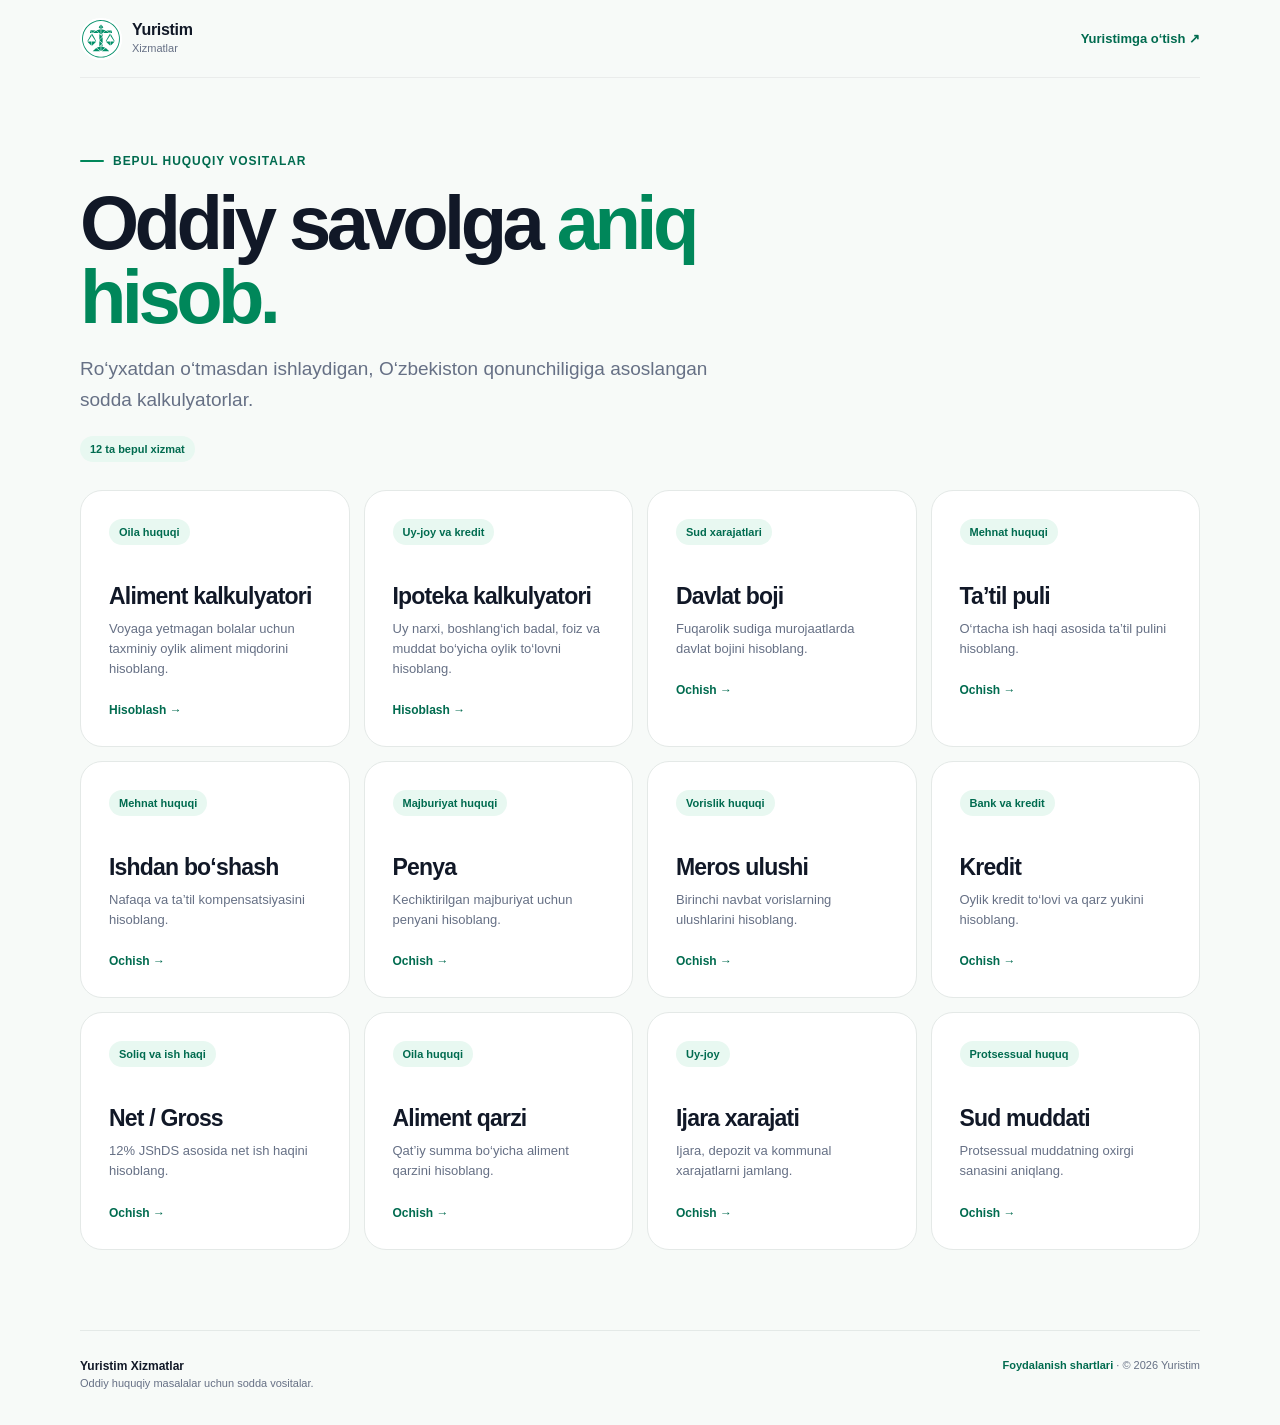
<file: index.html>
<!doctype html>
<html lang="uz">
<head>
  <meta charset="utf-8" />
  <meta name="viewport" content="width=device-width,initial-scale=1" />
  <meta name="theme-color" content="#00875A" />
  <title>Yuristim Xizmatlar</title>
  <meta name="description" content="O‘zbekiston qonunchiligiga asoslangan bepul va sodda yuridik kalkulyatorlar." />
  <link rel="canonical" href="https://xizmatlar.yuristim.pp.ua/" />
  <link rel="icon" href="/assets/yuristim-logo.svg" type="image/svg+xml" />
  <link rel="stylesheet" href="/styles.css" />
</head>
<body>
  <header class="site-header">
    <a class="brand" href="/" aria-label="Yuristim Xizmatlar">
      <img class="brand-logo" src="/assets/yuristim-logo.svg" alt="" /><span><b>Yuristim</b><small>Xizmatlar</small></span>
    </a>
    <a class="header-link" href="https://t.me/Yuristim_bot" target="_blank" rel="noreferrer">Yuristimga o‘tish <span aria-hidden="true">↗</span></a>
  </header>
  <main class="page-wrap home-wrap">
    <section class="hero home-hero">
      <div class="eyebrow"><span></span> Bepul huquqiy vositalar</div>
      <h1>Oddiy savolga <em>aniq hisob.</em></h1>
      <p>Ro‘yxatdan o‘tmasdan ishlaydigan, O‘zbekiston qonunchiligiga asoslangan sodda kalkulyatorlar.</p><span class="tool-count">12 ta bepul xizmat</span>
    </section>
    <section class="service-grid" aria-label="Xizmatlar">
      <a class="service-card" href="/aliment">
        <span class="service-badge">Oila huquqi</span>
        <h2>Aliment kalkulyatori</h2>
        <p>Voyaga yetmagan bolalar uchun taxminiy oylik aliment miqdorini hisoblang.</p>
        <span class="service-action">Hisoblash →</span>
      </a>
      <a class="service-card" href="/ipateka">
        <span class="service-badge">Uy-joy va kredit</span>
        <h2>Ipoteka kalkulyatori</h2>
        <p>Uy narxi, boshlang‘ich badal, foiz va muddat bo‘yicha oylik to‘lovni hisoblang.</p>
        <span class="service-action">Hisoblash →</span>
      </a>
      <a class="service-card" href="/davlat-boji"><span class="service-badge">Sud xarajatlari</span><h2>Davlat boji</h2><p>Fuqarolik sudiga murojaatlarda davlat bojini hisoblang.</p><span class="service-action">Ochish →</span></a>
      <a class="service-card" href="/tatil-puli"><span class="service-badge">Mehnat huquqi</span><h2>Ta’til puli</h2><p>O‘rtacha ish haqi asosida ta’til pulini hisoblang.</p><span class="service-action">Ochish →</span></a>
      <a class="service-card" href="/ishdan-boshash"><span class="service-badge">Mehnat huquqi</span><h2>Ishdan bo‘shash</h2><p>Nafaqa va ta’til kompensatsiyasini hisoblang.</p><span class="service-action">Ochish →</span></a>
      <a class="service-card" href="/penya"><span class="service-badge">Majburiyat huquqi</span><h2>Penya</h2><p>Kechiktirilgan majburiyat uchun penyani hisoblang.</p><span class="service-action">Ochish →</span></a>
      <a class="service-card" href="/meros"><span class="service-badge">Vorislik huquqi</span><h2>Meros ulushi</h2><p>Birinchi navbat vorislarning ulushlarini hisoblang.</p><span class="service-action">Ochish →</span></a>
      <a class="service-card" href="/kredit"><span class="service-badge">Bank va kredit</span><h2>Kredit</h2><p>Oylik kredit to‘lovi va qarz yukini hisoblang.</p><span class="service-action">Ochish →</span></a>
      <a class="service-card" href="/ish-haqi"><span class="service-badge">Soliq va ish haqi</span><h2>Net / Gross</h2><p>12% JShDS asosida net ish haqini hisoblang.</p><span class="service-action">Ochish →</span></a>
      <a class="service-card" href="/aliment-qarzi"><span class="service-badge">Oila huquqi</span><h2>Aliment qarzi</h2><p>Qat’iy summa bo‘yicha aliment qarzini hisoblang.</p><span class="service-action">Ochish →</span></a>
      <a class="service-card" href="/ijara"><span class="service-badge">Uy-joy</span><h2>Ijara xarajati</h2><p>Ijara, depozit va kommunal xarajatlarni jamlang.</p><span class="service-action">Ochish →</span></a>
      <a class="service-card" href="/sud-muddati"><span class="service-badge">Protsessual huquq</span><h2>Sud muddati</h2><p>Protsessual muddatning oxirgi sanasini aniqlang.</p><span class="service-action">Ochish →</span></a>
    </section>
  </main>
  <footer><div><b>Yuristim Xizmatlar</b><span>Oddiy huquqiy masalalar uchun sodda vositalar.</span></div><span><a class="footer-legal-link" href="/foydalanish-shartlari">Foydalanish shartlari</a> · © 2026 Yuristim</span></footer>
</body>
</html>
</file>
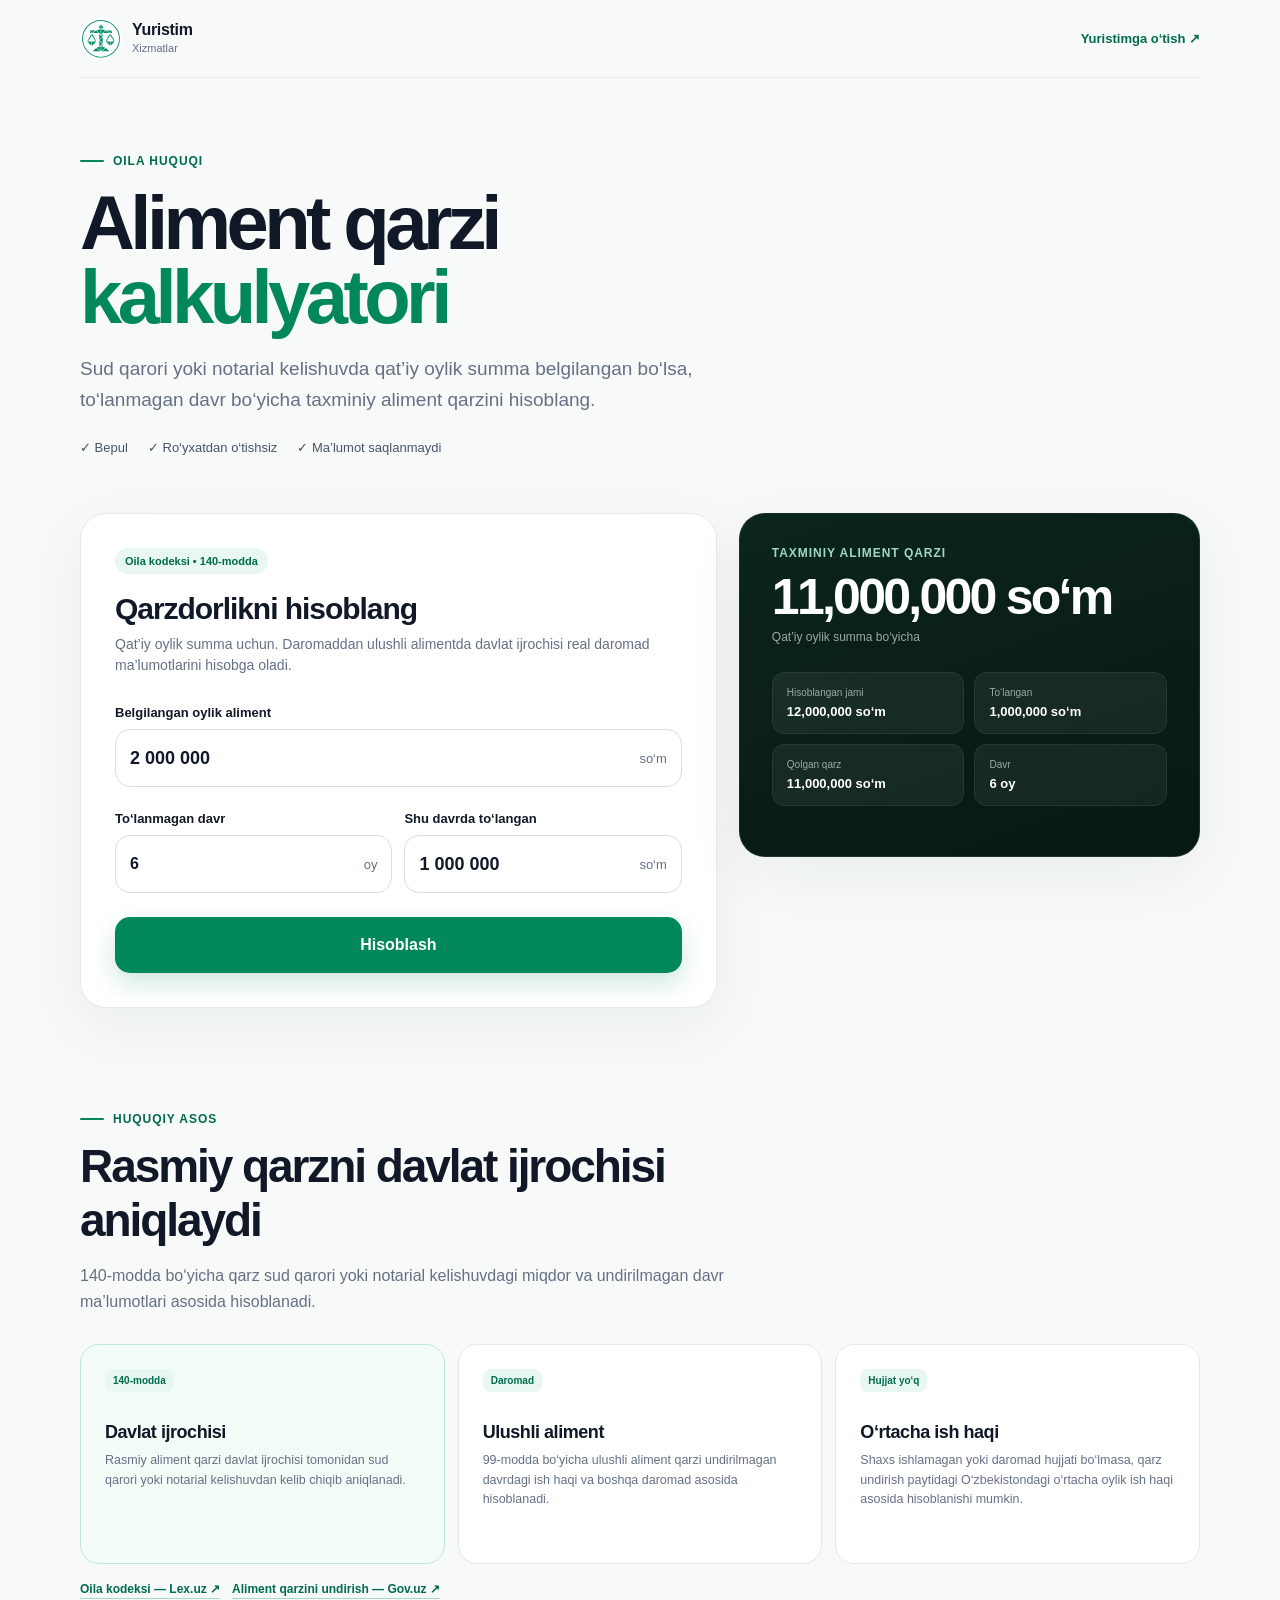
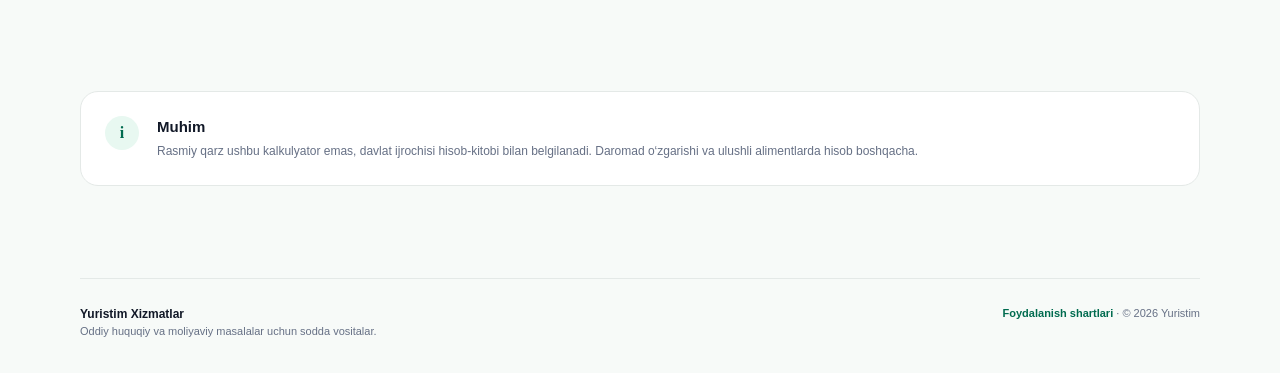
<file: aliment-qarzi.html>
<!doctype html><html lang="uz"><head><meta charset="utf-8"/><meta name="viewport" content="width=device-width,initial-scale=1"/><meta name="theme-color" content="#00875A"/><title>Aliment qarzdorligi kalkulyatori | Yuristim Xizmatlar</title><meta name="description" content="Sud qarori yoki notarial kelishuvda qat’iy oylik summa belgilangan bo‘lsa, to‘lanmagan davr bo‘yicha taxminiy aliment qarzini hisoblang."/><link rel="canonical" href="https://xizmatlar.yuristim.pp.ua/aliment-qarzi"/><meta property="og:title" content="Aliment qarzdorligi kalkulyatori — Yuristim Xizmatlar"/><meta property="og:description" content="Sud qarori yoki notarial kelishuvda qat’iy oylik summa belgilangan bo‘lsa, to‘lanmagan davr bo‘yicha taxminiy aliment qarzini hisoblang."/><meta property="og:url" content="https://xizmatlar.yuristim.pp.ua/aliment-qarzi"/><meta property="og:type" content="website"/><link rel="icon" href="/assets/yuristim-logo.svg" type="image/svg+xml"/><link rel="stylesheet" href="/styles.css"/><script defer src="/xizmatlar.js"></script></head><body data-tool="aliment-qarzi"><header class="site-header"><a class="brand" href="/" aria-label="Yuristim Xizmatlar"><img class="brand-logo" src="/assets/yuristim-logo.svg" alt="" /><span><b>Yuristim</b><small>Xizmatlar</small></span></a><a class="header-link" href="https://t.me/Yuristim_bot" target="_blank" rel="noreferrer">Yuristimga o‘tish <span aria-hidden="true">↗</span></a></header><main class="page-wrap"><section class="hero"><div class="eyebrow"><span></span>Oila huquqi</div><h1>Aliment qarzi <em>kalkulyatori</em></h1><p>Sud qarori yoki notarial kelishuvda qat’iy oylik summa belgilangan bo‘lsa, to‘lanmagan davr bo‘yicha taxminiy aliment qarzini hisoblang.</p><div class="hero-meta"><span>✓ Bepul</span><span>✓ Ro‘yxatdan o‘tishsiz</span><span>✓ Ma’lumot saqlanmaydi</span></div></section><section class="calculator-shell" aria-labelledby="calculator-title"><div class="calculator-card"><div class="card-kicker">Oila kodeksi • 140-modda</div><h2 id="calculator-title">Qarzdorlikni hisoblang</h2><p class="card-lead">Qat’iy oylik summa uchun. Daromaddan ulushli alimentda davlat ijrochisi real daromad ma’lumotlarini hisobga oladi.</p><form id="aliment-debt-form" class="calculator-form"><label class="field"><span>Belgilangan oylik aliment</span><div class="money-input"><input id="aliment-monthly" inputmode="numeric" autocomplete="off" value="2 000 000" /><span>so‘m</span></div></label><div class="dual-field"><label class="field"><span>To‘lanmagan davr</span><div class="money-input compact-input"><input id="aliment-months" inputmode="decimal" autocomplete="off" value="6" /><span>oy</span></div></label><label class="field"><span>Shu davrda to‘langan</span><div class="money-input"><input id="aliment-paid" inputmode="numeric" autocomplete="off" value="1 000 000" /><span>so‘m</span></div></label></div><button class="primary-button" type="submit">Hisoblash</button></form></div><aside class="result-card" aria-live="polite"><div class="result-label">Taxminiy aliment qarzi</div><div class="result-amount" id="aliment-debt-result">—</div><div class="result-caption">Qat’iy oylik summa bo‘yicha</div><div class="result-grid"><div><span>Hisoblangan jami</span><b id="aliment-accrued">—</b></div><div><span>To‘langan</span><b id="aliment-paid-out">—</b></div><div><span>Qolgan qarz</span><b id="aliment-balance">—</b></div><div><span>Davr</span><b id="aliment-period">—</b></div></div></aside></section><section class="legal-section"><div class="section-heading"><div class="eyebrow"><span></span>Huquqiy asos</div><h2>Rasmiy qarzni davlat ijrochisi aniqlaydi</h2><p>140-modda bo‘yicha qarz sud qarori yoki notarial kelishuvdagi miqdor va undirilmagan davr ma’lumotlari asosida hisoblanadi.</p></div><div class="law-grid"><article class="law-card featured"><span class="law-number">140-modda</span><h3>Davlat ijrochisi</h3><p>Rasmiy aliment qarzi davlat ijrochisi tomonidan sud qarori yoki notarial kelishuvdan kelib chiqib aniqlanadi.</p></article><article class="law-card"><span class="law-number">Daromad</span><h3>Ulushli aliment</h3><p>99-modda bo‘yicha ulushli aliment qarzi undirilmagan davrdagi ish haqi va boshqa daromad asosida hisoblanadi.</p></article><article class="law-card"><span class="law-number">Hujjat yo‘q</span><h3>O‘rtacha ish haqi</h3><p>Shaxs ishlamagan yoki daromad hujjati bo‘lmasa, qarz undirish paytidagi O‘zbekistondagi o‘rtacha oylik ish haqi asosida hisoblanishi mumkin.</p></article></div><div class="source-row"><a href="https://lex.uz/docs/-104720" target="_blank" rel="noreferrer">Oila kodeksi — Lex.uz ↗</a><a href="https://gov.uz/oz/advice/58/document/648" target="_blank" rel="noreferrer">Aliment qarzini undirish — Gov.uz ↗</a></div></section><section class="disclaimer"><div class="disclaimer-icon">i</div><div><h2>Muhim</h2><p>Rasmiy qarz ushbu kalkulyator emas, davlat ijrochisi hisob-kitobi bilan belgilanadi. Daromad o‘zgarishi va ulushli alimentlarda hisob boshqacha.</p></div></section></main><footer><div><b>Yuristim Xizmatlar</b><span>Oddiy huquqiy va moliyaviy masalalar uchun sodda vositalar.</span></div><span><a class="footer-legal-link" href="/foydalanish-shartlari">Foydalanish shartlari</a> · © 2026 Yuristim</span></footer></body></html>
</file>
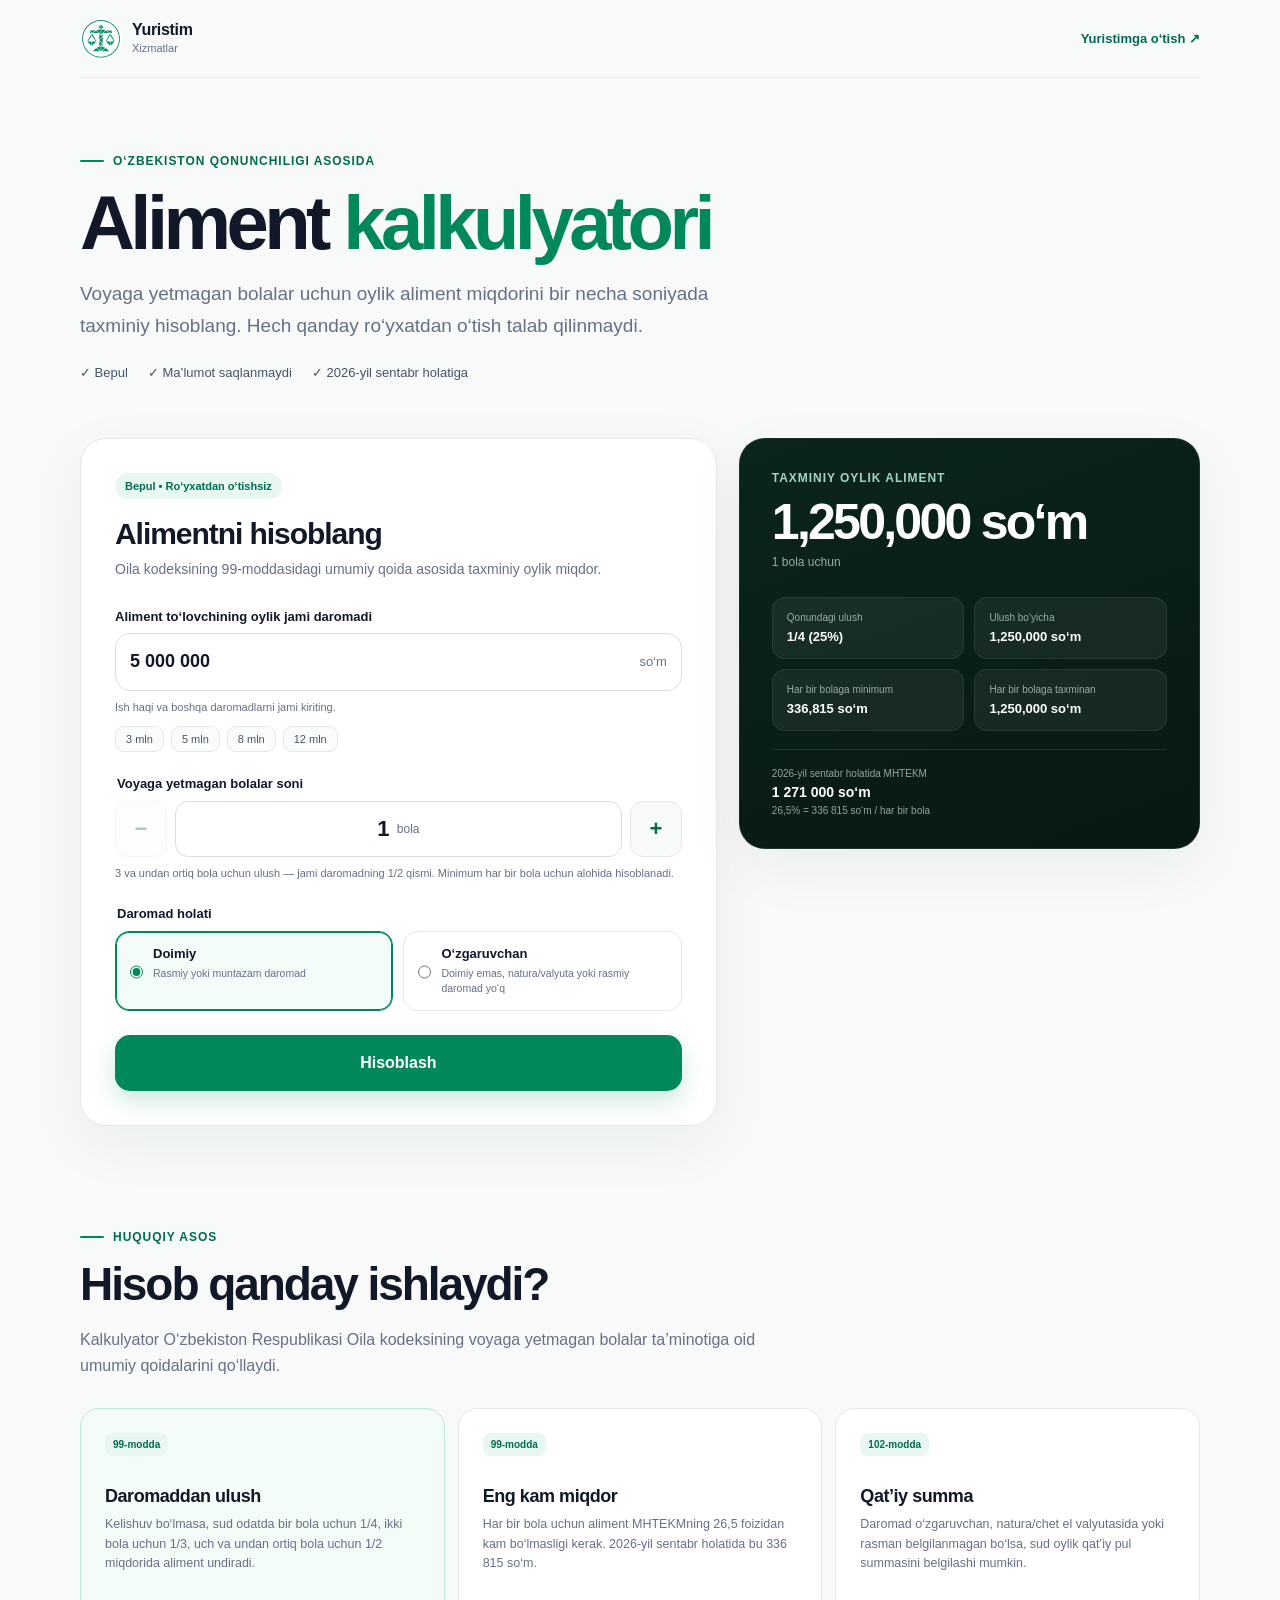
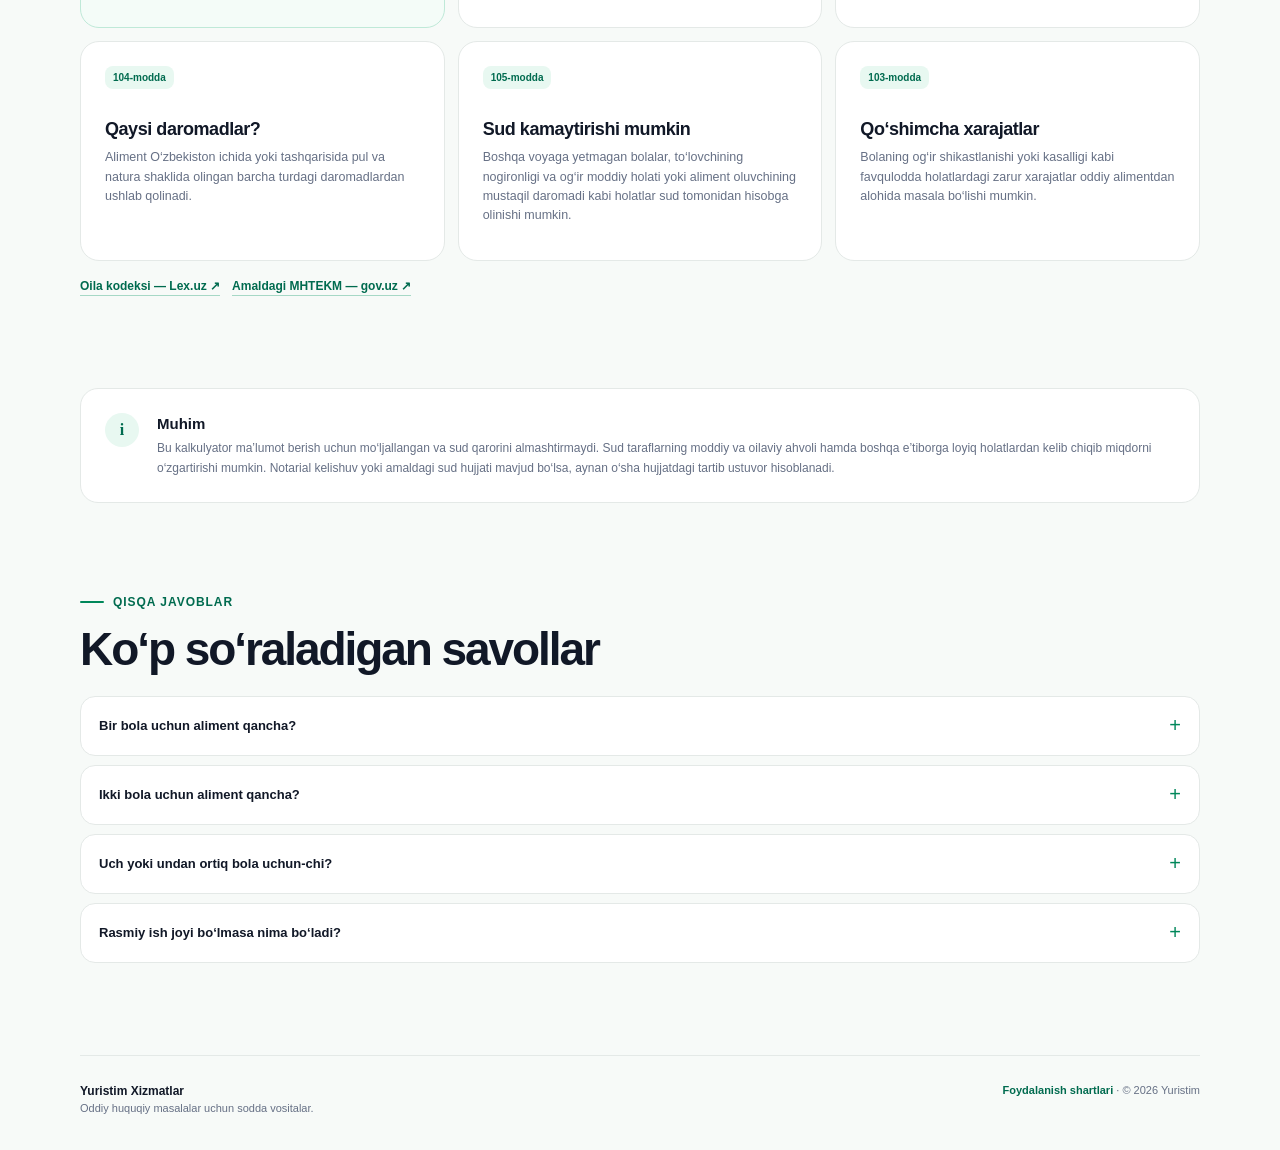
<file: aliment.html>
<!doctype html>
<html lang="uz">
<head>
  <meta charset="utf-8" />
  <meta name="viewport" content="width=device-width,initial-scale=1" />
  <meta name="theme-color" content="#00875A" />
  <title>Aliment kalkulyatori | Yuristim Xizmatlar</title>
  <meta name="description" content="O‘zbekiston Oila kodeksi asosida voyaga yetmagan bolalar uchun aliment miqdorini bepul va ro‘yxatdan o‘tmasdan taxminiy hisoblang." />
  <link rel="canonical" href="https://xizmatlar.yuristim.pp.ua/aliment" />
  <meta property="og:title" content="Aliment kalkulyatori — Yuristim Xizmatlar" />
  <meta property="og:description" content="Oila kodeksining 99-moddasi asosida taxminiy aliment hisob-kitobi." />
  <meta property="og:url" content="https://xizmatlar.yuristim.pp.ua/aliment" />
  <meta property="og:type" content="website" />
  <link rel="icon" href="/assets/yuristim-logo.svg" type="image/svg+xml" />
  <link rel="stylesheet" href="/styles.css" />
  <script defer src="/aliment.js"></script>
  <script type="application/ld+json">
  {
    "@context":"https://schema.org",
    "@type":"FAQPage",
    "mainEntity":[
      {"@type":"Question","name":"Bir bola uchun aliment qancha?","acceptedAnswer":{"@type":"Answer","text":"Umumiy qoida bo‘yicha oylik ish haqi va boshqa daromadning 1/4 qismi. Har bir bola uchun miqdor MHTEKMning 26,5 foizidan kam bo‘lmasligi kerak."}},
      {"@type":"Question","name":"Ikki bola uchun aliment qancha?","acceptedAnswer":{"@type":"Answer","text":"Umumiy qoida bo‘yicha oylik ish haqi va boshqa daromadning 1/3 qismi."}},
      {"@type":"Question","name":"Uch yoki undan ortiq bola uchun aliment qancha?","acceptedAnswer":{"@type":"Answer","text":"Umumiy qoida bo‘yicha oylik ish haqi va boshqa daromadning 1/2 qismi."}},
      {"@type":"Question","name":"Rasmiy ish joyi bo‘lmasa nima bo‘ladi?","acceptedAnswer":{"@type":"Answer","text":"Daromad doimiy bo‘lmasa, natura yoki chet el valyutasida olinsa yoxud rasmiy daromad bo‘lmasa, sud alimentni har oy to‘lanadigan qat’iy summada belgilashi mumkin."}}
    ]
  }
  </script>
</head>
<body>
  <header class="site-header">
    <a class="brand" href="/" aria-label="Yuristim Xizmatlar bosh sahifasi">
      <img class="brand-logo" src="/assets/yuristim-logo.svg" alt="" /><span><b>Yuristim</b><small>Xizmatlar</small></span>
    </a>
    <a class="header-link" href="https://t.me/Yuristim_bot" target="_blank" rel="noreferrer">Yuristimga o‘tish <span aria-hidden="true">↗</span></a>
  </header>

  <main class="page-wrap">
    <section class="hero">
      <div class="eyebrow"><span></span> O‘zbekiston qonunchiligi asosida</div>
      <h1>Aliment <em>kalkulyatori</em></h1>
      <p>Voyaga yetmagan bolalar uchun oylik aliment miqdorini bir necha soniyada taxminiy hisoblang. Hech qanday ro‘yxatdan o‘tish talab qilinmaydi.</p>
      <div class="hero-meta"><span>✓ Bepul</span><span>✓ Ma’lumot saqlanmaydi</span><span>✓ 2026-yil sentabr holatiga</span></div>
    </section>

    <section class="calculator-shell" aria-labelledby="calculator-title">
      <div class="calculator-card">
        <div class="card-kicker">Bepul • Ro‘yxatdan o‘tishsiz</div>
        <h2 id="calculator-title">Alimentni hisoblang</h2>
        <p class="card-lead">Oila kodeksining 99-moddasidagi umumiy qoida asosida taxminiy oylik miqdor.</p>

        <form id="aliment-form" class="calculator-form">
          <label class="field">
            <span>Aliment to‘lovchining oylik jami daromadi</span>
            <div class="money-input">
              <input id="income" inputmode="numeric" autocomplete="off" value="5 000 000" aria-describedby="income-help" placeholder="5 000 000" />
              <span>so‘m</span>
            </div>
            <small id="income-help">Ish haqi va boshqa daromadlarni jami kiriting.</small>
          </label>

          <div class="preset-row" aria-label="Daromad namunalar">
            <button type="button" class="preset" data-income="3000000">3 mln</button>
            <button type="button" class="preset" data-income="5000000">5 mln</button>
            <button type="button" class="preset" data-income="8000000">8 mln</button>
            <button type="button" class="preset" data-income="12000000">12 mln</button>
          </div>

          <fieldset class="field fieldset-reset">
            <legend>Voyaga yetmagan bolalar soni</legend>
            <div class="stepper" aria-label="Bolalar soni">
              <button id="child-minus" type="button" aria-label="Bolalar sonini kamaytirish">−</button>
              <div><strong id="child-count">1</strong><span>bola</span></div>
              <button id="child-plus" type="button" aria-label="Bolalar sonini oshirish">+</button>
            </div>
            <small>3 va undan ortiq bola uchun ulush — jami daromadning 1/2 qismi. Minimum har bir bola uchun alohida hisoblanadi.</small>
          </fieldset>

          <fieldset class="field fieldset-reset">
            <legend>Daromad holati</legend>
            <div class="radio-grid">
              <label class="radio-card selected" id="stable-card">
                <input type="radio" name="stability" value="stable" checked />
                <span><b>Doimiy</b><small>Rasmiy yoki muntazam daromad</small></span>
              </label>
              <label class="radio-card" id="irregular-card">
                <input type="radio" name="stability" value="irregular" />
                <span><b>O‘zgaruvchan</b><small>Doimiy emas, natura/valyuta yoki rasmiy daromad yo‘q</small></span>
              </label>
            </div>
          </fieldset>

          <button class="primary-button" type="submit">Hisoblash</button>
        </form>
      </div>

      <aside class="result-card" aria-live="polite">
        <div class="result-label">Taxminiy oylik aliment</div>
        <div class="result-amount" id="result-amount">—</div>
        <div class="result-caption" id="result-caption">Hisoblash uchun ma’lumotlarni kiriting</div>
        <div class="result-grid" id="result-grid" hidden>
          <div><span>Qonundagi ulush</span><b id="rate-label">—</b></div>
          <div><span>Ulush bo‘yicha</span><b id="share-amount">—</b></div>
          <div><span>Har bir bolaga minimum</span><b id="minimum-child">—</b></div>
          <div><span>Har bir bolaga taxminan</span><b id="per-child">—</b></div>
        </div>
        <div class="notice notice-amber" id="minimum-notice" hidden>
          <b>Minimum chegara qo‘llandi.</b>
          <span id="minimum-notice-text"></span>
        </div>
        <div class="notice" id="irregular-notice" hidden>
          <b>Qat’iy summa belgilanishi mumkin.</b>
          <span>Daromad o‘zgaruvchan, natura/chet el valyutasida bo‘lsa yoki rasmiy daromad bo‘lmasa, sud Oila kodeksining 102-moddasiga ko‘ra alimentni qat’iy summada belgilashi mumkin.</span>
        </div>
        <div class="minimum-box">
          <span>2026-yil sentabr holatida MHTEKM</span>
          <b>1 271 000 so‘m</b>
          <small>26,5% = 336 815 so‘m / har bir bola</small>
        </div>
      </aside>
    </section>

    <section class="legal-section">
      <div class="section-heading">
        <div class="eyebrow"><span></span> Huquqiy asos</div>
        <h2>Hisob qanday ishlaydi?</h2>
        <p>Kalkulyator O‘zbekiston Respublikasi Oila kodeksining voyaga yetmagan bolalar ta’minotiga oid umumiy qoidalarini qo‘llaydi.</p>
      </div>
      <div class="law-grid">
        <article class="law-card featured"><span class="law-number">99-modda</span><h3>Daromaddan ulush</h3><p>Kelishuv bo‘lmasa, sud odatda bir bola uchun 1/4, ikki bola uchun 1/3, uch va undan ortiq bola uchun 1/2 miqdorida aliment undiradi.</p></article>
        <article class="law-card"><span class="law-number">99-modda</span><h3>Eng kam miqdor</h3><p>Har bir bola uchun aliment MHTEKMning 26,5 foizidan kam bo‘lmasligi kerak. 2026-yil sentabr holatida bu 336 815 so‘m.</p></article>
        <article class="law-card"><span class="law-number">102-modda</span><h3>Qat’iy summa</h3><p>Daromad o‘zgaruvchan, natura/chet el valyutasida yoki rasman belgilanmagan bo‘lsa, sud oylik qat’iy pul summasini belgilashi mumkin.</p></article>
        <article class="law-card"><span class="law-number">104-modda</span><h3>Qaysi daromadlar?</h3><p>Aliment O‘zbekiston ichida yoki tashqarisida pul va natura shaklida olingan barcha turdagi daromadlardan ushlab qolinadi.</p></article>
        <article class="law-card"><span class="law-number">105-modda</span><h3>Sud kamaytirishi mumkin</h3><p>Boshqa voyaga yetmagan bolalar, to‘lovchining nogironligi va og‘ir moddiy holati yoki aliment oluvchining mustaqil daromadi kabi holatlar sud tomonidan hisobga olinishi mumkin.</p></article>
        <article class="law-card"><span class="law-number">103-modda</span><h3>Qo‘shimcha xarajatlar</h3><p>Bolaning og‘ir shikastlanishi yoki kasalligi kabi favqulodda holatlardagi zarur xarajatlar oddiy alimentdan alohida masala bo‘lishi mumkin.</p></article>
      </div>
      <div class="source-row">
        <a href="https://lex.uz/docs/-104720?ONDATE=12.09.2026%2002" target="_blank" rel="noreferrer">Oila kodeksi — Lex.uz ↗</a>
        <a href="https://gov.uz/oz/advice/NaN/document/2099" target="_blank" rel="noreferrer">Amaldagi MHTEKM — gov.uz ↗</a>
      </div>
    </section>

    <section class="disclaimer">
      <div class="disclaimer-icon" aria-hidden="true">i</div>
      <div><h2>Muhim</h2><p>Bu kalkulyator ma’lumot berish uchun mo‘ljallangan va sud qarorini almashtirmaydi. Sud taraflarning moddiy va oilaviy ahvoli hamda boshqa e’tiborga loyiq holatlardan kelib chiqib miqdorni o‘zgartirishi mumkin. Notarial kelishuv yoki amaldagi sud hujjati mavjud bo‘lsa, aynan o‘sha hujjatdagi tartib ustuvor hisoblanadi.</p></div>
    </section>

    <section class="faq-section">
      <div class="section-heading compact"><div class="eyebrow"><span></span> Qisqa javoblar</div><h2>Ko‘p so‘raladigan savollar</h2></div>
      <div class="faq-list">
        <details><summary>Bir bola uchun aliment qancha?<span>+</span></summary><p>Umumiy qoida bo‘yicha oylik ish haqi va boshqa daromadning 1/4 qismi. Har bir bola uchun miqdor MHTEKMning 26,5 foizidan kam bo‘lmasligi kerak.</p></details>
        <details><summary>Ikki bola uchun aliment qancha?<span>+</span></summary><p>Umumiy qoida bo‘yicha oylik ish haqi va boshqa daromadning 1/3 qismi.</p></details>
        <details><summary>Uch yoki undan ortiq bola uchun-chi?<span>+</span></summary><p>Umumiy qoida bo‘yicha oylik ish haqi va boshqa daromadning 1/2 qismi.</p></details>
        <details><summary>Rasmiy ish joyi bo‘lmasa nima bo‘ladi?<span>+</span></summary><p>Daromad doimiy bo‘lmasa, natura yoki chet el valyutasida olinsa yoxud rasmiy daromad bo‘lmasa, sud alimentni har oy to‘lanadigan qat’iy summada belgilashi mumkin.</p></details>
      </div>
    </section>
  </main>

  <footer><div><b>Yuristim Xizmatlar</b><span>Oddiy huquqiy masalalar uchun sodda vositalar.</span></div><span><a class="footer-legal-link" href="/foydalanish-shartlari">Foydalanish shartlari</a> · © 2026 Yuristim</span></footer>
</body>
</html>
</file>
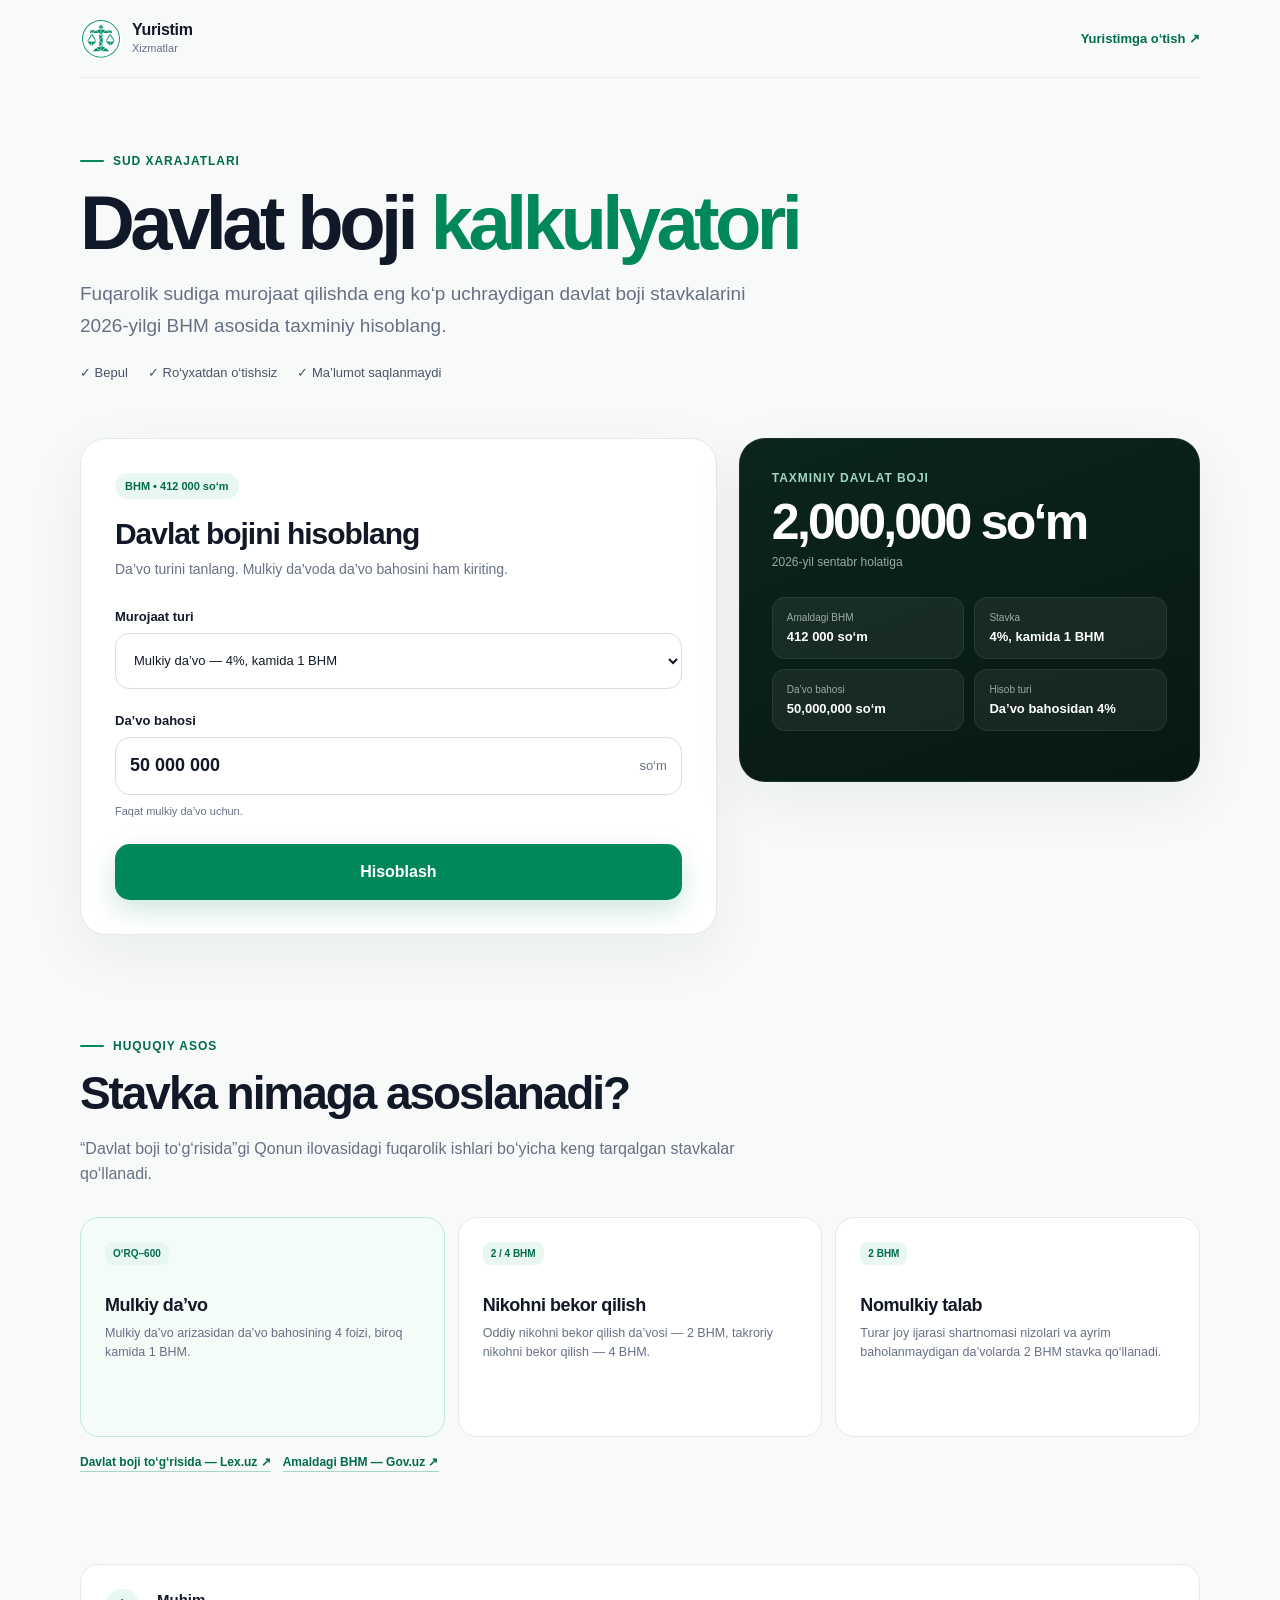
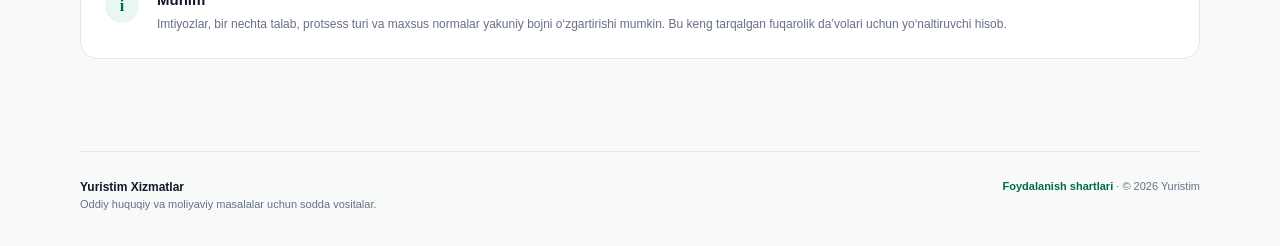
<file: davlat-boji.html>
<!doctype html><html lang="uz"><head><meta charset="utf-8"/><meta name="viewport" content="width=device-width,initial-scale=1"/><meta name="theme-color" content="#00875A"/><title>Davlat boji kalkulyatori | Yuristim Xizmatlar</title><meta name="description" content="Fuqarolik sudiga murojaat qilishda eng ko‘p uchraydigan davlat boji stavkalarini 2026-yilgi BHM asosida taxminiy hisoblang."/><link rel="canonical" href="https://xizmatlar.yuristim.pp.ua/davlat-boji"/><meta property="og:title" content="Davlat boji kalkulyatori — Yuristim Xizmatlar"/><meta property="og:description" content="Fuqarolik sudiga murojaat qilishda eng ko‘p uchraydigan davlat boji stavkalarini 2026-yilgi BHM asosida taxminiy hisoblang."/><meta property="og:url" content="https://xizmatlar.yuristim.pp.ua/davlat-boji"/><meta property="og:type" content="website"/><link rel="icon" href="/assets/yuristim-logo.svg" type="image/svg+xml"/><link rel="stylesheet" href="/styles.css"/><script defer src="/xizmatlar.js"></script></head><body data-tool="davlat-boji"><header class="site-header"><a class="brand" href="/" aria-label="Yuristim Xizmatlar"><img class="brand-logo" src="/assets/yuristim-logo.svg" alt="" /><span><b>Yuristim</b><small>Xizmatlar</small></span></a><a class="header-link" href="https://t.me/Yuristim_bot" target="_blank" rel="noreferrer">Yuristimga o‘tish <span aria-hidden="true">↗</span></a></header><main class="page-wrap"><section class="hero"><div class="eyebrow"><span></span>Sud xarajatlari</div><h1>Davlat boji <em>kalkulyatori</em></h1><p>Fuqarolik sudiga murojaat qilishda eng ko‘p uchraydigan davlat boji stavkalarini 2026-yilgi BHM asosida taxminiy hisoblang.</p><div class="hero-meta"><span>✓ Bepul</span><span>✓ Ro‘yxatdan o‘tishsiz</span><span>✓ Ma’lumot saqlanmaydi</span></div></section><section class="calculator-shell" aria-labelledby="calculator-title"><div class="calculator-card"><div class="card-kicker">BHM • 412 000 so‘m</div><h2 id="calculator-title">Davlat bojini hisoblang</h2><p class="card-lead">Da’vo turini tanlang. Mulkiy da’voda da’vo bahosini ham kiriting.</p><form id="davlat-boji-form" class="calculator-form"><label class="field"><span>Murojaat turi</span><select id="duty-type" class="select-input"><option value="property">Mulkiy da’vo — 4%, kamida 1 BHM</option><option value="divorce">Nikohni bekor qilish — 2 BHM</option><option value="repeat-divorce">Takroriy nikohni bekor qilish — 4 BHM</option><option value="nonproperty">Nomulkiy / turar joy ijarasi nizosi — 2 BHM</option><option value="separate">Alohida tartibda ko‘riladigan ish — 1 BHM</option></select></label><label class="field"><span>Da’vo bahosi</span><div class="money-input"><input id="claim-amount" inputmode="numeric" autocomplete="off" value="50 000 000" /><span>so‘m</span></div><small>Faqat mulkiy da’vo uchun.</small></label><button class="primary-button" type="submit">Hisoblash</button></form></div><aside class="result-card" aria-live="polite"><div class="result-label">Taxminiy davlat boji</div><div class="result-amount" id="duty-result">—</div><div class="result-caption">2026-yil sentabr holatiga</div><div class="result-grid"><div><span>Amaldagi BHM</span><b>412 000 so‘m</b></div><div><span>Stavka</span><b id="duty-rate">—</b></div><div><span>Da’vo bahosi</span><b id="duty-claim">—</b></div><div><span>Hisob turi</span><b id="duty-method">—</b></div></div></aside></section><section class="legal-section"><div class="section-heading"><div class="eyebrow"><span></span>Huquqiy asos</div><h2>Stavka nimaga asoslanadi?</h2><p>“Davlat boji to‘g‘risida”gi Qonun ilovasidagi fuqarolik ishlari bo‘yicha keng tarqalgan stavkalar qo‘llanadi.</p></div><div class="law-grid"><article class="law-card featured"><span class="law-number">O‘RQ–600</span><h3>Mulkiy da’vo</h3><p>Mulkiy da’vo arizasidan da’vo bahosining 4 foizi, biroq kamida 1 BHM.</p></article><article class="law-card"><span class="law-number">2 / 4 BHM</span><h3>Nikohni bekor qilish</h3><p>Oddiy nikohni bekor qilish da’vosi — 2 BHM, takroriy nikohni bekor qilish — 4 BHM.</p></article><article class="law-card"><span class="law-number">2 BHM</span><h3>Nomulkiy talab</h3><p>Turar joy ijarasi shartnomasi nizolari va ayrim baholanmaydigan da’volarda 2 BHM stavka qo‘llanadi.</p></article></div><div class="source-row"><a href="https://lex.uz/docs/-4680944" target="_blank" rel="noreferrer">Davlat boji to‘g‘risida — Lex.uz ↗</a><a href="https://gov.uz/oz/advice/NaN/document/2099" target="_blank" rel="noreferrer">Amaldagi BHM — Gov.uz ↗</a></div></section><section class="disclaimer"><div class="disclaimer-icon">i</div><div><h2>Muhim</h2><p>Imtiyozlar, bir nechta talab, protsess turi va maxsus normalar yakuniy bojni o‘zgartirishi mumkin. Bu keng tarqalgan fuqarolik da’volari uchun yo‘naltiruvchi hisob.</p></div></section></main><footer><div><b>Yuristim Xizmatlar</b><span>Oddiy huquqiy va moliyaviy masalalar uchun sodda vositalar.</span></div><span><a class="footer-legal-link" href="/foydalanish-shartlari">Foydalanish shartlari</a> · © 2026 Yuristim</span></footer></body></html>
</file>
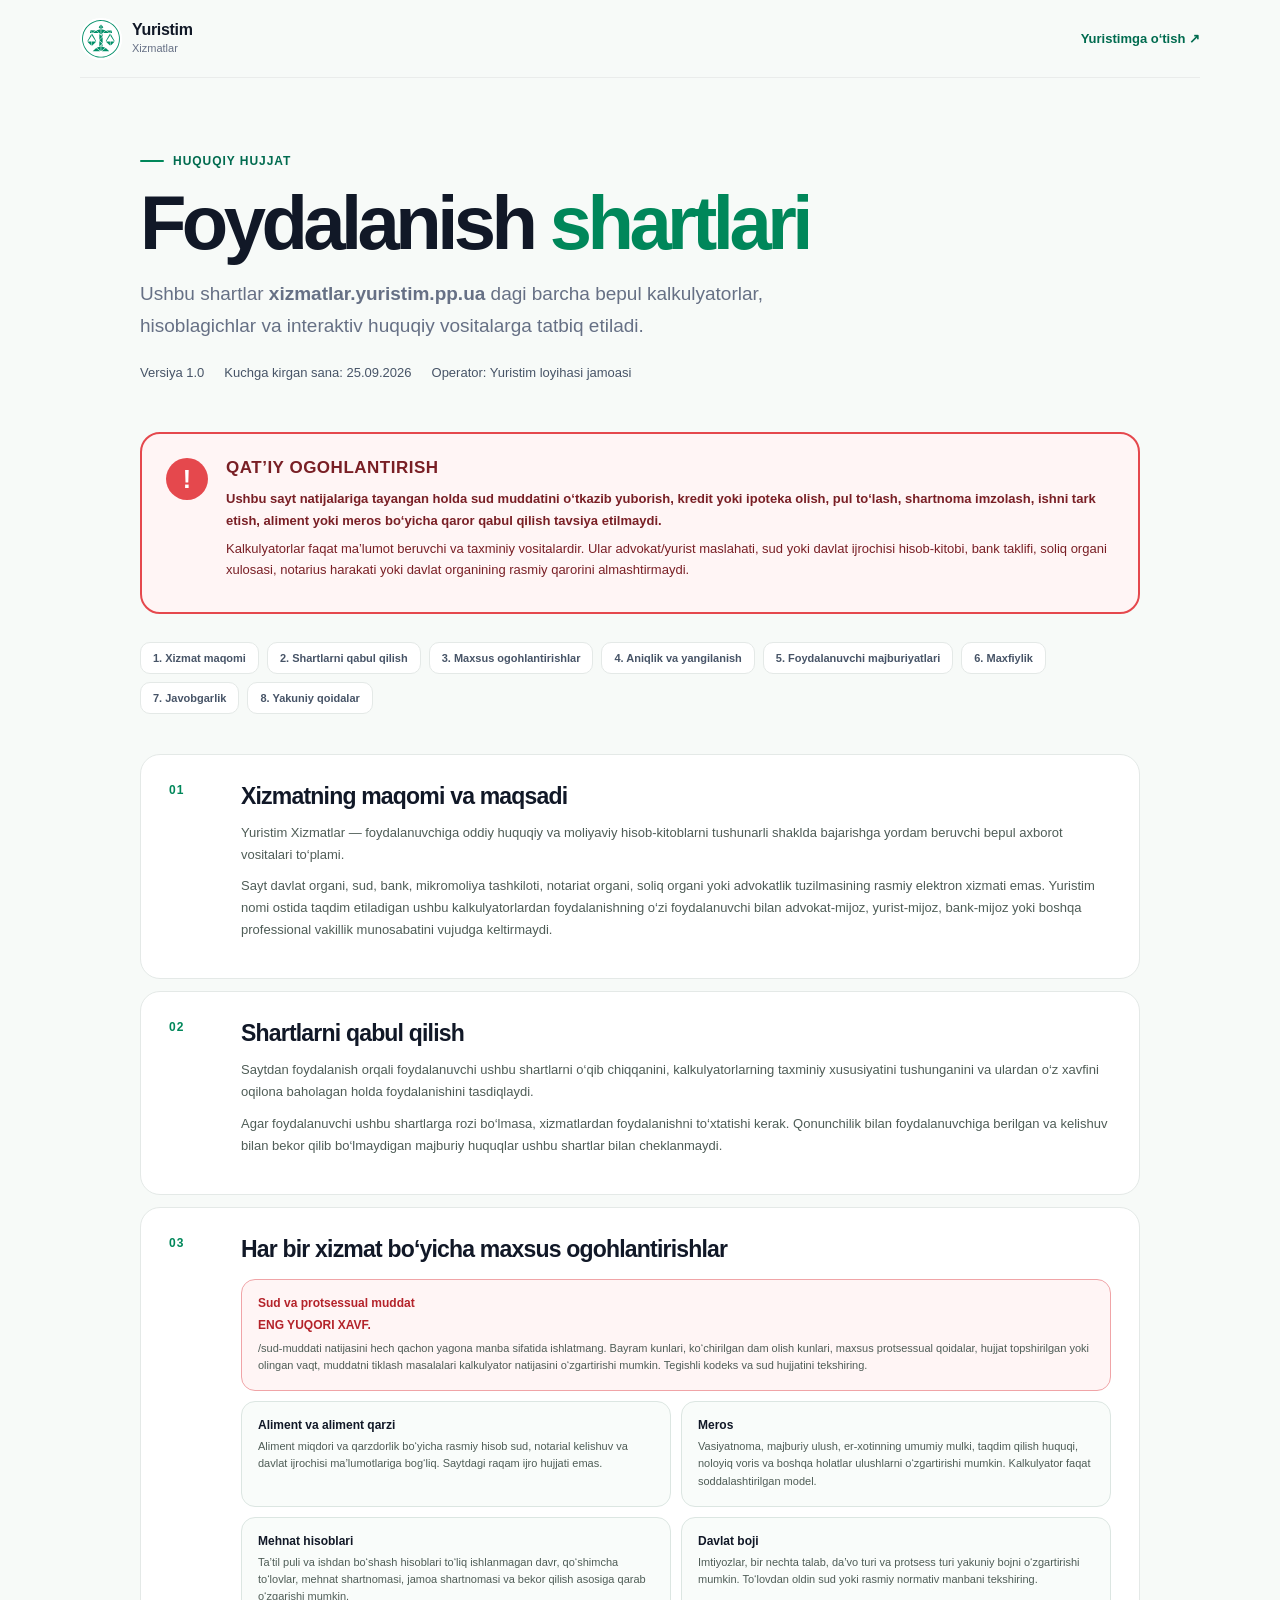
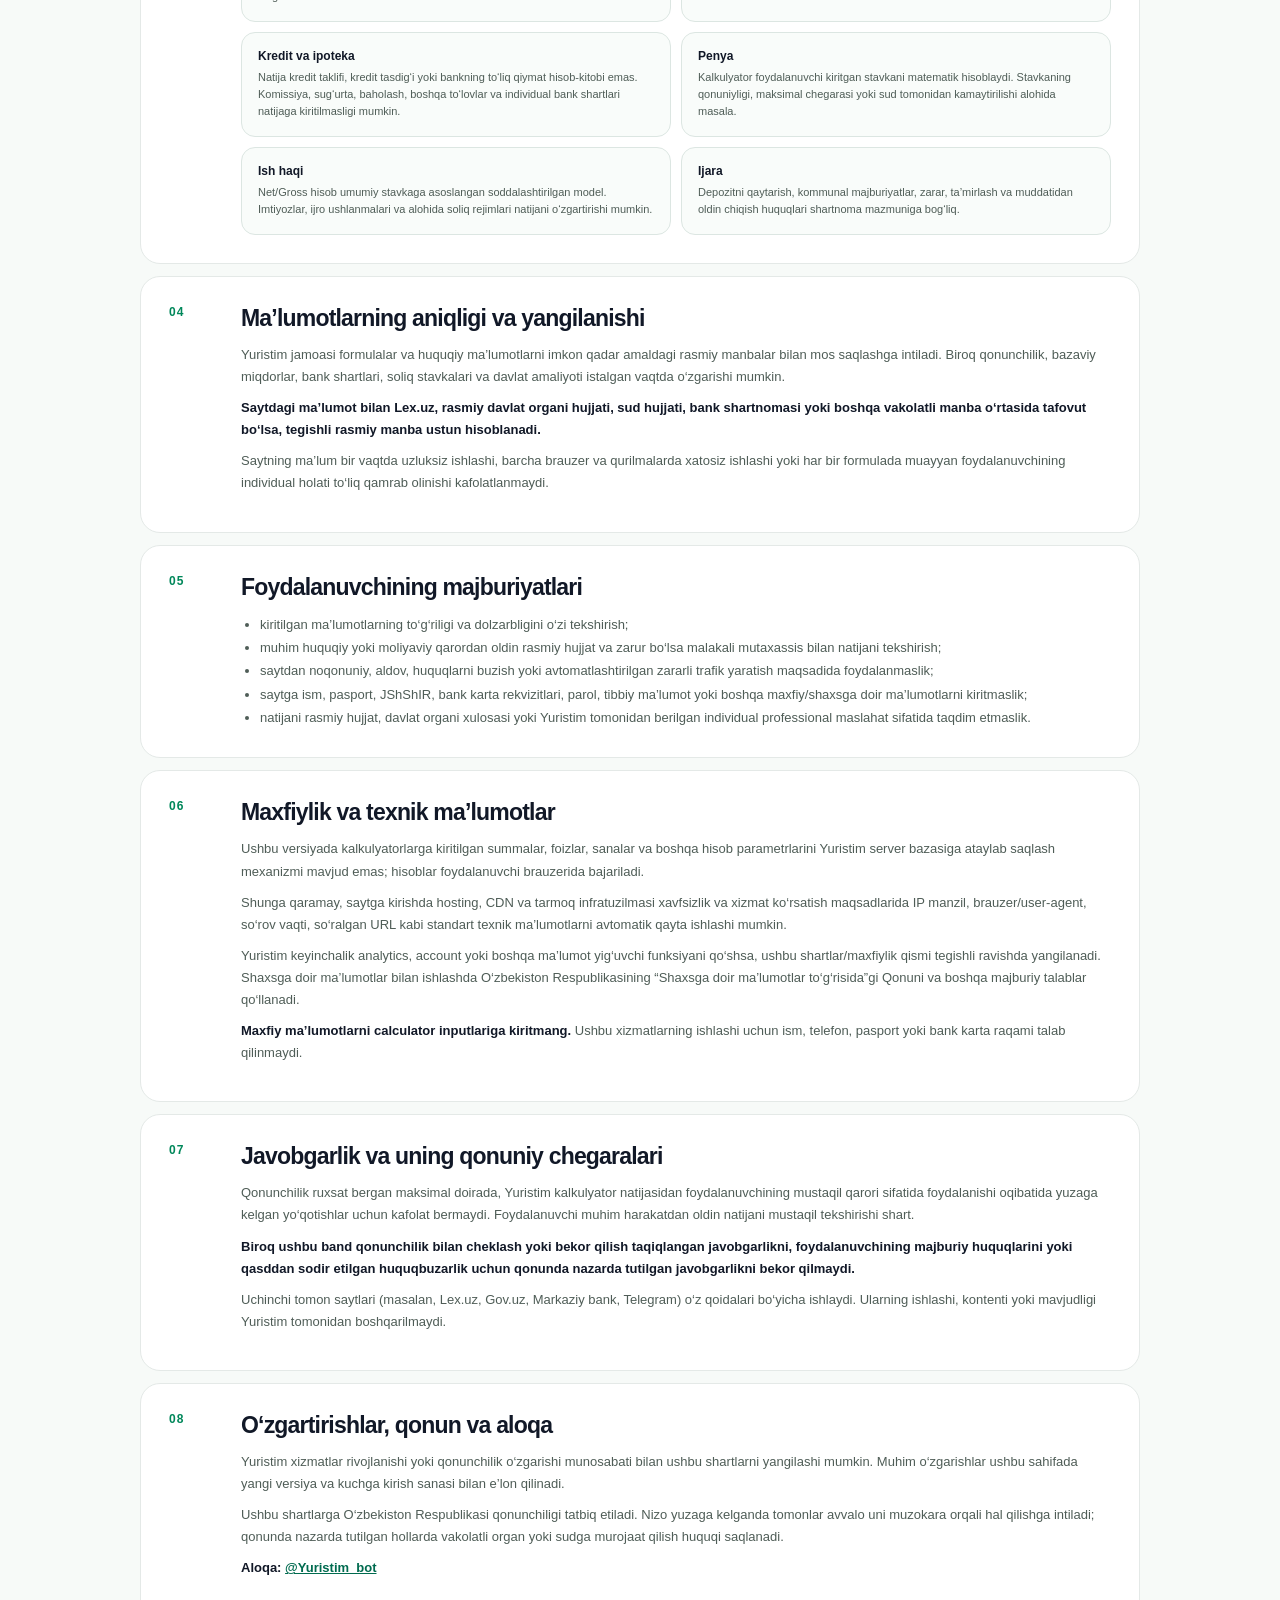
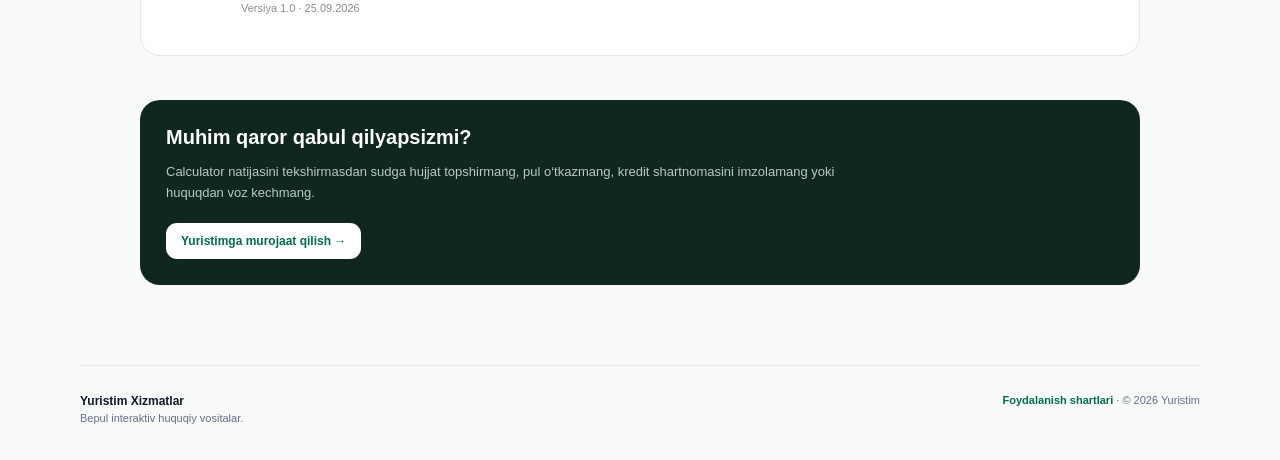
<file: foydalanish-shartlari.html>
<!doctype html>
<html lang="uz">
<head>
  <meta charset="utf-8" />
  <meta name="viewport" content="width=device-width,initial-scale=1" />
  <meta name="theme-color" content="#00875A" />
  <title>Foydalanish shartlari | Yuristim Xizmatlar</title>
  <meta name="description" content="Yuristim Xizmatlar bepul kalkulyatorlari va interaktiv vositalaridan foydalanish shartlari, muhim ogohlantirishlar va maxfiylik qoidalari." />
  <link rel="canonical" href="https://xizmatlar.yuristim.pp.ua/foydalanish-shartlari" />
  <meta property="og:title" content="Foydalanish shartlari — Yuristim Xizmatlar" />
  <meta property="og:description" content="Yuristim Xizmatlar uchun majburiy foydalanish qoidalari va qat’iy ogohlantirishlar." />
  <meta property="og:url" content="https://xizmatlar.yuristim.pp.ua/foydalanish-shartlari" />
  <meta property="og:type" content="website" />
  <link rel="icon" href="/assets/yuristim-logo.svg" type="image/svg+xml" />
  <link rel="stylesheet" href="/styles.css" />
</head>
<body>
  <header class="site-header">
    <a class="brand" href="/" aria-label="Yuristim Xizmatlar bosh sahifasi">
      <img class="brand-logo" src="/assets/yuristim-logo.svg" alt="" />
      <span><b>Yuristim</b><small>Xizmatlar</small></span>
    </a>
    <a class="header-link" href="https://t.me/Yuristim_bot" target="_blank" rel="noreferrer">Yuristimga o‘tish <span aria-hidden="true">↗</span></a>
  </header>

  <main class="page-wrap terms-wrap">
    <section class="hero terms-hero">
      <div class="eyebrow"><span></span> Huquqiy hujjat</div>
      <h1>Foydalanish <em>shartlari</em></h1>
      <p>Ushbu shartlar <b>xizmatlar.yuristim.pp.ua</b> dagi barcha bepul kalkulyatorlar, hisoblagichlar va interaktiv huquqiy vositalarga tatbiq etiladi.</p>
      <div class="hero-meta"><span>Versiya 1.0</span><span>Kuchga kirgan sana: 25.09.2026</span><span>Operator: Yuristim loyihasi jamoasi</span></div>
    </section>

    <section class="terms-alert" role="alert" aria-labelledby="critical-warning">
      <div class="terms-alert-icon">!</div>
      <div>
        <h2 id="critical-warning">QAT’IY OGOHLANTIRISH</h2>
        <p><b>Ushbu sayt natijalariga tayangan holda sud muddatini o‘tkazib yuborish, kredit yoki ipoteka olish, pul to‘lash, shartnoma imzolash, ishni tark etish, aliment yoki meros bo‘yicha qaror qabul qilish tavsiya etilmaydi.</b></p>
        <p>Kalkulyatorlar faqat ma’lumot beruvchi va taxminiy vositalardir. Ular advokat/yurist maslahati, sud yoki davlat ijrochisi hisob-kitobi, bank taklifi, soliq organi xulosasi, notarius harakati yoki davlat organining rasmiy qarorini almashtirmaydi.</p>
      </div>
    </section>

    <nav class="terms-nav" aria-label="Shartlar bo‘limlari">
      <a href="#status">1. Xizmat maqomi</a><a href="#qabul">2. Shartlarni qabul qilish</a><a href="#ogohlantirish">3. Maxsus ogohlantirishlar</a><a href="#aniqlik">4. Aniqlik va yangilanish</a><a href="#majburiyat">5. Foydalanuvchi majburiyatlari</a><a href="#maxfiylik">6. Maxfiylik</a><a href="#javobgarlik">7. Javobgarlik</a><a href="#yakuniy">8. Yakuniy qoidalar</a>
    </nav>

    <article class="terms-document">
      <section id="status" class="terms-section">
        <span class="terms-number">01</span>
        <div>
          <h2>Xizmatning maqomi va maqsadi</h2>
          <p>Yuristim Xizmatlar — foydalanuvchiga oddiy huquqiy va moliyaviy hisob-kitoblarni tushunarli shaklda bajarishga yordam beruvchi bepul axborot vositalari to‘plami.</p>
          <p>Sayt davlat organi, sud, bank, mikromoliya tashkiloti, notariat organi, soliq organi yoki advokatlik tuzilmasining rasmiy elektron xizmati emas. Yuristim nomi ostida taqdim etiladigan ushbu kalkulyatorlardan foydalanishning o‘zi foydalanuvchi bilan advokat-mijoz, yurist-mijoz, bank-mijoz yoki boshqa professional vakillik munosabatini vujudga keltirmaydi.</p>
        </div>
      </section>

      <section id="qabul" class="terms-section">
        <span class="terms-number">02</span>
        <div>
          <h2>Shartlarni qabul qilish</h2>
          <p>Saytdan foydalanish orqali foydalanuvchi ushbu shartlarni o‘qib chiqqanini, kalkulyatorlarning taxminiy xususiyatini tushunganini va ulardan o‘z xavfini oqilona baholagan holda foydalanishini tasdiqlaydi.</p>
          <p>Agar foydalanuvchi ushbu shartlarga rozi bo‘lmasa, xizmatlardan foydalanishni to‘xtatishi kerak. Qonunchilik bilan foydalanuvchiga berilgan va kelishuv bilan bekor qilib bo‘lmaydigan majburiy huquqlar ushbu shartlar bilan cheklanmaydi.</p>
        </div>
      </section>

      <section id="ogohlantirish" class="terms-section">
        <span class="terms-number">03</span>
        <div>
          <h2>Har bir xizmat bo‘yicha maxsus ogohlantirishlar</h2>
          <div class="warning-grid">
            <div class="warning-card danger"><b>Sud va protsessual muddat</b><p><b>ENG YUQORI XAVF.</b> /sud-muddati natijasini hech qachon yagona manba sifatida ishlatmang. Bayram kunlari, ko‘chirilgan dam olish kunlari, maxsus protsessual qoidalar, hujjat topshirilgan yoki olingan vaqt, muddatni tiklash masalalari kalkulyator natijasini o‘zgartirishi mumkin. Tegishli kodeks va sud hujjatini tekshiring.</p></div>
            <div class="warning-card"><b>Aliment va aliment qarzi</b><p>Aliment miqdori va qarzdorlik bo‘yicha rasmiy hisob sud, notarial kelishuv va davlat ijrochisi ma’lumotlariga bog‘liq. Saytdagi raqam ijro hujjati emas.</p></div>
            <div class="warning-card"><b>Meros</b><p>Vasiyatnoma, majburiy ulush, er-xotinning umumiy mulki, taqdim qilish huquqi, noloyiq voris va boshqa holatlar ulushlarni o‘zgartirishi mumkin. Kalkulyator faqat soddalashtirilgan model.</p></div>
            <div class="warning-card"><b>Mehnat hisoblari</b><p>Ta’til puli va ishdan bo‘shash hisoblari to‘liq ishlanmagan davr, qo‘shimcha to‘lovlar, mehnat shartnomasi, jamoa shartnomasi va bekor qilish asosiga qarab o‘zgarishi mumkin.</p></div>
            <div class="warning-card"><b>Davlat boji</b><p>Imtiyozlar, bir nechta talab, da’vo turi va protsess turi yakuniy bojni o‘zgartirishi mumkin. To‘lovdan oldin sud yoki rasmiy normativ manbani tekshiring.</p></div>
            <div class="warning-card"><b>Kredit va ipoteka</b><p>Natija kredit taklifi, kredit tasdig‘i yoki bankning to‘liq qiymat hisob-kitobi emas. Komissiya, sug‘urta, baholash, boshqa to‘lovlar va individual bank shartlari natijaga kiritilmasligi mumkin.</p></div>
            <div class="warning-card"><b>Penya</b><p>Kalkulyator foydalanuvchi kiritgan stavkani matematik hisoblaydi. Stavkaning qonuniyligi, maksimal chegarasi yoki sud tomonidan kamaytirilishi alohida masala.</p></div>
            <div class="warning-card"><b>Ish haqi</b><p>Net/Gross hisob umumiy stavkaga asoslangan soddalashtirilgan model. Imtiyozlar, ijro ushlanmalari va alohida soliq rejimlari natijani o‘zgartirishi mumkin.</p></div>
            <div class="warning-card"><b>Ijara</b><p>Depozitni qaytarish, kommunal majburiyatlar, zarar, ta’mirlash va muddatidan oldin chiqish huquqlari shartnoma mazmuniga bog‘liq.</p></div>
          </div>
        </div>
      </section>

      <section id="aniqlik" class="terms-section">
        <span class="terms-number">04</span>
        <div>
          <h2>Ma’lumotlarning aniqligi va yangilanishi</h2>
          <p>Yuristim jamoasi formulalar va huquqiy ma’lumotlarni imkon qadar amaldagi rasmiy manbalar bilan mos saqlashga intiladi. Biroq qonunchilik, bazaviy miqdorlar, bank shartlari, soliq stavkalari va davlat amaliyoti istalgan vaqtda o‘zgarishi mumkin.</p>
          <p><b>Saytdagi ma’lumot bilan Lex.uz, rasmiy davlat organi hujjati, sud hujjati, bank shartnomasi yoki boshqa vakolatli manba o‘rtasida tafovut bo‘lsa, tegishli rasmiy manba ustun hisoblanadi.</b></p>
          <p>Saytning ma’lum bir vaqtda uzluksiz ishlashi, barcha brauzer va qurilmalarda xatosiz ishlashi yoki har bir formulada muayyan foydalanuvchining individual holati to‘liq qamrab olinishi kafolatlanmaydi.</p>
        </div>
      </section>

      <section id="majburiyat" class="terms-section">
        <span class="terms-number">05</span>
        <div>
          <h2>Foydalanuvchining majburiyatlari</h2>
          <ul class="terms-list">
            <li>kiritilgan ma’lumotlarning to‘g‘riligi va dolzarbligini o‘zi tekshirish;</li>
            <li>muhim huquqiy yoki moliyaviy qarordan oldin rasmiy hujjat va zarur bo‘lsa malakali mutaxassis bilan natijani tekshirish;</li>
            <li>saytdan noqonuniy, aldov, huquqlarni buzish yoki avtomatlashtirilgan zararli trafik yaratish maqsadida foydalanmaslik;</li>
            <li>saytga ism, pasport, JShShIR, bank karta rekvizitlari, parol, tibbiy ma’lumot yoki boshqa maxfiy/shaxsga doir ma’lumotlarni kiritmaslik;</li>
            <li>natijani rasmiy hujjat, davlat organi xulosasi yoki Yuristim tomonidan berilgan individual professional maslahat sifatida taqdim etmaslik.</li>
          </ul>
        </div>
      </section>

      <section id="maxfiylik" class="terms-section">
        <span class="terms-number">06</span>
        <div>
          <h2>Maxfiylik va texnik ma’lumotlar</h2>
          <p>Ushbu versiyada kalkulyatorlarga kiritilgan summalar, foizlar, sanalar va boshqa hisob parametrlarini Yuristim server bazasiga ataylab saqlash mexanizmi mavjud emas; hisoblar foydalanuvchi brauzerida bajariladi.</p>
          <p>Shunga qaramay, saytga kirishda hosting, CDN va tarmoq infratuzilmasi xavfsizlik va xizmat ko‘rsatish maqsadlarida IP manzil, brauzer/user-agent, so‘rov vaqti, so‘ralgan URL kabi standart texnik ma’lumotlarni avtomatik qayta ishlashi mumkin.</p>
          <p>Yuristim keyinchalik analytics, account yoki boshqa ma’lumot yig‘uvchi funksiyani qo‘shsa, ushbu shartlar/maxfiylik qismi tegishli ravishda yangilanadi. Shaxsga doir ma’lumotlar bilan ishlashda O‘zbekiston Respublikasining “Shaxsga doir ma’lumotlar to‘g‘risida”gi Qonuni va boshqa majburiy talablar qo‘llanadi.</p>
          <p><b>Maxfiy ma’lumotlarni calculator inputlariga kiritmang.</b> Ushbu xizmatlarning ishlashi uchun ism, telefon, pasport yoki bank karta raqami talab qilinmaydi.</p>
        </div>
      </section>

      <section id="javobgarlik" class="terms-section">
        <span class="terms-number">07</span>
        <div>
          <h2>Javobgarlik va uning qonuniy chegaralari</h2>
          <p>Qonunchilik ruxsat bergan maksimal doirada, Yuristim kalkulyator natijasidan foydalanuvchining mustaqil qarori sifatida foydalanishi oqibatida yuzaga kelgan yo‘qotishlar uchun kafolat bermaydi. Foydalanuvchi muhim harakatdan oldin natijani mustaqil tekshirishi shart.</p>
          <p><b>Biroq ushbu band qonunchilik bilan cheklash yoki bekor qilish taqiqlangan javobgarlikni, foydalanuvchining majburiy huquqlarini yoki qasddan sodir etilgan huquqbuzarlik uchun qonunda nazarda tutilgan javobgarlikni bekor qilmaydi.</b></p>
          <p>Uchinchi tomon saytlari (masalan, Lex.uz, Gov.uz, Markaziy bank, Telegram) o‘z qoidalari bo‘yicha ishlaydi. Ularning ishlashi, kontenti yoki mavjudligi Yuristim tomonidan boshqarilmaydi.</p>
        </div>
      </section>

      <section id="yakuniy" class="terms-section">
        <span class="terms-number">08</span>
        <div>
          <h2>O‘zgartirishlar, qonun va aloqa</h2>
          <p>Yuristim xizmatlar rivojlanishi yoki qonunchilik o‘zgarishi munosabati bilan ushbu shartlarni yangilashi mumkin. Muhim o‘zgarishlar ushbu sahifada yangi versiya va kuchga kirish sanasi bilan e’lon qilinadi.</p>
          <p>Ushbu shartlarga O‘zbekiston Respublikasi qonunchiligi tatbiq etiladi. Nizo yuzaga kelganda tomonlar avvalo uni muzokara orqali hal qilishga intiladi; qonunda nazarda tutilgan hollarda vakolatli organ yoki sudga murojaat qilish huquqi saqlanadi.</p>
          <p><b>Aloqa:</b> <a class="inline-link" href="https://t.me/Yuristim_bot" target="_blank" rel="noreferrer">@Yuristim_bot</a></p>
          <p class="terms-version">Versiya 1.0 · 25.09.2026</p>
        </div>
      </section>
    </article>

    <section class="terms-final-warning">
      <b>Muhim qaror qabul qilyapsizmi?</b>
      <p>Calculator natijasini tekshirmasdan sudga hujjat topshirmang, pul o‘tkazmang, kredit shartnomasini imzolamang yoki huquqdan voz kechmang.</p>
      <a href="https://t.me/Yuristim_bot" target="_blank" rel="noreferrer">Yuristimga murojaat qilish →</a>
    </section>
  </main>

  <footer><div><b>Yuristim Xizmatlar</b><span>Bepul interaktiv huquqiy vositalar.</span></div><span><a class="footer-legal-link" href="/foydalanish-shartlari">Foydalanish shartlari</a> · © 2026 Yuristim</span></footer>
</body>
</html>
</file>
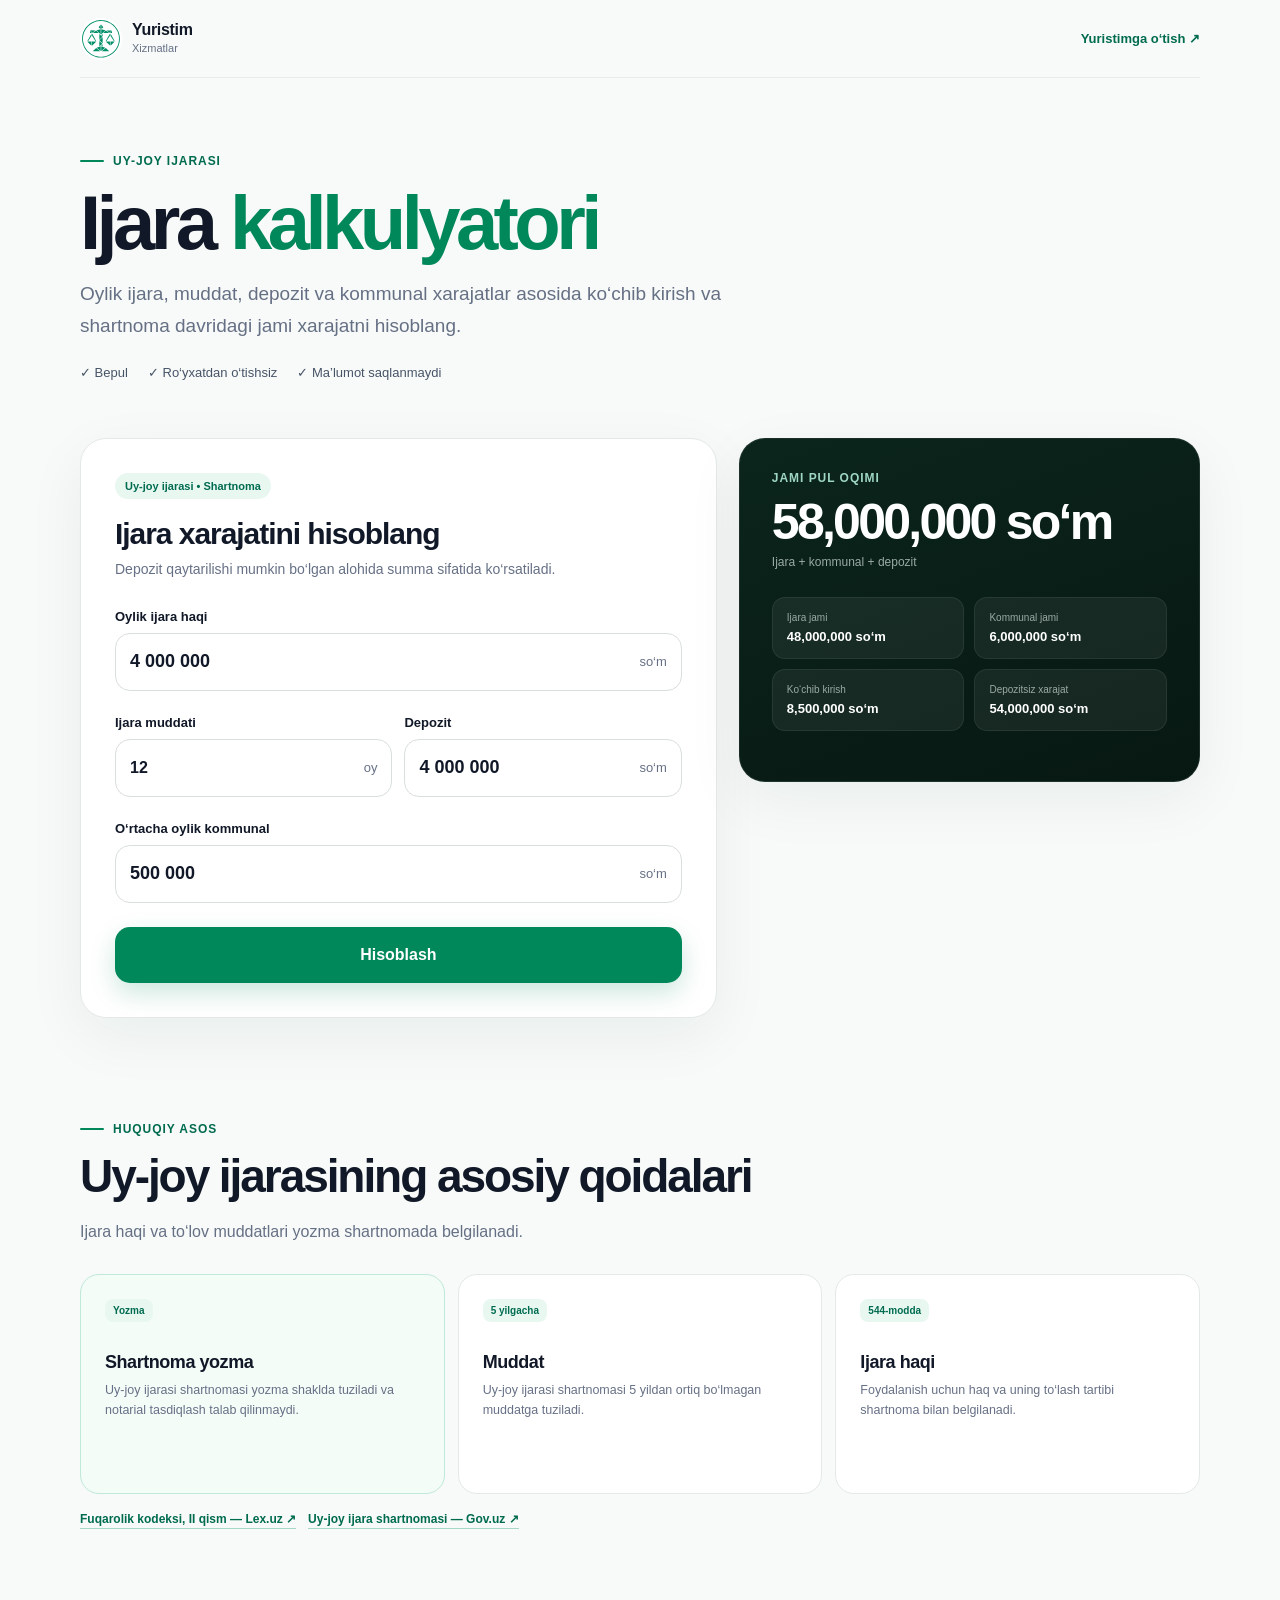
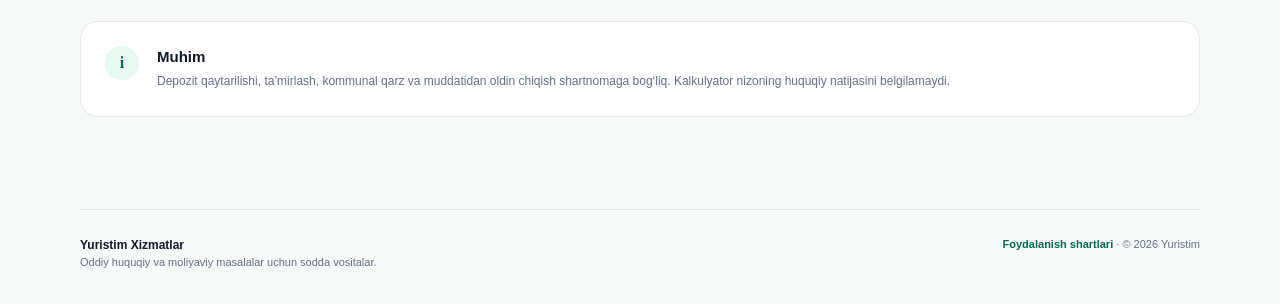
<file: ijara.html>
<!doctype html><html lang="uz"><head><meta charset="utf-8"/><meta name="viewport" content="width=device-width,initial-scale=1"/><meta name="theme-color" content="#00875A"/><title>Ijara xarajatlari kalkulyatori | Yuristim Xizmatlar</title><meta name="description" content="Oylik ijara, muddat, depozit va kommunal xarajatlar asosida ko‘chib kirish va shartnoma davridagi jami xarajatni hisoblang."/><link rel="canonical" href="https://xizmatlar.yuristim.pp.ua/ijara"/><meta property="og:title" content="Ijara xarajatlari kalkulyatori — Yuristim Xizmatlar"/><meta property="og:description" content="Oylik ijara, muddat, depozit va kommunal xarajatlar asosida ko‘chib kirish va shartnoma davridagi jami xarajatni hisoblang."/><meta property="og:url" content="https://xizmatlar.yuristim.pp.ua/ijara"/><meta property="og:type" content="website"/><link rel="icon" href="/assets/yuristim-logo.svg" type="image/svg+xml"/><link rel="stylesheet" href="/styles.css"/><script defer src="/xizmatlar.js"></script></head><body data-tool="ijara"><header class="site-header"><a class="brand" href="/" aria-label="Yuristim Xizmatlar"><img class="brand-logo" src="/assets/yuristim-logo.svg" alt="" /><span><b>Yuristim</b><small>Xizmatlar</small></span></a><a class="header-link" href="https://t.me/Yuristim_bot" target="_blank" rel="noreferrer">Yuristimga o‘tish <span aria-hidden="true">↗</span></a></header><main class="page-wrap"><section class="hero"><div class="eyebrow"><span></span>Uy-joy ijarasi</div><h1>Ijara <em>kalkulyatori</em></h1><p>Oylik ijara, muddat, depozit va kommunal xarajatlar asosida ko‘chib kirish va shartnoma davridagi jami xarajatni hisoblang.</p><div class="hero-meta"><span>✓ Bepul</span><span>✓ Ro‘yxatdan o‘tishsiz</span><span>✓ Ma’lumot saqlanmaydi</span></div></section><section class="calculator-shell" aria-labelledby="calculator-title"><div class="calculator-card"><div class="card-kicker">Uy-joy ijarasi • Shartnoma</div><h2 id="calculator-title">Ijara xarajatini hisoblang</h2><p class="card-lead">Depozit qaytarilishi mumkin bo‘lgan alohida summa sifatida ko‘rsatiladi.</p><form id="rent-form" class="calculator-form"><label class="field"><span>Oylik ijara haqi</span><div class="money-input"><input id="rent-monthly" inputmode="numeric" autocomplete="off" value="4 000 000" /><span>so‘m</span></div></label><div class="dual-field"><label class="field"><span>Ijara muddati</span><div class="money-input compact-input"><input id="rent-months" inputmode="decimal" autocomplete="off" value="12" /><span>oy</span></div></label><label class="field"><span>Depozit</span><div class="money-input"><input id="rent-deposit" inputmode="numeric" autocomplete="off" value="4 000 000" /><span>so‘m</span></div></label></div><label class="field"><span>O‘rtacha oylik kommunal</span><div class="money-input"><input id="rent-utilities" inputmode="numeric" autocomplete="off" value="500 000" /><span>so‘m</span></div></label><button class="primary-button" type="submit">Hisoblash</button></form></div><aside class="result-card" aria-live="polite"><div class="result-label">Jami pul oqimi</div><div class="result-amount" id="rent-result">—</div><div class="result-caption">Ijara + kommunal + depozit</div><div class="result-grid"><div><span>Ijara jami</span><b id="rent-base-total">—</b></div><div><span>Kommunal jami</span><b id="rent-utilities-total">—</b></div><div><span>Ko‘chib kirish</span><b id="rent-movein">—</b></div><div><span>Depozitsiz xarajat</span><b id="rent-no-deposit">—</b></div></div></aside></section><section class="legal-section"><div class="section-heading"><div class="eyebrow"><span></span>Huquqiy asos</div><h2>Uy-joy ijarasining asosiy qoidalari</h2><p>Ijara haqi va to‘lov muddatlari yozma shartnomada belgilanadi.</p></div><div class="law-grid"><article class="law-card featured"><span class="law-number">Yozma</span><h3>Shartnoma yozma</h3><p>Uy-joy ijarasi shartnomasi yozma shaklda tuziladi va notarial tasdiqlash talab qilinmaydi.</p></article><article class="law-card"><span class="law-number">5 yilgacha</span><h3>Muddat</h3><p>Uy-joy ijarasi shartnomasi 5 yildan ortiq bo‘lmagan muddatga tuziladi.</p></article><article class="law-card"><span class="law-number">544-modda</span><h3>Ijara haqi</h3><p>Foydalanish uchun haq va uning to‘lash tartibi shartnoma bilan belgilanadi.</p></article></div><div class="source-row"><a href="https://lex.uz/docs/-180552" target="_blank" rel="noreferrer">Fuqarolik kodeksi, II qism — Lex.uz ↗</a><a href="https://gov.uz/oz/advice/59/document/1374" target="_blank" rel="noreferrer">Uy-joy ijara shartnomasi — Gov.uz ↗</a></div></section><section class="disclaimer"><div class="disclaimer-icon">i</div><div><h2>Muhim</h2><p>Depozit qaytarilishi, ta’mirlash, kommunal qarz va muddatidan oldin chiqish shartnomaga bog‘liq. Kalkulyator nizoning huquqiy natijasini belgilamaydi.</p></div></section></main><footer><div><b>Yuristim Xizmatlar</b><span>Oddiy huquqiy va moliyaviy masalalar uchun sodda vositalar.</span></div><span><a class="footer-legal-link" href="/foydalanish-shartlari">Foydalanish shartlari</a> · © 2026 Yuristim</span></footer></body></html>
</file>
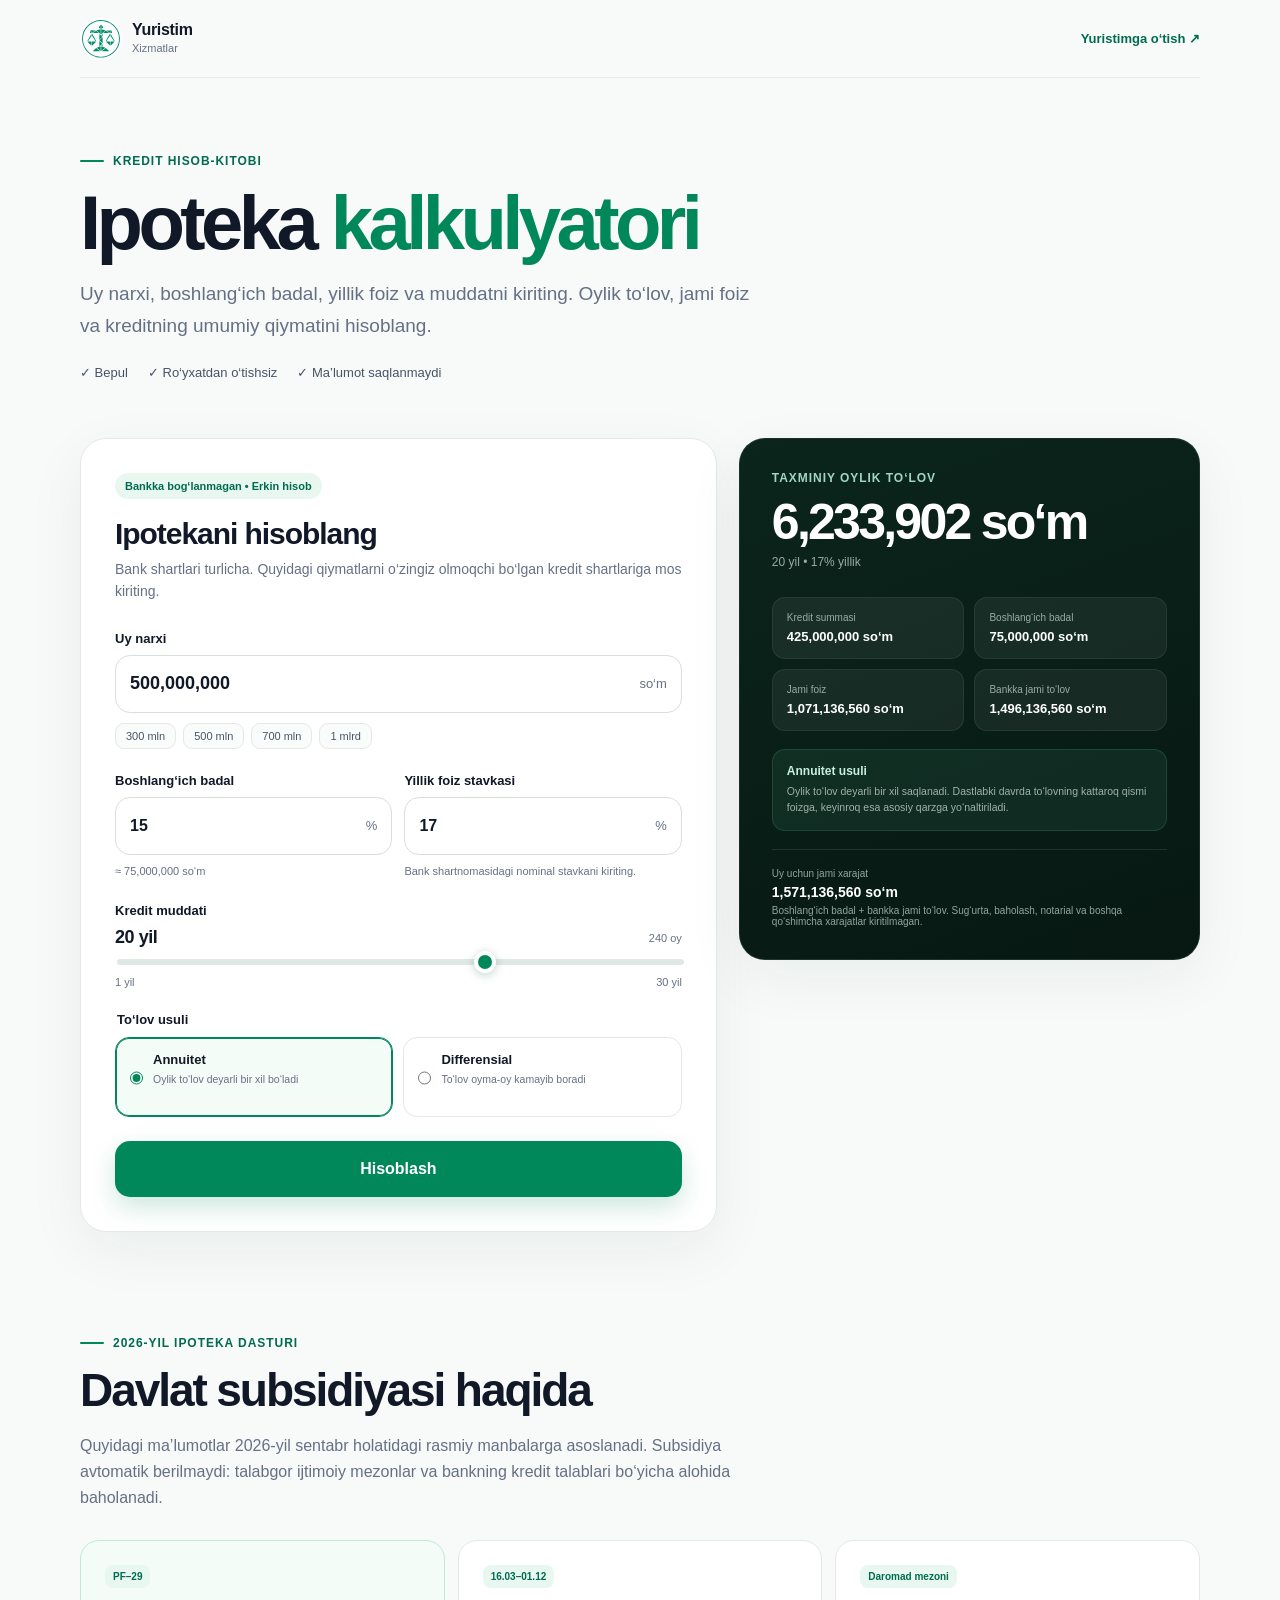
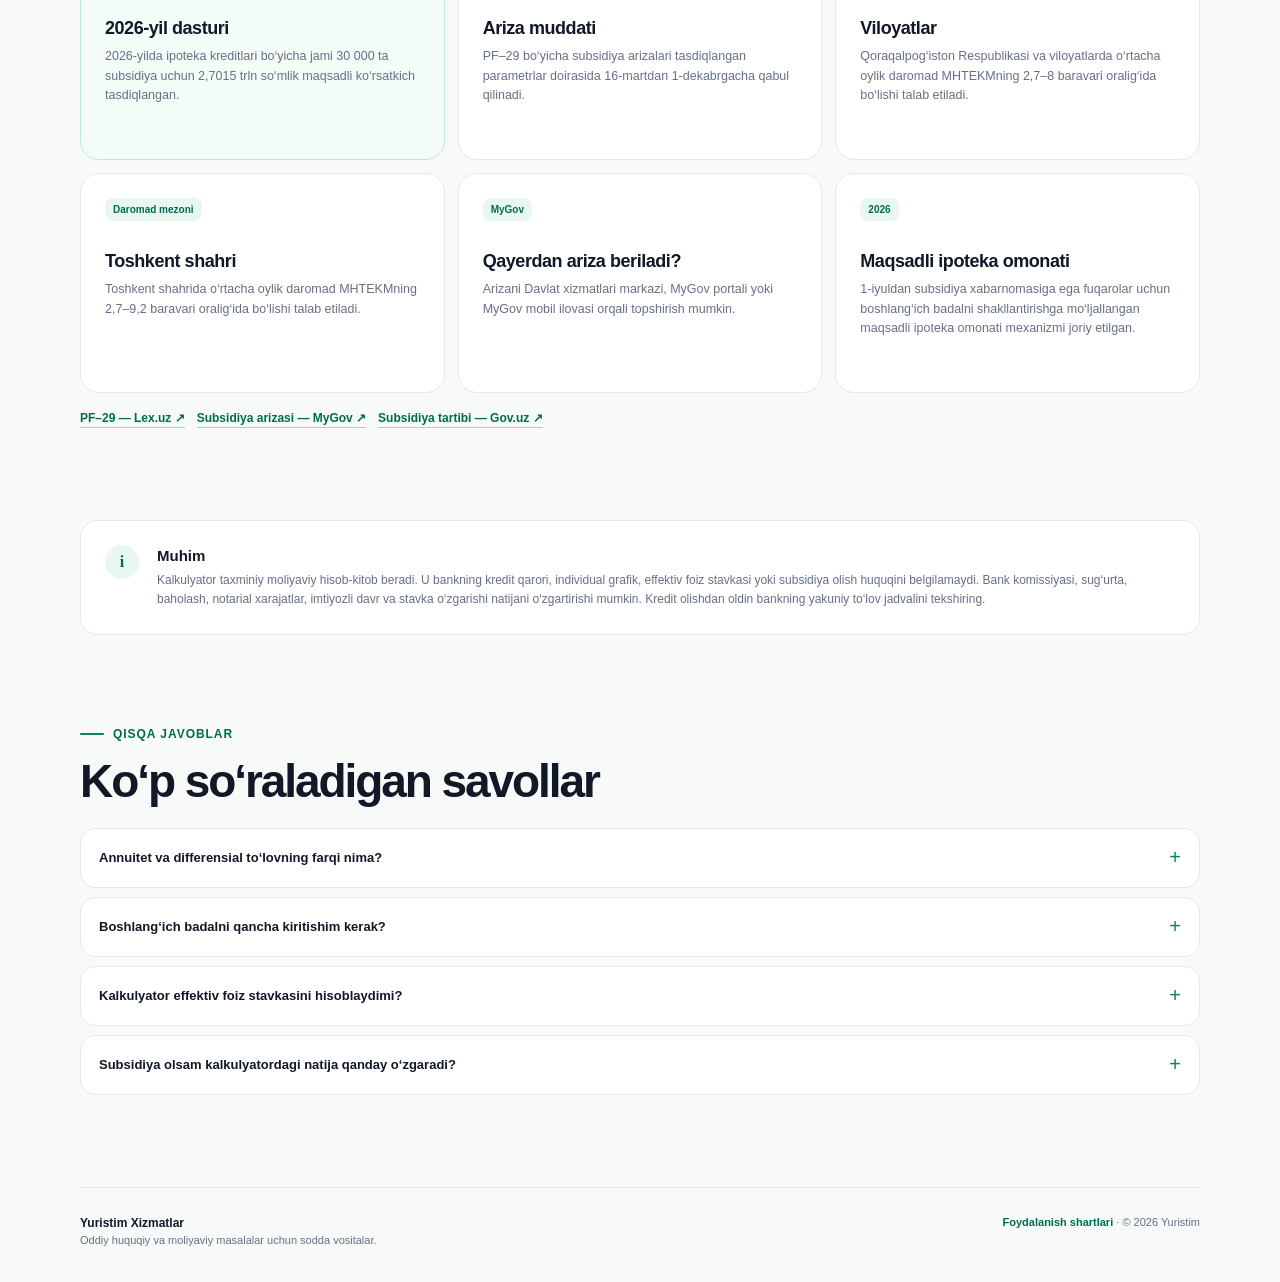
<file: ipateka.html>
<!doctype html>
<html lang="uz">
<head>
  <meta charset="utf-8" />
  <meta name="viewport" content="width=device-width,initial-scale=1" />
  <meta name="theme-color" content="#00875A" />
  <title>Ipoteka kalkulyatori | Yuristim Xizmatlar</title>
  <meta name="description" content="Uy narxi, boshlang‘ich badal, foiz stavkasi va muddat bo‘yicha ipoteka to‘lovlarini bepul hisoblang. Annuitet va differensial usullar." />
  <link rel="canonical" href="https://xizmatlar.yuristim.pp.ua/ipateka" />
  <meta property="og:title" content="Ipoteka kalkulyatori — Yuristim Xizmatlar" />
  <meta property="og:description" content="Oylik to‘lov, jami foiz va kreditning umumiy qiymatini bir necha soniyada hisoblang." />
  <meta property="og:url" content="https://xizmatlar.yuristim.pp.ua/ipateka" />
  <meta property="og:type" content="website" />
  <link rel="icon" href="/assets/yuristim-logo.svg" type="image/svg+xml" />
  <link rel="stylesheet" href="/styles.css" />
  <script defer src="/ipateka.js"></script>
  <script type="application/ld+json">
  {
    "@context":"https://schema.org",
    "@type":"FAQPage",
    "mainEntity":[
      {"@type":"Question","name":"Ipoteka oylik to‘lovi qanday hisoblanadi?","acceptedAnswer":{"@type":"Answer","text":"Oylik to‘lov kredit summasi, yillik foiz stavkasi, muddat va to‘lov usuliga bog‘liq. Annuitetda oylik to‘lov odatda bir xil, differensial usulda esa dastlab ko‘proq bo‘lib, vaqt o‘tishi bilan kamayadi."}},
      {"@type":"Question","name":"Boshlang‘ich badal qancha bo‘lishi kerak?","acceptedAnswer":{"@type":"Answer","text":"Aniq boshlang‘ich badal bank va kredit mahsulotiga bog‘liq. Kalkulyator bank talabini belgilamaydi; foydalanuvchi o‘z shartini foizda kiritadi."}},
      {"@type":"Question","name":"2026-yilda ipoteka subsidiyasi bormi?","acceptedAnswer":{"@type":"Answer","text":"Ha. 2026-yilgi davlat dasturi doirasida ipoteka subsidiyalari uchun maqsadli ko‘rsatkichlar tasdiqlangan. Arizalar tasdiqlangan parametrlar doirasida 16-martdan 1-dekabrgacha qabul qilinadi."}}
    ]
  }
  </script>
</head>
<body>
  <header class="site-header">
    <a class="brand" href="/" aria-label="Yuristim Xizmatlar bosh sahifasi">
      <img class="brand-logo" src="/assets/yuristim-logo.svg" alt="" /><span><b>Yuristim</b><small>Xizmatlar</small></span>
    </a>
    <a class="header-link" href="https://t.me/Yuristim_bot" target="_blank" rel="noreferrer">Yuristimga o‘tish <span aria-hidden="true">↗</span></a>
  </header>

  <main class="page-wrap">
    <section class="hero">
      <div class="eyebrow"><span></span> Kredit hisob-kitobi</div>
      <h1>Ipoteka <em>kalkulyatori</em></h1>
      <p>Uy narxi, boshlang‘ich badal, yillik foiz va muddatni kiriting. Oylik to‘lov, jami foiz va kreditning umumiy qiymatini hisoblang.</p>
      <div class="hero-meta"><span>✓ Bepul</span><span>✓ Ro‘yxatdan o‘tishsiz</span><span>✓ Ma’lumot saqlanmaydi</span></div>
    </section>

    <section class="calculator-shell" aria-labelledby="calculator-title">
      <div class="calculator-card">
        <div class="card-kicker">Bankka bog‘lanmagan • Erkin hisob</div>
        <h2 id="calculator-title">Ipotekani hisoblang</h2>
        <p class="card-lead">Bank shartlari turlicha. Quyidagi qiymatlarni o‘zingiz olmoqchi bo‘lgan kredit shartlariga mos kiriting.</p>

        <form id="ipateka-form" class="calculator-form">
          <label class="field">
            <span>Uy narxi</span>
            <div class="money-input">
              <input id="home-price" inputmode="numeric" autocomplete="off" value="500 000 000" placeholder="500 000 000" />
              <span>so‘m</span>
            </div>
          </label>

          <div class="preset-row" aria-label="Uy narxi namunalar">
            <button type="button" class="preset" data-price="300000000">300 mln</button>
            <button type="button" class="preset" data-price="500000000">500 mln</button>
            <button type="button" class="preset" data-price="700000000">700 mln</button>
            <button type="button" class="preset" data-price="1000000000">1 mlrd</button>
          </div>

          <div class="dual-field">
            <label class="field">
              <span>Boshlang‘ich badal</span>
              <div class="money-input compact-input">
                <input id="down-payment" inputmode="decimal" autocomplete="off" value="15" min="0" max="99" />
                <span>%</span>
              </div>
              <small id="down-payment-sum">—</small>
            </label>
            <label class="field">
              <span>Yillik foiz stavkasi</span>
              <div class="money-input compact-input">
                <input id="interest-rate" inputmode="decimal" autocomplete="off" value="17" min="0" max="100" />
                <span>%</span>
              </div>
              <small>Bank shartnomasidagi nominal stavkani kiriting.</small>
            </label>
          </div>

          <label class="field">
            <span>Kredit muddati</span>
            <div class="range-head"><b id="term-label">20 yil</b><span id="term-months">240 oy</span></div>
            <input id="term" class="range-input" type="range" min="1" max="30" value="20" step="1" />
            <div class="range-scale"><span>1 yil</span><span>30 yil</span></div>
          </label>

          <fieldset class="field fieldset-reset">
            <legend>To‘lov usuli</legend>
            <div class="radio-grid">
              <label class="radio-card selected" id="annuity-card">
                <input type="radio" name="payment-method" value="annuity" checked />
                <span><b>Annuitet</b><small>Oylik to‘lov deyarli bir xil bo‘ladi</small></span>
              </label>
              <label class="radio-card" id="differentiated-card">
                <input type="radio" name="payment-method" value="differentiated" />
                <span><b>Differensial</b><small>To‘lov oyma-oy kamayib boradi</small></span>
              </label>
            </div>
          </fieldset>

          <button class="primary-button" type="submit">Hisoblash</button>
        </form>
      </div>

      <aside class="result-card" aria-live="polite">
        <div class="result-label" id="main-result-label">Taxminiy oylik to‘lov</div>
        <div class="result-amount" id="monthly-payment">—</div>
        <div class="result-caption" id="payment-caption">Kredit shartlarini kiriting</div>

        <div class="result-grid" id="mortgage-result-grid">
          <div><span>Kredit summasi</span><b id="loan-amount">—</b></div>
          <div><span>Boshlang‘ich badal</span><b id="down-payment-result">—</b></div>
          <div><span>Jami foiz</span><b id="total-interest">—</b></div>
          <div><span>Bankka jami to‘lov</span><b id="total-payment">—</b></div>
        </div>

        <div class="notice" id="method-notice">
          <b id="method-title">Annuitet usuli</b>
          <span id="method-text">Oylik to‘lov bir xil saqlanadi, lekin dastlabki davrda to‘lovning kattaroq qismi foizga yo‘naltiriladi.</span>
        </div>

        <div class="minimum-box">
          <span>Uy uchun jami xarajat</span>
          <b id="overall-cost">—</b>
          <small>Boshlang‘ich badal + bankka jami to‘lov. Sug‘urta, baholash, notarial va boshqa qo‘shimcha xarajatlar kiritilmagan.</small>
        </div>
      </aside>
    </section>

    <section class="legal-section">
      <div class="section-heading">
        <div class="eyebrow"><span></span> 2026-yil ipoteka dasturi</div>
        <h2>Davlat subsidiyasi haqida</h2>
        <p>Quyidagi ma’lumotlar 2026-yil sentabr holatidagi rasmiy manbalarga asoslanadi. Subsidiya avtomatik berilmaydi: talabgor ijtimoiy mezonlar va bankning kredit talablari bo‘yicha alohida baholanadi.</p>
      </div>

      <div class="law-grid">
        <article class="law-card featured"><span class="law-number">PF–29</span><h3>2026-yil dasturi</h3><p>2026-yilda ipoteka kreditlari bo‘yicha jami 30 000 ta subsidiya uchun 2,7015 trln so‘mlik maqsadli ko‘rsatkich tasdiqlangan.</p></article>
        <article class="law-card"><span class="law-number">16.03–01.12</span><h3>Ariza muddati</h3><p>PF–29 bo‘yicha subsidiya arizalari tasdiqlangan parametrlar doirasida 16-martdan 1-dekabrgacha qabul qilinadi.</p></article>
        <article class="law-card"><span class="law-number">Daromad mezoni</span><h3>Viloyatlar</h3><p>Qoraqalpog‘iston Respublikasi va viloyatlarda o‘rtacha oylik daromad MHTEKMning 2,7–8 baravari oralig‘ida bo‘lishi talab etiladi.</p></article>
        <article class="law-card"><span class="law-number">Daromad mezoni</span><h3>Toshkent shahri</h3><p>Toshkent shahrida o‘rtacha oylik daromad MHTEKMning 2,7–9,2 baravari oralig‘ida bo‘lishi talab etiladi.</p></article>
        <article class="law-card"><span class="law-number">MyGov</span><h3>Qayerdan ariza beriladi?</h3><p>Arizani Davlat xizmatlari markazi, MyGov portali yoki MyGov mobil ilovasi orqali topshirish mumkin.</p></article>
        <article class="law-card"><span class="law-number">2026</span><h3>Maqsadli ipoteka omonati</h3><p>1-iyuldan subsidiya xabarnomasiga ega fuqarolar uchun boshlang‘ich badalni shakllantirishga mo‘ljallangan maqsadli ipoteka omonati mexanizmi joriy etilgan.</p></article>
      </div>

      <div class="source-row">
        <a href="https://lex.uz/docs/-8072219" target="_blank" rel="noreferrer">PF–29 — Lex.uz ↗</a>
        <a href="https://my.gov.uz/uz/service/325/" target="_blank" rel="noreferrer">Subsidiya arizasi — MyGov ↗</a>
        <a href="https://gov.uz/oz/advice/59/document/2301" target="_blank" rel="noreferrer">Subsidiya tartibi — Gov.uz ↗</a>
      </div>
    </section>

    <section class="disclaimer">
      <div class="disclaimer-icon" aria-hidden="true">i</div>
      <div><h2>Muhim</h2><p>Kalkulyator taxminiy moliyaviy hisob-kitob beradi. U bankning kredit qarori, individual grafik, effektiv foiz stavkasi yoki subsidiya olish huquqini belgilamaydi. Bank komissiyasi, sug‘urta, baholash, notarial xarajatlar, imtiyozli davr va stavka o‘zgarishi natijani o‘zgartirishi mumkin. Kredit olishdan oldin bankning yakuniy to‘lov jadvalini tekshiring.</p></div>
    </section>

    <section class="faq-section">
      <div class="section-heading compact"><div class="eyebrow"><span></span> Qisqa javoblar</div><h2>Ko‘p so‘raladigan savollar</h2></div>
      <div class="faq-list">
        <details><summary>Annuitet va differensial to‘lovning farqi nima?<span>+</span></summary><p>Annuitetda oylik to‘lov deyarli bir xil. Differensial usulda asosiy qarz teng qismlarga bo‘linadi va foiz qarz qoldig‘iga hisoblangani uchun dastlabki to‘lov yuqori, keyingi to‘lovlar esa pasayib boradi.</p></details>
        <details><summary>Boshlang‘ich badalni qancha kiritishim kerak?<span>+</span></summary><p>Bu bank va kredit mahsulotiga bog‘liq. Kalkulyatorda bank taklifidagi foizni kiriting; natija shu qiymat asosida qayta hisoblanadi.</p></details>
        <details><summary>Kalkulyator effektiv foiz stavkasini hisoblaydimi?<span>+</span></summary><p>Yo‘q. Hozirgi hisob nominal yillik stavka asosida ishlaydi. Komissiya, sug‘urta va boshqa majburiy xarajatlar bo‘lsa, kreditning real qiymati yuqoriroq bo‘lishi mumkin.</p></details>
        <details><summary>Subsidiya olsam kalkulyatordagi natija qanday o‘zgaradi?<span>+</span></summary><p>Subsidiya boshlang‘ich badal yoki foiz xarajatlarining bir qismini qoplashi mumkin. Aniq miqdor va qo‘llash tartibi individual holatga bog‘liq bo‘lgani uchun bu kalkulyator subsidiyani avtomatik hisoblamaydi.</p></details>
      </div>
    </section>
  </main>

  <footer><div><b>Yuristim Xizmatlar</b><span>Oddiy huquqiy va moliyaviy masalalar uchun sodda vositalar.</span></div><span><a class="footer-legal-link" href="/foydalanish-shartlari">Foydalanish shartlari</a> · © 2026 Yuristim</span></footer>
</body>
</html>
</file>
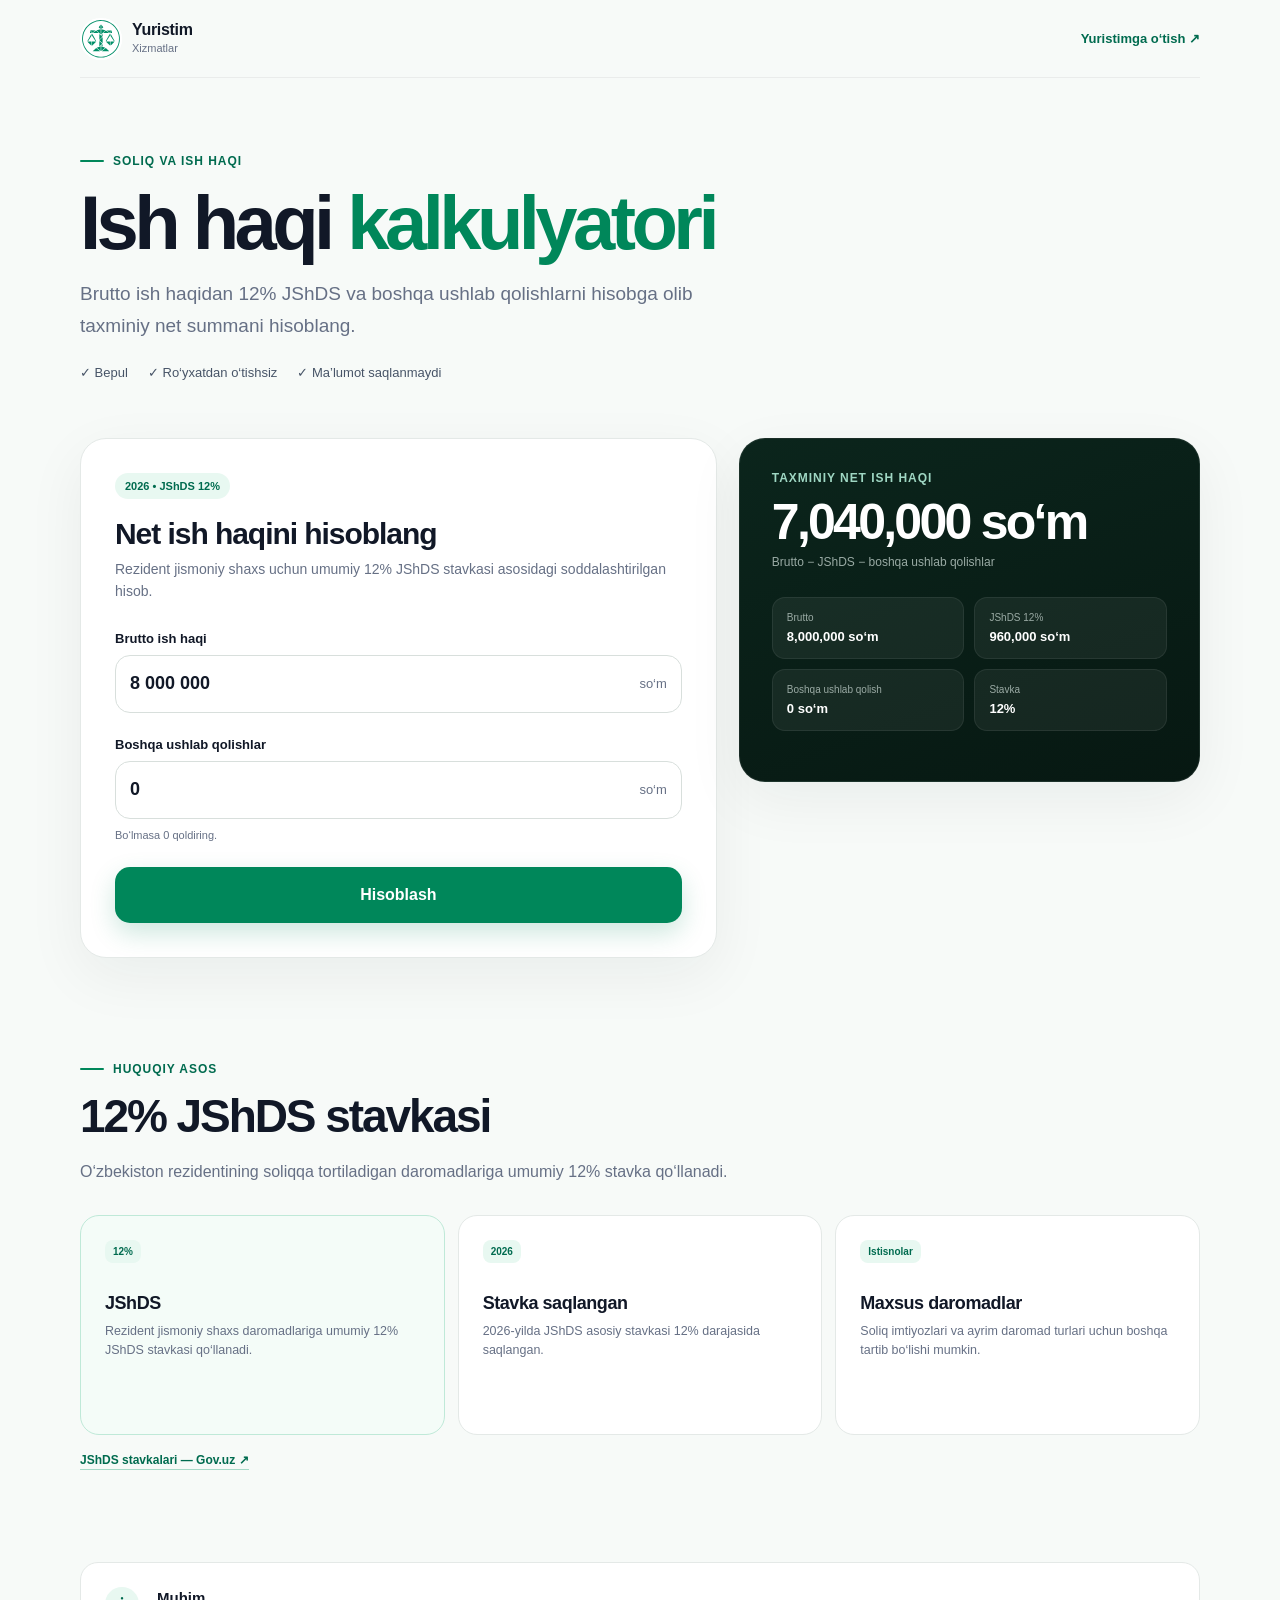
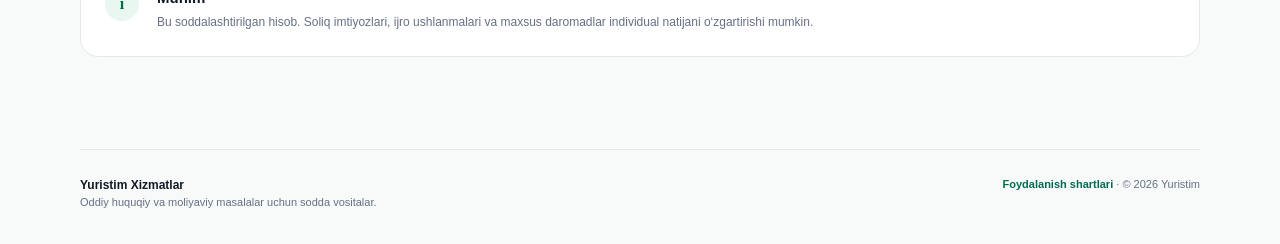
<file: ish-haqi.html>
<!doctype html><html lang="uz"><head><meta charset="utf-8"/><meta name="viewport" content="width=device-width,initial-scale=1"/><meta name="theme-color" content="#00875A"/><title>Ish haqi Net/Gross kalkulyatori | Yuristim Xizmatlar</title><meta name="description" content="Brutto ish haqidan 12% JShDS va boshqa ushlab qolishlarni hisobga olib taxminiy net summani hisoblang."/><link rel="canonical" href="https://xizmatlar.yuristim.pp.ua/ish-haqi"/><meta property="og:title" content="Ish haqi Net/Gross kalkulyatori — Yuristim Xizmatlar"/><meta property="og:description" content="Brutto ish haqidan 12% JShDS va boshqa ushlab qolishlarni hisobga olib taxminiy net summani hisoblang."/><meta property="og:url" content="https://xizmatlar.yuristim.pp.ua/ish-haqi"/><meta property="og:type" content="website"/><link rel="icon" href="/assets/yuristim-logo.svg" type="image/svg+xml"/><link rel="stylesheet" href="/styles.css"/><script defer src="/xizmatlar.js"></script></head><body data-tool="ish-haqi"><header class="site-header"><a class="brand" href="/" aria-label="Yuristim Xizmatlar"><img class="brand-logo" src="/assets/yuristim-logo.svg" alt="" /><span><b>Yuristim</b><small>Xizmatlar</small></span></a><a class="header-link" href="https://t.me/Yuristim_bot" target="_blank" rel="noreferrer">Yuristimga o‘tish <span aria-hidden="true">↗</span></a></header><main class="page-wrap"><section class="hero"><div class="eyebrow"><span></span>Soliq va ish haqi</div><h1>Ish haqi <em>kalkulyatori</em></h1><p>Brutto ish haqidan 12% JShDS va boshqa ushlab qolishlarni hisobga olib taxminiy net summani hisoblang.</p><div class="hero-meta"><span>✓ Bepul</span><span>✓ Ro‘yxatdan o‘tishsiz</span><span>✓ Ma’lumot saqlanmaydi</span></div></section><section class="calculator-shell" aria-labelledby="calculator-title"><div class="calculator-card"><div class="card-kicker">2026 • JShDS 12%</div><h2 id="calculator-title">Net ish haqini hisoblang</h2><p class="card-lead">Rezident jismoniy shaxs uchun umumiy 12% JShDS stavkasi asosidagi soddalashtirilgan hisob.</p><form id="salary-form" class="calculator-form"><label class="field"><span>Brutto ish haqi</span><div class="money-input"><input id="gross-salary" inputmode="numeric" autocomplete="off" value="8 000 000" /><span>so‘m</span></div></label><label class="field"><span>Boshqa ushlab qolishlar</span><div class="money-input"><input id="other-deductions" inputmode="numeric" autocomplete="off" value="0" /><span>so‘m</span></div><small>Bo‘lmasa 0 qoldiring.</small></label><button class="primary-button" type="submit">Hisoblash</button></form></div><aside class="result-card" aria-live="polite"><div class="result-label">Taxminiy net ish haqi</div><div class="result-amount" id="salary-result">—</div><div class="result-caption">Brutto − JShDS − boshqa ushlab qolishlar</div><div class="result-grid"><div><span>Brutto</span><b id="gross-out">—</b></div><div><span>JShDS 12%</span><b id="pit-out">—</b></div><div><span>Boshqa ushlab qolish</span><b id="deductions-out">—</b></div><div><span>Stavka</span><b>12%</b></div></div></aside></section><section class="legal-section"><div class="section-heading"><div class="eyebrow"><span></span>Huquqiy asos</div><h2>12% JShDS stavkasi</h2><p>O‘zbekiston rezidentining soliqqa tortiladigan daromadlariga umumiy 12% stavka qo‘llanadi.</p></div><div class="law-grid"><article class="law-card featured"><span class="law-number">12%</span><h3>JShDS</h3><p>Rezident jismoniy shaxs daromadlariga umumiy 12% JShDS stavkasi qo‘llanadi.</p></article><article class="law-card"><span class="law-number">2026</span><h3>Stavka saqlangan</h3><p>2026-yilda JShDS asosiy stavkasi 12% darajasida saqlangan.</p></article><article class="law-card"><span class="law-number">Istisnolar</span><h3>Maxsus daromadlar</h3><p>Soliq imtiyozlari va ayrim daromad turlari uchun boshqa tartib bo‘lishi mumkin.</p></article></div><div class="source-row"><a href="https://gov.uz/oz/advice/70/document/1325" target="_blank" rel="noreferrer">JShDS stavkalari — Gov.uz ↗</a></div></section><section class="disclaimer"><div class="disclaimer-icon">i</div><div><h2>Muhim</h2><p>Bu soddalashtirilgan hisob. Soliq imtiyozlari, ijro ushlanmalari va maxsus daromadlar individual natijani o‘zgartirishi mumkin.</p></div></section></main><footer><div><b>Yuristim Xizmatlar</b><span>Oddiy huquqiy va moliyaviy masalalar uchun sodda vositalar.</span></div><span><a class="footer-legal-link" href="/foydalanish-shartlari">Foydalanish shartlari</a> · © 2026 Yuristim</span></footer></body></html>
</file>
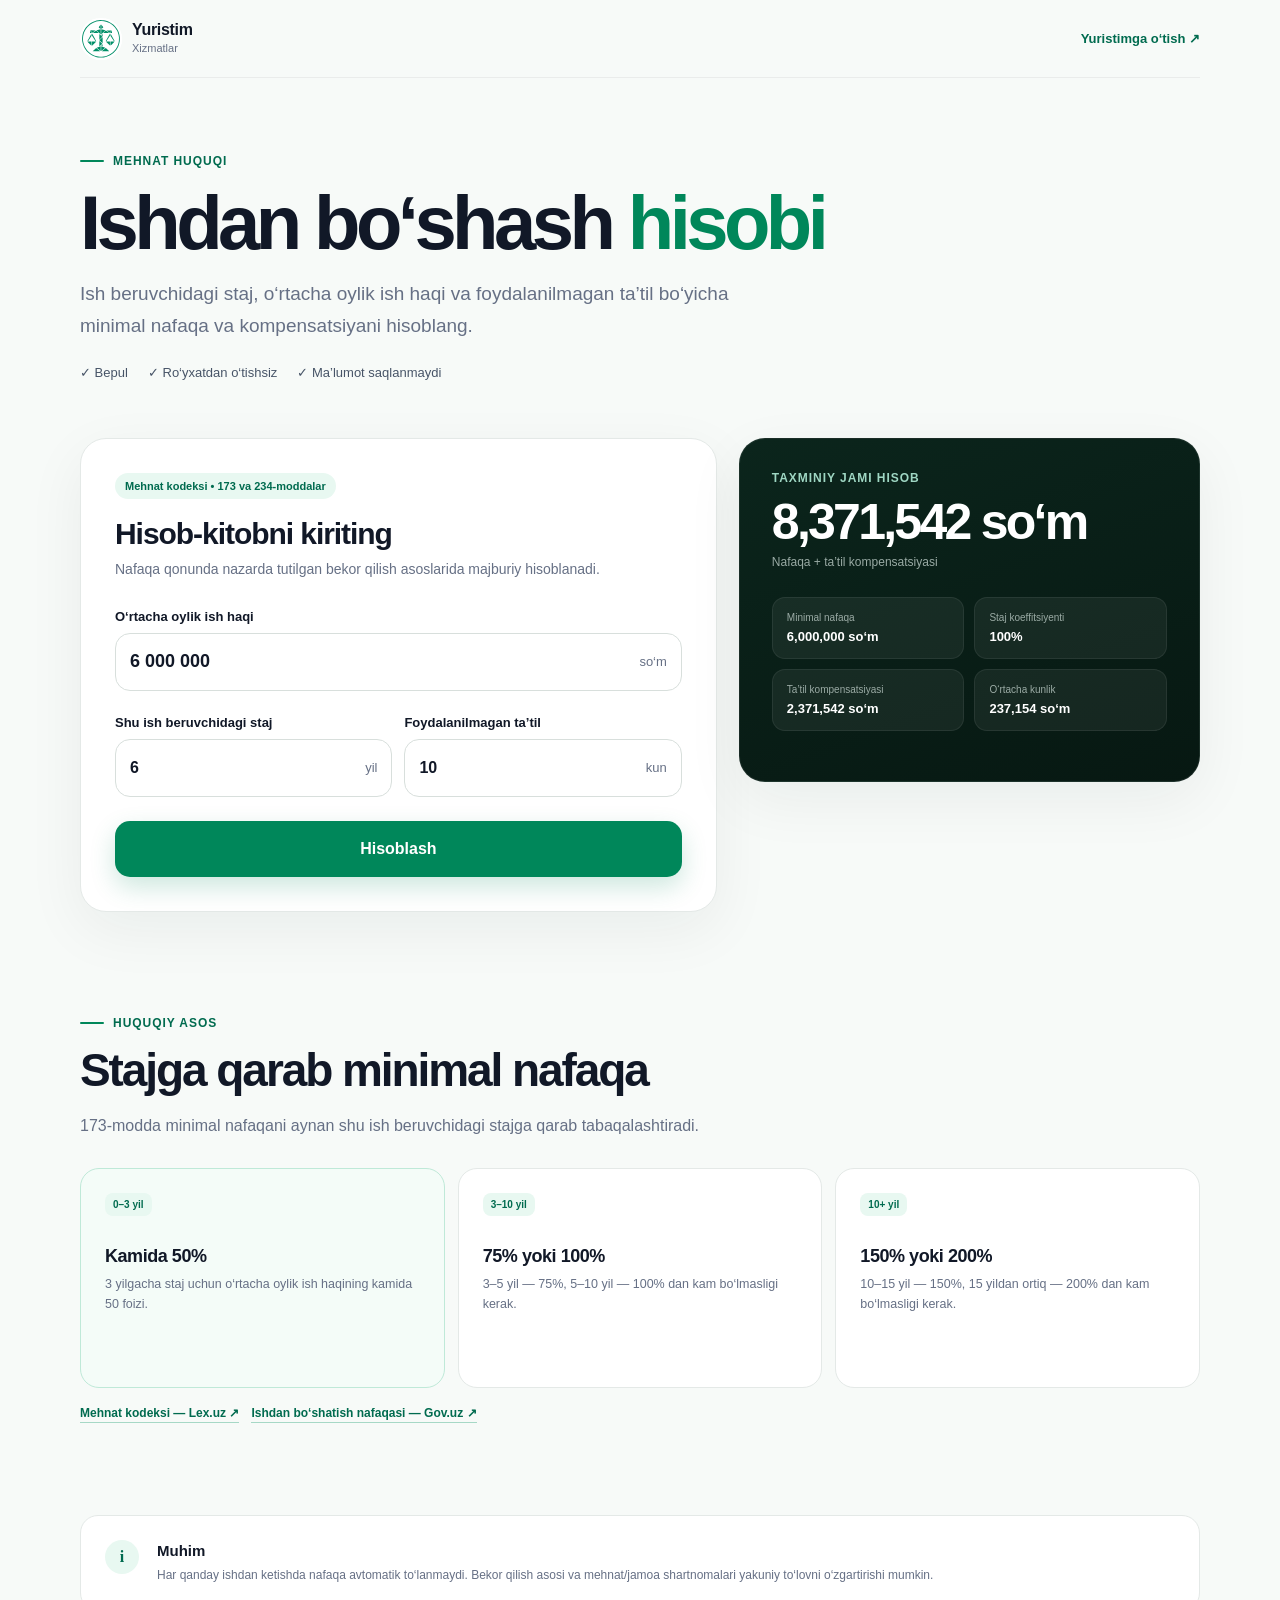
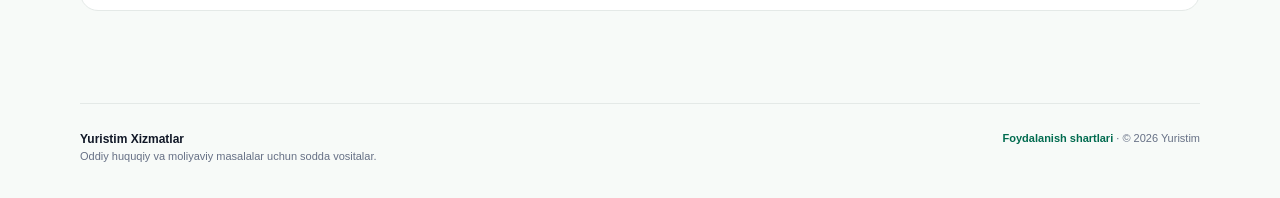
<file: ishdan-boshash.html>
<!doctype html><html lang="uz"><head><meta charset="utf-8"/><meta name="viewport" content="width=device-width,initial-scale=1"/><meta name="theme-color" content="#00875A"/><title>Ishdan bo‘shash nafaqasi kalkulyatori | Yuristim Xizmatlar</title><meta name="description" content="Ish beruvchidagi staj, o‘rtacha oylik ish haqi va foydalanilmagan ta’til bo‘yicha minimal nafaqa va kompensatsiyani hisoblang."/><link rel="canonical" href="https://xizmatlar.yuristim.pp.ua/ishdan-boshash"/><meta property="og:title" content="Ishdan bo‘shash nafaqasi kalkulyatori — Yuristim Xizmatlar"/><meta property="og:description" content="Ish beruvchidagi staj, o‘rtacha oylik ish haqi va foydalanilmagan ta’til bo‘yicha minimal nafaqa va kompensatsiyani hisoblang."/><meta property="og:url" content="https://xizmatlar.yuristim.pp.ua/ishdan-boshash"/><meta property="og:type" content="website"/><link rel="icon" href="/assets/yuristim-logo.svg" type="image/svg+xml"/><link rel="stylesheet" href="/styles.css"/><script defer src="/xizmatlar.js"></script></head><body data-tool="ishdan-boshash"><header class="site-header"><a class="brand" href="/" aria-label="Yuristim Xizmatlar"><img class="brand-logo" src="/assets/yuristim-logo.svg" alt="" /><span><b>Yuristim</b><small>Xizmatlar</small></span></a><a class="header-link" href="https://t.me/Yuristim_bot" target="_blank" rel="noreferrer">Yuristimga o‘tish <span aria-hidden="true">↗</span></a></header><main class="page-wrap"><section class="hero"><div class="eyebrow"><span></span>Mehnat huquqi</div><h1>Ishdan bo‘shash <em>hisobi</em></h1><p>Ish beruvchidagi staj, o‘rtacha oylik ish haqi va foydalanilmagan ta’til bo‘yicha minimal nafaqa va kompensatsiyani hisoblang.</p><div class="hero-meta"><span>✓ Bepul</span><span>✓ Ro‘yxatdan o‘tishsiz</span><span>✓ Ma’lumot saqlanmaydi</span></div></section><section class="calculator-shell" aria-labelledby="calculator-title"><div class="calculator-card"><div class="card-kicker">Mehnat kodeksi • 173 va 234-moddalar</div><h2 id="calculator-title">Hisob-kitobni kiriting</h2><p class="card-lead">Nafaqa qonunda nazarda tutilgan bekor qilish asoslarida majburiy hisoblanadi.</p><form id="dismissal-form" class="calculator-form"><label class="field"><span>O‘rtacha oylik ish haqi</span><div class="money-input"><input id="dismissal-salary" inputmode="numeric" autocomplete="off" value="6 000 000" /><span>so‘m</span></div></label><div class="dual-field"><label class="field"><span>Shu ish beruvchidagi staj</span><div class="money-input compact-input"><input id="dismissal-years" inputmode="decimal" autocomplete="off" value="6" /><span>yil</span></div></label><label class="field"><span>Foydalanilmagan ta’til</span><div class="money-input compact-input"><input id="unused-leave" inputmode="decimal" autocomplete="off" value="10" /><span>kun</span></div></label></div><button class="primary-button" type="submit">Hisoblash</button></form></div><aside class="result-card" aria-live="polite"><div class="result-label">Taxminiy jami hisob</div><div class="result-amount" id="dismissal-result">—</div><div class="result-caption">Nafaqa + ta’til kompensatsiyasi</div><div class="result-grid"><div><span>Minimal nafaqa</span><b id="severance-result">—</b></div><div><span>Staj koeffitsiyenti</span><b id="severance-rate">—</b></div><div><span>Ta’til kompensatsiyasi</span><b id="leave-comp">—</b></div><div><span>O‘rtacha kunlik</span><b id="dismissal-daily">—</b></div></div></aside></section><section class="legal-section"><div class="section-heading"><div class="eyebrow"><span></span>Huquqiy asos</div><h2>Stajga qarab minimal nafaqa</h2><p>173-modda minimal nafaqani aynan shu ish beruvchidagi stajga qarab tabaqalashtiradi.</p></div><div class="law-grid"><article class="law-card featured"><span class="law-number">0–3 yil</span><h3>Kamida 50%</h3><p>3 yilgacha staj uchun o‘rtacha oylik ish haqining kamida 50 foizi.</p></article><article class="law-card"><span class="law-number">3–10 yil</span><h3>75% yoki 100%</h3><p>3–5 yil — 75%, 5–10 yil — 100% dan kam bo‘lmasligi kerak.</p></article><article class="law-card"><span class="law-number">10+ yil</span><h3>150% yoki 200%</h3><p>10–15 yil — 150%, 15 yildan ortiq — 200% dan kam bo‘lmasligi kerak.</p></article></div><div class="source-row"><a href="https://lex.uz/docs/-6257288" target="_blank" rel="noreferrer">Mehnat kodeksi — Lex.uz ↗</a><a href="https://gov.uz/oz/advice/NaN/document/2922" target="_blank" rel="noreferrer">Ishdan bo‘shatish nafaqasi — Gov.uz ↗</a></div></section><section class="disclaimer"><div class="disclaimer-icon">i</div><div><h2>Muhim</h2><p>Har qanday ishdan ketishda nafaqa avtomatik to‘lanmaydi. Bekor qilish asosi va mehnat/jamoa shartnomalari yakuniy to‘lovni o‘zgartirishi mumkin.</p></div></section></main><footer><div><b>Yuristim Xizmatlar</b><span>Oddiy huquqiy va moliyaviy masalalar uchun sodda vositalar.</span></div><span><a class="footer-legal-link" href="/foydalanish-shartlari">Foydalanish shartlari</a> · © 2026 Yuristim</span></footer></body></html>
</file>
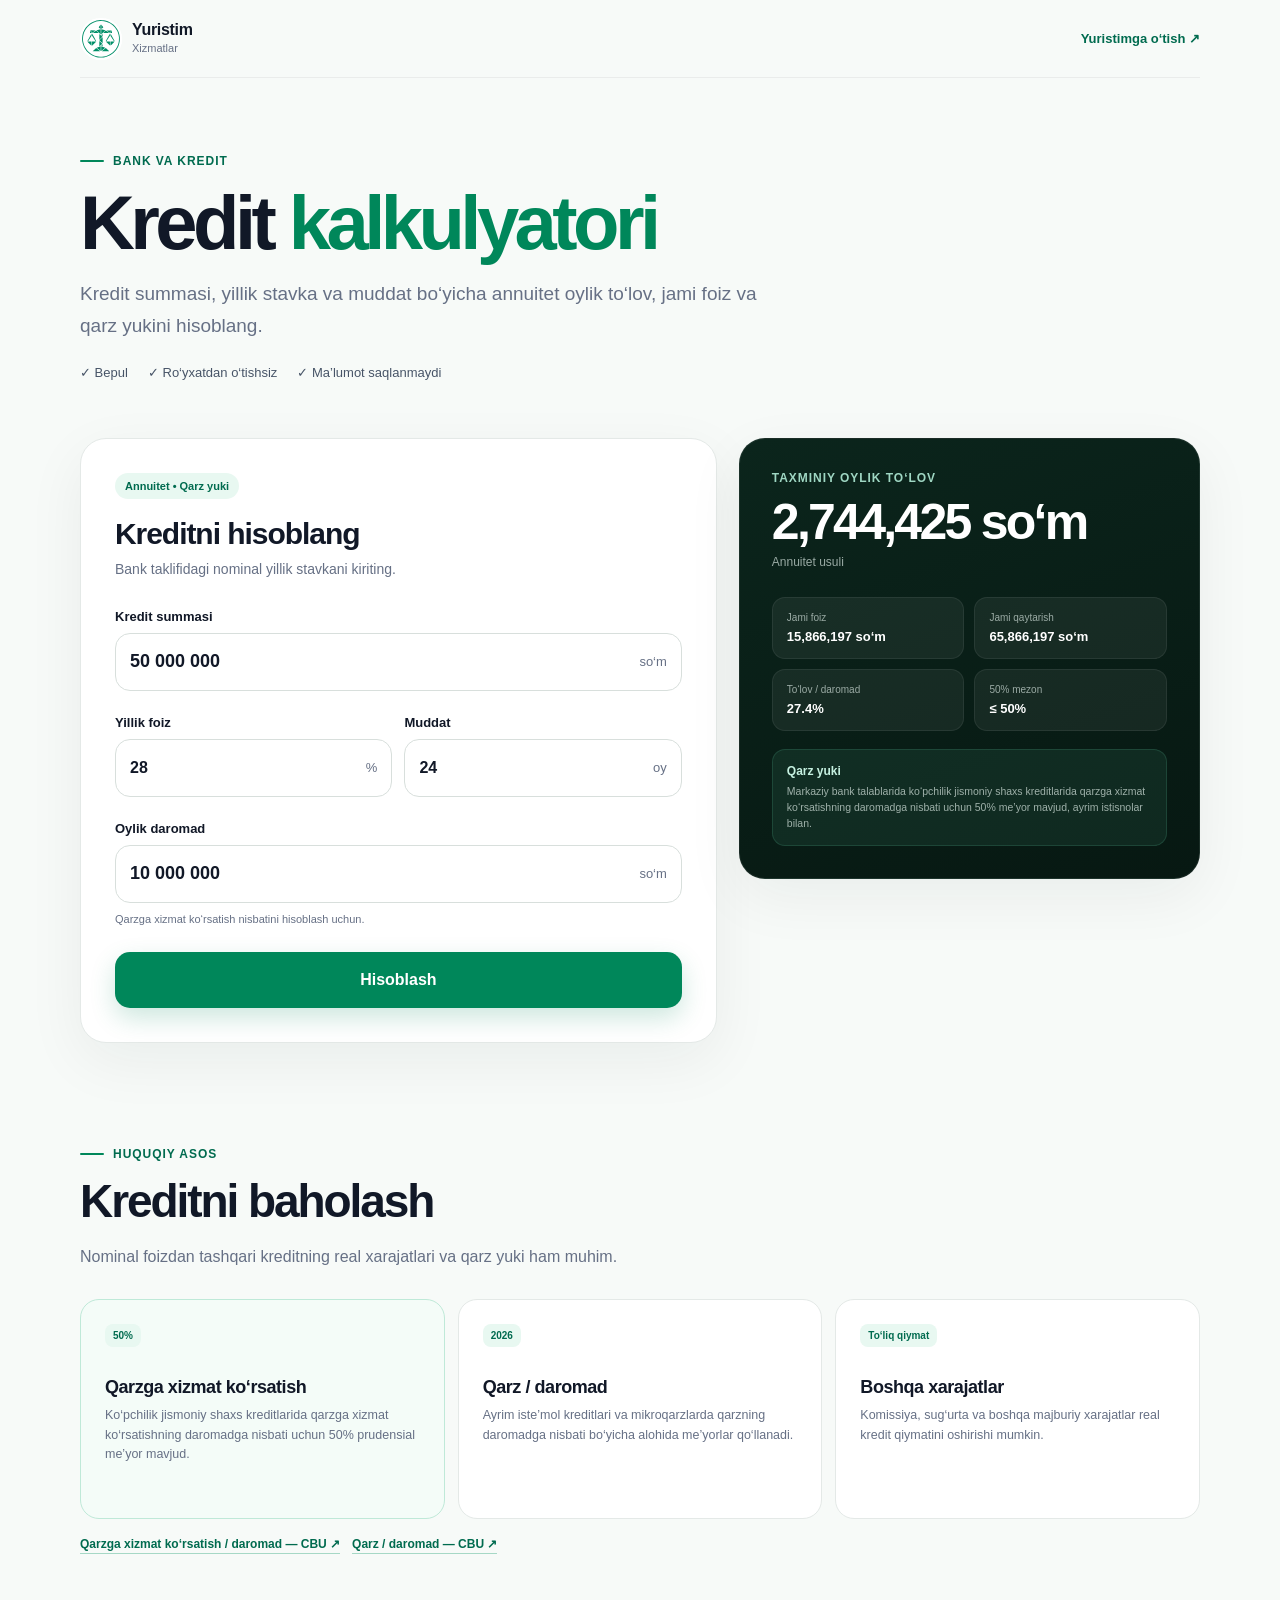
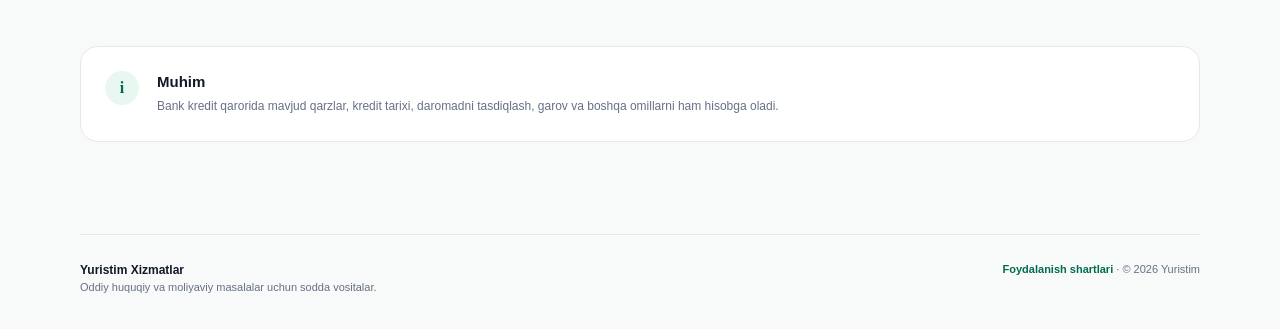
<file: kredit.html>
<!doctype html><html lang="uz"><head><meta charset="utf-8"/><meta name="viewport" content="width=device-width,initial-scale=1"/><meta name="theme-color" content="#00875A"/><title>Kredit kalkulyatori | Yuristim Xizmatlar</title><meta name="description" content="Kredit summasi, yillik stavka va muddat bo‘yicha annuitet oylik to‘lov, jami foiz va qarz yukini hisoblang."/><link rel="canonical" href="https://xizmatlar.yuristim.pp.ua/kredit"/><meta property="og:title" content="Kredit kalkulyatori — Yuristim Xizmatlar"/><meta property="og:description" content="Kredit summasi, yillik stavka va muddat bo‘yicha annuitet oylik to‘lov, jami foiz va qarz yukini hisoblang."/><meta property="og:url" content="https://xizmatlar.yuristim.pp.ua/kredit"/><meta property="og:type" content="website"/><link rel="icon" href="/assets/yuristim-logo.svg" type="image/svg+xml"/><link rel="stylesheet" href="/styles.css"/><script defer src="/xizmatlar.js"></script></head><body data-tool="kredit"><header class="site-header"><a class="brand" href="/" aria-label="Yuristim Xizmatlar"><img class="brand-logo" src="/assets/yuristim-logo.svg" alt="" /><span><b>Yuristim</b><small>Xizmatlar</small></span></a><a class="header-link" href="https://t.me/Yuristim_bot" target="_blank" rel="noreferrer">Yuristimga o‘tish <span aria-hidden="true">↗</span></a></header><main class="page-wrap"><section class="hero"><div class="eyebrow"><span></span>Bank va kredit</div><h1>Kredit <em>kalkulyatori</em></h1><p>Kredit summasi, yillik stavka va muddat bo‘yicha annuitet oylik to‘lov, jami foiz va qarz yukini hisoblang.</p><div class="hero-meta"><span>✓ Bepul</span><span>✓ Ro‘yxatdan o‘tishsiz</span><span>✓ Ma’lumot saqlanmaydi</span></div></section><section class="calculator-shell" aria-labelledby="calculator-title"><div class="calculator-card"><div class="card-kicker">Annuitet • Qarz yuki</div><h2 id="calculator-title">Kreditni hisoblang</h2><p class="card-lead">Bank taklifidagi nominal yillik stavkani kiriting.</p><form id="credit-form" class="calculator-form"><label class="field"><span>Kredit summasi</span><div class="money-input"><input id="credit-amount" inputmode="numeric" autocomplete="off" value="50 000 000" /><span>so‘m</span></div></label><div class="dual-field"><label class="field"><span>Yillik foiz</span><div class="money-input compact-input"><input id="credit-rate" inputmode="decimal" autocomplete="off" value="28" /><span>%</span></div></label><label class="field"><span>Muddat</span><div class="money-input compact-input"><input id="credit-months" inputmode="decimal" autocomplete="off" value="24" /><span>oy</span></div></label></div><label class="field"><span>Oylik daromad</span><div class="money-input"><input id="credit-income" inputmode="numeric" autocomplete="off" value="10 000 000" /><span>so‘m</span></div><small>Qarzga xizmat ko‘rsatish nisbatini hisoblash uchun.</small></label><button class="primary-button" type="submit">Hisoblash</button></form></div><aside class="result-card" aria-live="polite"><div class="result-label">Taxminiy oylik to‘lov</div><div class="result-amount" id="credit-result">—</div><div class="result-caption">Annuitet usuli</div><div class="result-grid"><div><span>Jami foiz</span><b id="credit-interest">—</b></div><div><span>Jami qaytarish</span><b id="credit-total">—</b></div><div><span>To‘lov / daromad</span><b id="credit-dsti">—</b></div><div><span>50% mezon</span><b id="credit-dsti-status">—</b></div></div><div class="notice"><b>Qarz yuki</b><span>Markaziy bank talablarida ko‘pchilik jismoniy shaxs kreditlarida qarzga xizmat ko‘rsatishning daromadga nisbati uchun 50% me’yor mavjud, ayrim istisnolar bilan.</span></div></aside></section><section class="legal-section"><div class="section-heading"><div class="eyebrow"><span></span>Huquqiy asos</div><h2>Kreditni baholash</h2><p>Nominal foizdan tashqari kreditning real xarajatlari va qarz yuki ham muhim.</p></div><div class="law-grid"><article class="law-card featured"><span class="law-number">50%</span><h3>Qarzga xizmat ko‘rsatish</h3><p>Ko‘pchilik jismoniy shaxs kreditlarida qarzga xizmat ko‘rsatishning daromadga nisbati uchun 50% prudensial me’yor mavjud.</p></article><article class="law-card"><span class="law-number">2026</span><h3>Qarz / daromad</h3><p>Ayrim iste’mol kreditlari va mikroqarzlarda qarzning daromadga nisbati bo‘yicha alohida me’yorlar qo‘llanadi.</p></article><article class="law-card"><span class="law-number">To‘liq qiymat</span><h3>Boshqa xarajatlar</h3><p>Komissiya, sug‘urta va boshqa majburiy xarajatlar real kredit qiymatini oshirishi mumkin.</p></article></div><div class="source-row"><a href="https://cbu.uz/uz/financial-stability/macroprudential-policy-tools/debt-service-to-income/" target="_blank" rel="noreferrer">Qarzga xizmat ko‘rsatish / daromad — CBU ↗</a><a href="https://cbu.uz/uz/financial-stability/macroprudential-policy-tools/debt-to-income/" target="_blank" rel="noreferrer">Qarz / daromad — CBU ↗</a></div></section><section class="disclaimer"><div class="disclaimer-icon">i</div><div><h2>Muhim</h2><p>Bank kredit qarorida mavjud qarzlar, kredit tarixi, daromadni tasdiqlash, garov va boshqa omillarni ham hisobga oladi.</p></div></section></main><footer><div><b>Yuristim Xizmatlar</b><span>Oddiy huquqiy va moliyaviy masalalar uchun sodda vositalar.</span></div><span><a class="footer-legal-link" href="/foydalanish-shartlari">Foydalanish shartlari</a> · © 2026 Yuristim</span></footer></body></html>
</file>
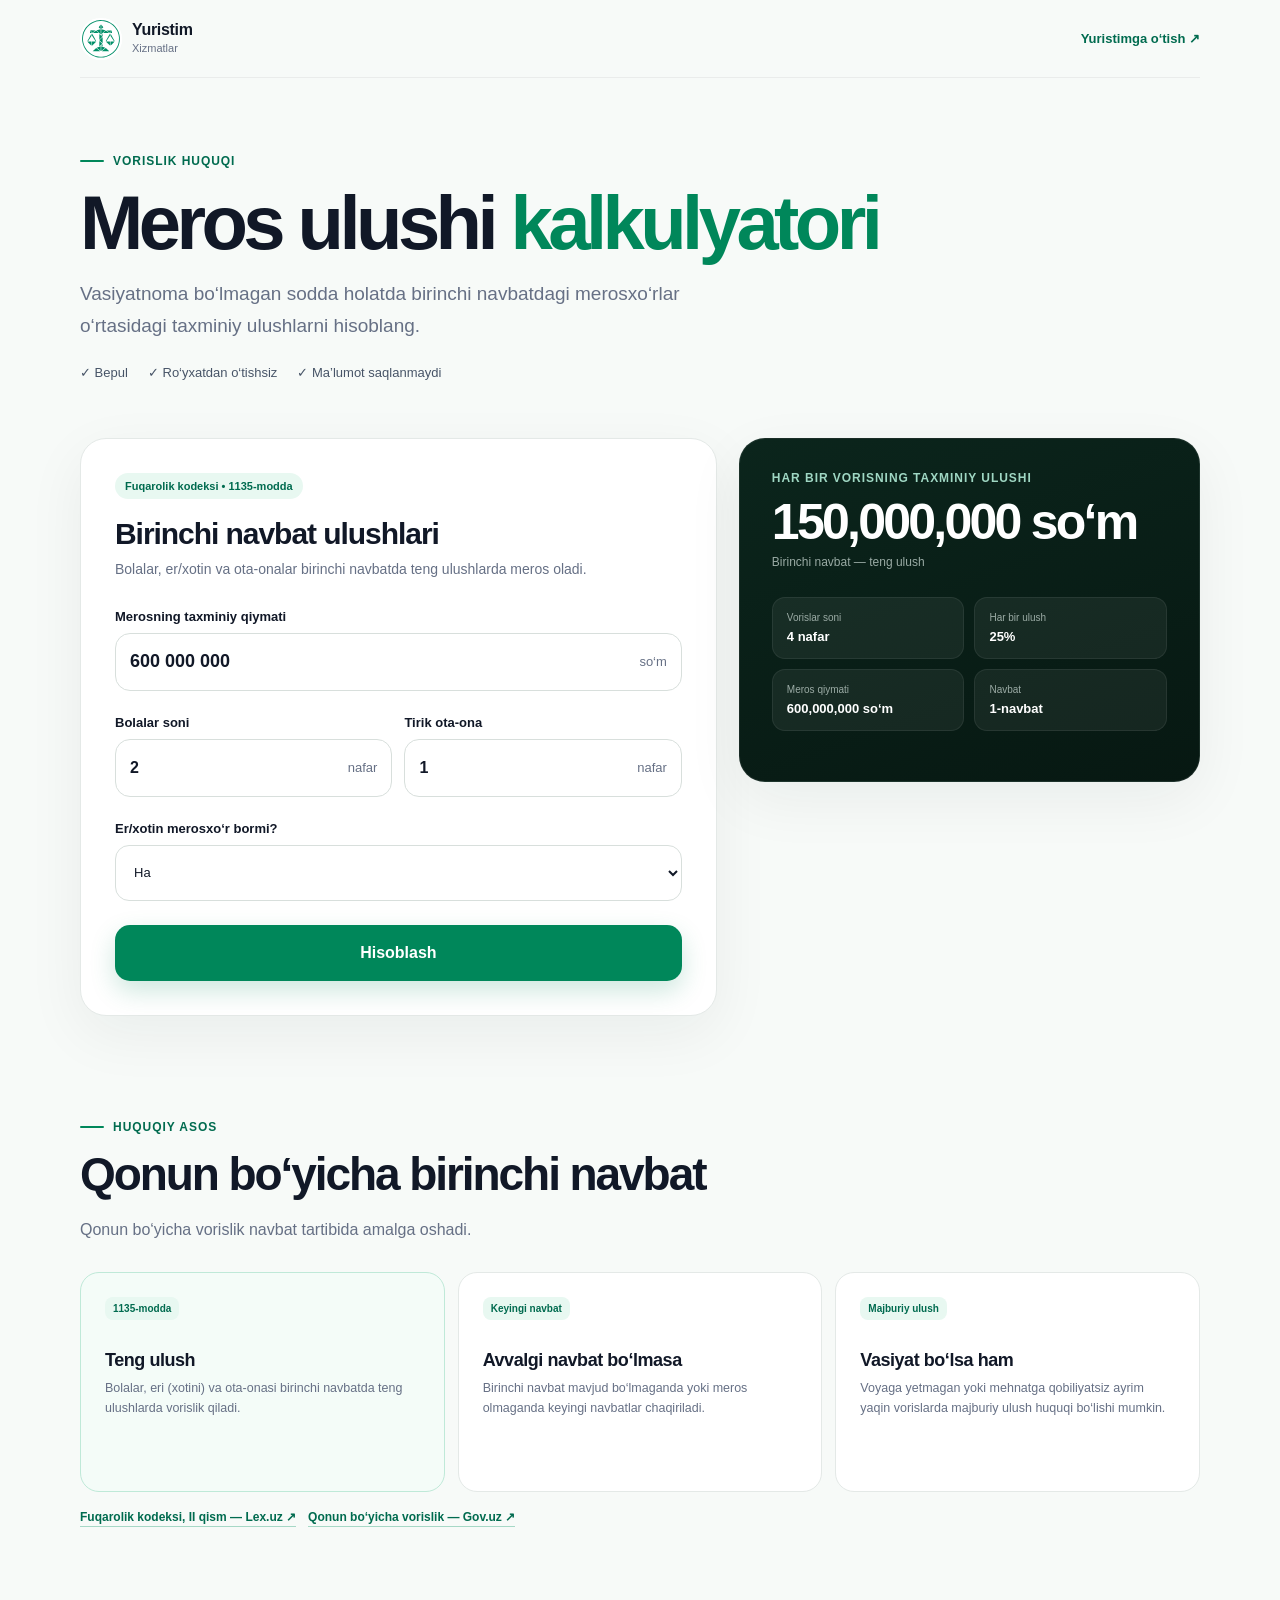
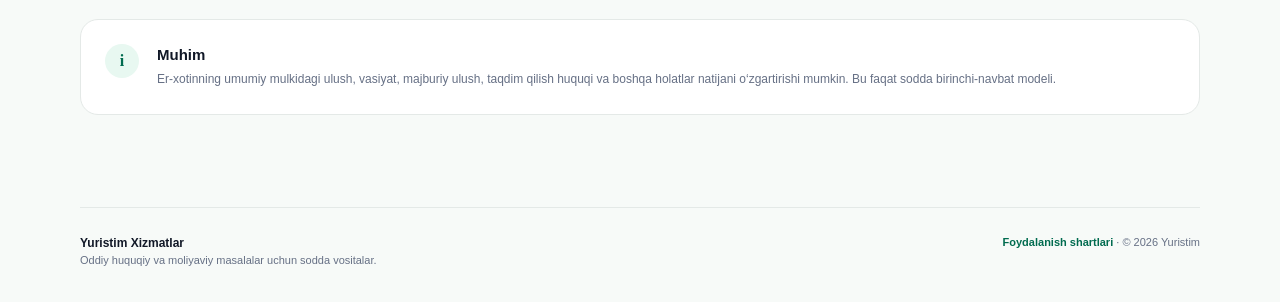
<file: meros.html>
<!doctype html><html lang="uz"><head><meta charset="utf-8"/><meta name="viewport" content="width=device-width,initial-scale=1"/><meta name="theme-color" content="#00875A"/><title>Meros ulushi kalkulyatori | Yuristim Xizmatlar</title><meta name="description" content="Vasiyatnoma bo‘lmagan sodda holatda birinchi navbatdagi merosxo‘rlar o‘rtasidagi taxminiy ulushlarni hisoblang."/><link rel="canonical" href="https://xizmatlar.yuristim.pp.ua/meros"/><meta property="og:title" content="Meros ulushi kalkulyatori — Yuristim Xizmatlar"/><meta property="og:description" content="Vasiyatnoma bo‘lmagan sodda holatda birinchi navbatdagi merosxo‘rlar o‘rtasidagi taxminiy ulushlarni hisoblang."/><meta property="og:url" content="https://xizmatlar.yuristim.pp.ua/meros"/><meta property="og:type" content="website"/><link rel="icon" href="/assets/yuristim-logo.svg" type="image/svg+xml"/><link rel="stylesheet" href="/styles.css"/><script defer src="/xizmatlar.js"></script></head><body data-tool="meros"><header class="site-header"><a class="brand" href="/" aria-label="Yuristim Xizmatlar"><img class="brand-logo" src="/assets/yuristim-logo.svg" alt="" /><span><b>Yuristim</b><small>Xizmatlar</small></span></a><a class="header-link" href="https://t.me/Yuristim_bot" target="_blank" rel="noreferrer">Yuristimga o‘tish <span aria-hidden="true">↗</span></a></header><main class="page-wrap"><section class="hero"><div class="eyebrow"><span></span>Vorislik huquqi</div><h1>Meros ulushi <em>kalkulyatori</em></h1><p>Vasiyatnoma bo‘lmagan sodda holatda birinchi navbatdagi merosxo‘rlar o‘rtasidagi taxminiy ulushlarni hisoblang.</p><div class="hero-meta"><span>✓ Bepul</span><span>✓ Ro‘yxatdan o‘tishsiz</span><span>✓ Ma’lumot saqlanmaydi</span></div></section><section class="calculator-shell" aria-labelledby="calculator-title"><div class="calculator-card"><div class="card-kicker">Fuqarolik kodeksi • 1135-modda</div><h2 id="calculator-title">Birinchi navbat ulushlari</h2><p class="card-lead">Bolalar, er/xotin va ota-onalar birinchi navbatda teng ulushlarda meros oladi.</p><form id="meros-form" class="calculator-form"><label class="field"><span>Merosning taxminiy qiymati</span><div class="money-input"><input id="estate-value" inputmode="numeric" autocomplete="off" value="600 000 000" /><span>so‘m</span></div></label><div class="dual-field"><label class="field"><span>Bolalar soni</span><div class="money-input compact-input"><input id="heir-children" inputmode="decimal" autocomplete="off" value="2" /><span>nafar</span></div></label><label class="field"><span>Tirik ota-ona</span><div class="money-input compact-input"><input id="heir-parents" inputmode="decimal" autocomplete="off" value="1" /><span>nafar</span></div></label></div><label class="field"><span>Er/xotin merosxo‘r bormi?</span><select id="heir-spouse" class="select-input"><option value="1">Ha</option><option value="0">Yo‘q</option></select></label><button class="primary-button" type="submit">Hisoblash</button></form></div><aside class="result-card" aria-live="polite"><div class="result-label">Har bir vorisning taxminiy ulushi</div><div class="result-amount" id="inheritance-result">—</div><div class="result-caption">Birinchi navbat — teng ulush</div><div class="result-grid"><div><span>Vorislar soni</span><b id="heirs-count">—</b></div><div><span>Har bir ulush</span><b id="heir-percent">—</b></div><div><span>Meros qiymati</span><b id="estate-out">—</b></div><div><span>Navbat</span><b>1-navbat</b></div></div></aside></section><section class="legal-section"><div class="section-heading"><div class="eyebrow"><span></span>Huquqiy asos</div><h2>Qonun bo‘yicha birinchi navbat</h2><p>Qonun bo‘yicha vorislik navbat tartibida amalga oshadi.</p></div><div class="law-grid"><article class="law-card featured"><span class="law-number">1135-modda</span><h3>Teng ulush</h3><p>Bolalar, eri (xotini) va ota-onasi birinchi navbatda teng ulushlarda vorislik qiladi.</p></article><article class="law-card"><span class="law-number">Keyingi navbat</span><h3>Avvalgi navbat bo‘lmasa</h3><p>Birinchi navbat mavjud bo‘lmaganda yoki meros olmaganda keyingi navbatlar chaqiriladi.</p></article><article class="law-card"><span class="law-number">Majburiy ulush</span><h3>Vasiyat bo‘lsa ham</h3><p>Voyaga yetmagan yoki mehnatga qobiliyatsiz ayrim yaqin vorislarda majburiy ulush huquqi bo‘lishi mumkin.</p></article></div><div class="source-row"><a href="https://lex.uz/docs/-180552" target="_blank" rel="noreferrer">Fuqarolik kodeksi, II qism — Lex.uz ↗</a><a href="https://gov.uz/oz/advice/58/document/1054" target="_blank" rel="noreferrer">Qonun bo‘yicha vorislik — Gov.uz ↗</a></div></section><section class="disclaimer"><div class="disclaimer-icon">i</div><div><h2>Muhim</h2><p>Er-xotinning umumiy mulkidagi ulush, vasiyat, majburiy ulush, taqdim qilish huquqi va boshqa holatlar natijani o‘zgartirishi mumkin. Bu faqat sodda birinchi-navbat modeli.</p></div></section></main><footer><div><b>Yuristim Xizmatlar</b><span>Oddiy huquqiy va moliyaviy masalalar uchun sodda vositalar.</span></div><span><a class="footer-legal-link" href="/foydalanish-shartlari">Foydalanish shartlari</a> · © 2026 Yuristim</span></footer></body></html>
</file>
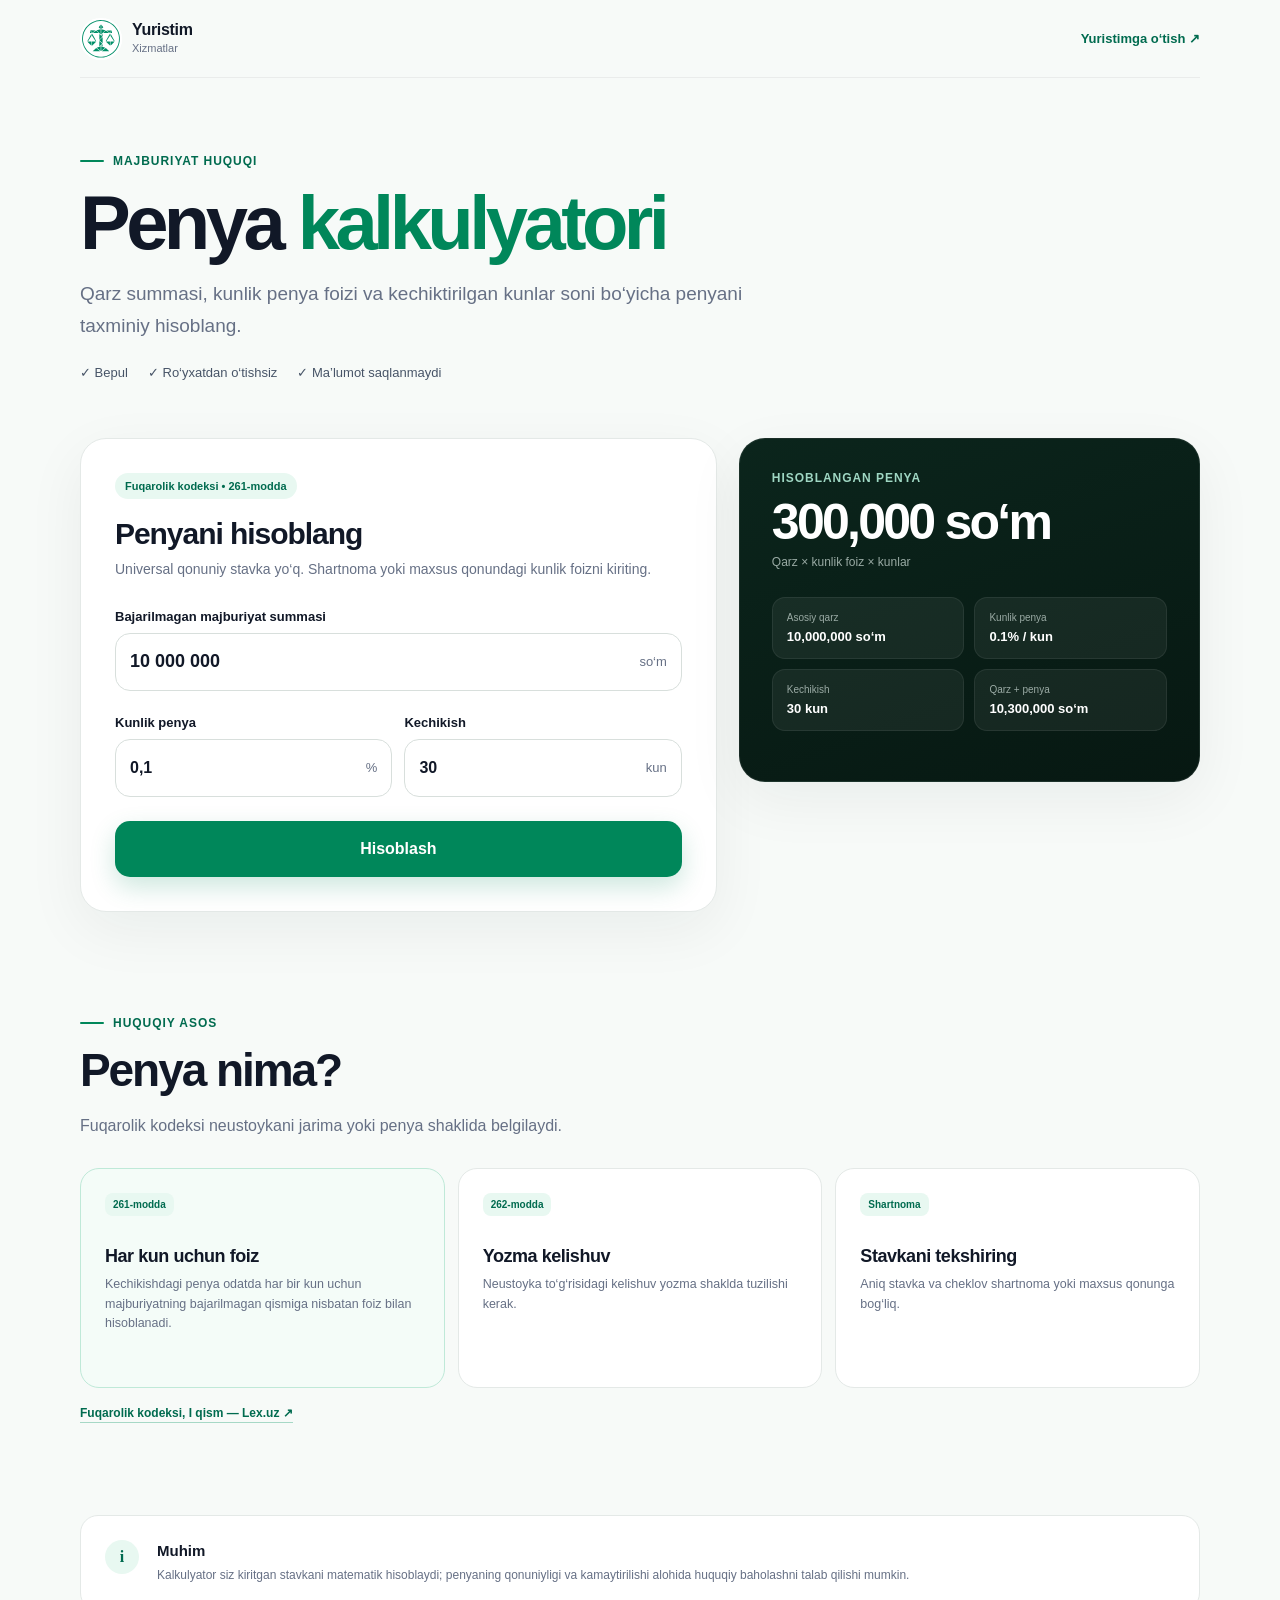
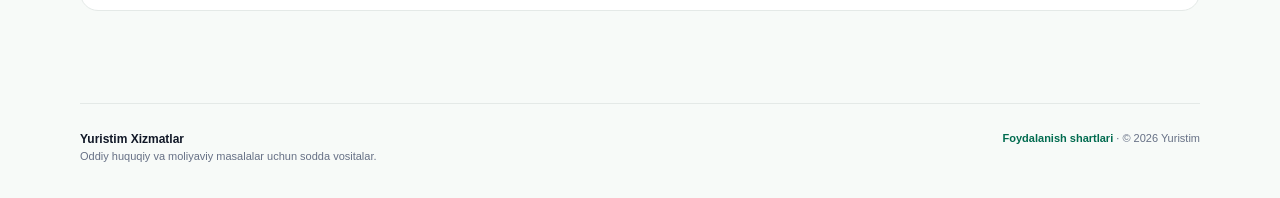
<file: penya.html>
<!doctype html><html lang="uz"><head><meta charset="utf-8"/><meta name="viewport" content="width=device-width,initial-scale=1"/><meta name="theme-color" content="#00875A"/><title>Penya kalkulyatori | Yuristim Xizmatlar</title><meta name="description" content="Qarz summasi, kunlik penya foizi va kechiktirilgan kunlar soni bo‘yicha penyani taxminiy hisoblang."/><link rel="canonical" href="https://xizmatlar.yuristim.pp.ua/penya"/><meta property="og:title" content="Penya kalkulyatori — Yuristim Xizmatlar"/><meta property="og:description" content="Qarz summasi, kunlik penya foizi va kechiktirilgan kunlar soni bo‘yicha penyani taxminiy hisoblang."/><meta property="og:url" content="https://xizmatlar.yuristim.pp.ua/penya"/><meta property="og:type" content="website"/><link rel="icon" href="/assets/yuristim-logo.svg" type="image/svg+xml"/><link rel="stylesheet" href="/styles.css"/><script defer src="/xizmatlar.js"></script></head><body data-tool="penya"><header class="site-header"><a class="brand" href="/" aria-label="Yuristim Xizmatlar"><img class="brand-logo" src="/assets/yuristim-logo.svg" alt="" /><span><b>Yuristim</b><small>Xizmatlar</small></span></a><a class="header-link" href="https://t.me/Yuristim_bot" target="_blank" rel="noreferrer">Yuristimga o‘tish <span aria-hidden="true">↗</span></a></header><main class="page-wrap"><section class="hero"><div class="eyebrow"><span></span>Majburiyat huquqi</div><h1>Penya <em>kalkulyatori</em></h1><p>Qarz summasi, kunlik penya foizi va kechiktirilgan kunlar soni bo‘yicha penyani taxminiy hisoblang.</p><div class="hero-meta"><span>✓ Bepul</span><span>✓ Ro‘yxatdan o‘tishsiz</span><span>✓ Ma’lumot saqlanmaydi</span></div></section><section class="calculator-shell" aria-labelledby="calculator-title"><div class="calculator-card"><div class="card-kicker">Fuqarolik kodeksi • 261-modda</div><h2 id="calculator-title">Penyani hisoblang</h2><p class="card-lead">Universal qonuniy stavka yo‘q. Shartnoma yoki maxsus qonundagi kunlik foizni kiriting.</p><form id="penya-form" class="calculator-form"><label class="field"><span>Bajarilmagan majburiyat summasi</span><div class="money-input"><input id="penya-debt" inputmode="numeric" autocomplete="off" value="10 000 000" /><span>so‘m</span></div></label><div class="dual-field"><label class="field"><span>Kunlik penya</span><div class="money-input compact-input"><input id="penya-rate" inputmode="decimal" autocomplete="off" value="0,1" /><span>%</span></div></label><label class="field"><span>Kechikish</span><div class="money-input compact-input"><input id="penya-days" inputmode="decimal" autocomplete="off" value="30" /><span>kun</span></div></label></div><button class="primary-button" type="submit">Hisoblash</button></form></div><aside class="result-card" aria-live="polite"><div class="result-label">Hisoblangan penya</div><div class="result-amount" id="penya-result">—</div><div class="result-caption">Qarz × kunlik foiz × kunlar</div><div class="result-grid"><div><span>Asosiy qarz</span><b id="penya-debt-out">—</b></div><div><span>Kunlik penya</span><b id="penya-rate-out">—</b></div><div><span>Kechikish</span><b id="penya-days-out">—</b></div><div><span>Qarz + penya</span><b id="penya-total">—</b></div></div></aside></section><section class="legal-section"><div class="section-heading"><div class="eyebrow"><span></span>Huquqiy asos</div><h2>Penya nima?</h2><p>Fuqarolik kodeksi neustoykani jarima yoki penya shaklida belgilaydi.</p></div><div class="law-grid"><article class="law-card featured"><span class="law-number">261-modda</span><h3>Har kun uchun foiz</h3><p>Kechikishdagi penya odatda har bir kun uchun majburiyatning bajarilmagan qismiga nisbatan foiz bilan hisoblanadi.</p></article><article class="law-card"><span class="law-number">262-modda</span><h3>Yozma kelishuv</h3><p>Neustoyka to‘g‘risidagi kelishuv yozma shaklda tuzilishi kerak.</p></article><article class="law-card"><span class="law-number">Shartnoma</span><h3>Stavkani tekshiring</h3><p>Aniq stavka va cheklov shartnoma yoki maxsus qonunga bog‘liq.</p></article></div><div class="source-row"><a href="https://lex.uz/docs/-111189" target="_blank" rel="noreferrer">Fuqarolik kodeksi, I qism — Lex.uz ↗</a></div></section><section class="disclaimer"><div class="disclaimer-icon">i</div><div><h2>Muhim</h2><p>Kalkulyator siz kiritgan stavkani matematik hisoblaydi; penyaning qonuniyligi va kamaytirilishi alohida huquqiy baholashni talab qilishi mumkin.</p></div></section></main><footer><div><b>Yuristim Xizmatlar</b><span>Oddiy huquqiy va moliyaviy masalalar uchun sodda vositalar.</span></div><span><a class="footer-legal-link" href="/foydalanish-shartlari">Foydalanish shartlari</a> · © 2026 Yuristim</span></footer></body></html>
</file>
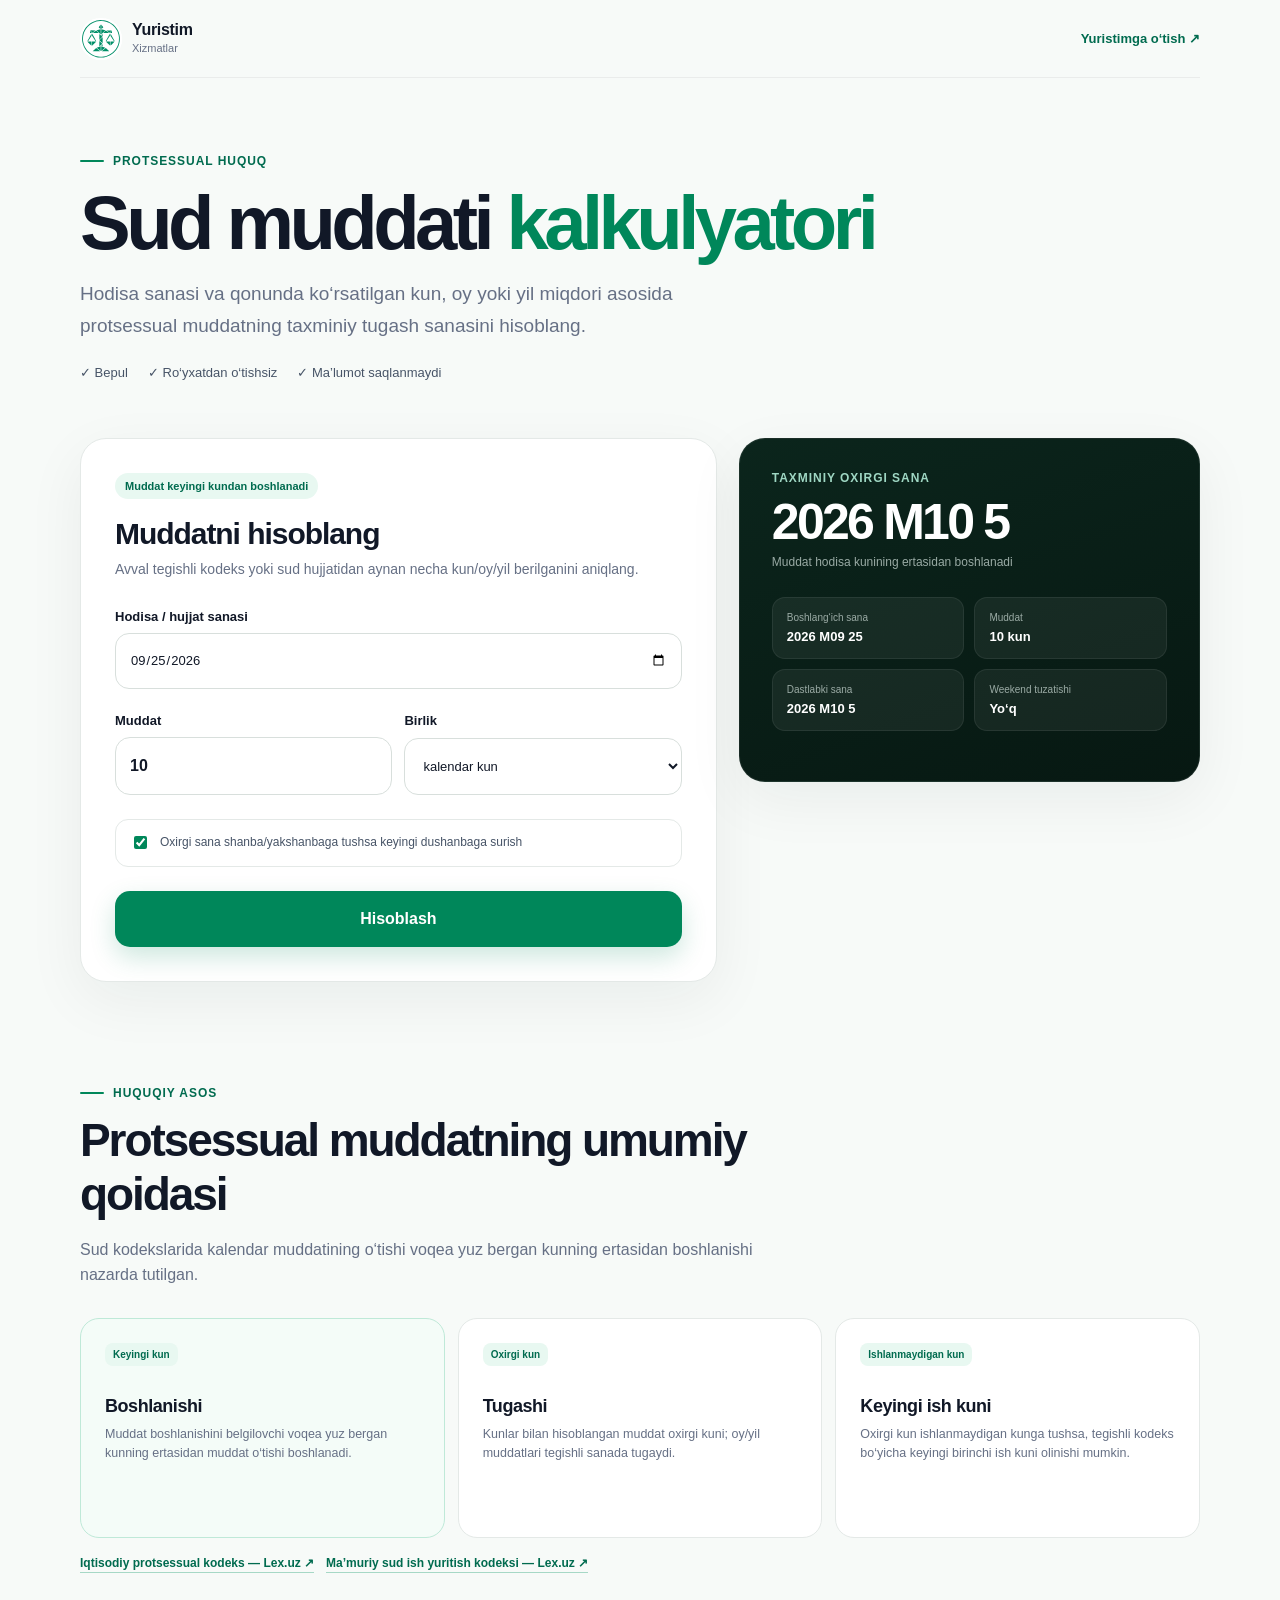
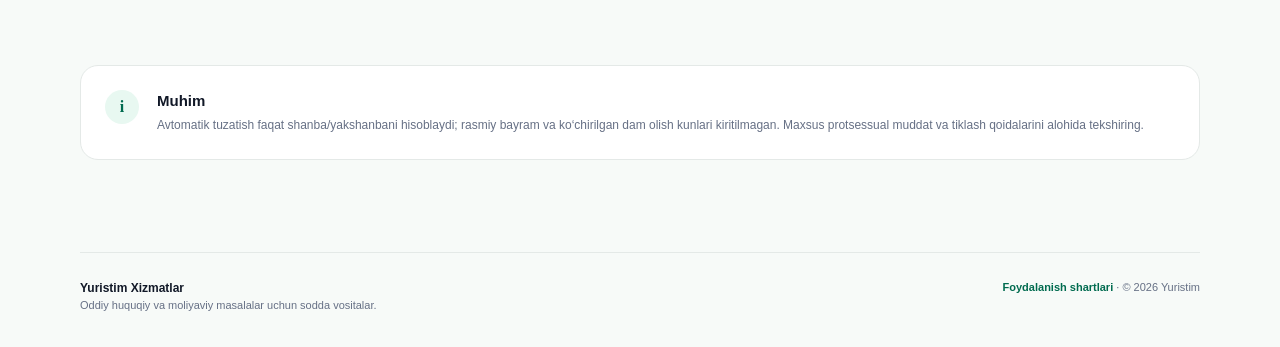
<file: sud-muddati.html>
<!doctype html><html lang="uz"><head><meta charset="utf-8"/><meta name="viewport" content="width=device-width,initial-scale=1"/><meta name="theme-color" content="#00875A"/><title>Sud protsessual muddati kalkulyatori | Yuristim Xizmatlar</title><meta name="description" content="Hodisa sanasi va qonunda ko‘rsatilgan kun, oy yoki yil miqdori asosida protsessual muddatning taxminiy tugash sanasini hisoblang."/><link rel="canonical" href="https://xizmatlar.yuristim.pp.ua/sud-muddati"/><meta property="og:title" content="Sud protsessual muddati kalkulyatori — Yuristim Xizmatlar"/><meta property="og:description" content="Hodisa sanasi va qonunda ko‘rsatilgan kun, oy yoki yil miqdori asosida protsessual muddatning taxminiy tugash sanasini hisoblang."/><meta property="og:url" content="https://xizmatlar.yuristim.pp.ua/sud-muddati"/><meta property="og:type" content="website"/><link rel="icon" href="/assets/yuristim-logo.svg" type="image/svg+xml"/><link rel="stylesheet" href="/styles.css"/><script defer src="/xizmatlar.js"></script></head><body data-tool="sud-muddati"><header class="site-header"><a class="brand" href="/" aria-label="Yuristim Xizmatlar"><img class="brand-logo" src="/assets/yuristim-logo.svg" alt="" /><span><b>Yuristim</b><small>Xizmatlar</small></span></a><a class="header-link" href="https://t.me/Yuristim_bot" target="_blank" rel="noreferrer">Yuristimga o‘tish <span aria-hidden="true">↗</span></a></header><main class="page-wrap"><section class="hero"><div class="eyebrow"><span></span>Protsessual huquq</div><h1>Sud muddati <em>kalkulyatori</em></h1><p>Hodisa sanasi va qonunda ko‘rsatilgan kun, oy yoki yil miqdori asosida protsessual muddatning taxminiy tugash sanasini hisoblang.</p><div class="hero-meta"><span>✓ Bepul</span><span>✓ Ro‘yxatdan o‘tishsiz</span><span>✓ Ma’lumot saqlanmaydi</span></div></section><section class="calculator-shell" aria-labelledby="calculator-title"><div class="calculator-card"><div class="card-kicker">Muddat keyingi kundan boshlanadi</div><h2 id="calculator-title">Muddatni hisoblang</h2><p class="card-lead">Avval tegishli kodeks yoki sud hujjatidan aynan necha kun/oy/yil berilganini aniqlang.</p><form id="deadline-form" class="calculator-form"><label class="field"><span>Hodisa / hujjat sanasi</span><input id="deadline-start" class="select-input" type="date" value="2026-09-25"/></label><div class="dual-field"><label class="field"><span>Muddat</span><div class="money-input compact-input"><input id="deadline-count" inputmode="decimal" autocomplete="off" value="10" /><span></span></div></label><label class="field"><span>Birlik</span><select id="deadline-unit" class="select-input"><option value="days">kalendar kun</option><option value="months">oy</option><option value="years">yil</option></select></label></div><label class="check-row"><input id="deadline-weekend" type="checkbox" checked/><span>Oxirgi sana shanba/yakshanbaga tushsa keyingi dushanbaga surish</span></label><button class="primary-button" type="submit">Hisoblash</button></form></div><aside class="result-card" aria-live="polite"><div class="result-label">Taxminiy oxirgi sana</div><div class="result-amount" id="deadline-result">—</div><div class="result-caption">Muddat hodisa kunining ertasidan boshlanadi</div><div class="result-grid"><div><span>Boshlang‘ich sana</span><b id="deadline-start-out">—</b></div><div><span>Muddat</span><b id="deadline-count-out">—</b></div><div><span>Dastlabki sana</span><b id="deadline-raw">—</b></div><div><span>Weekend tuzatishi</span><b id="deadline-adjust">—</b></div></div></aside></section><section class="legal-section"><div class="section-heading"><div class="eyebrow"><span></span>Huquqiy asos</div><h2>Protsessual muddatning umumiy qoidasi</h2><p>Sud kodekslarida kalendar muddatining o‘tishi voqea yuz bergan kunning ertasidan boshlanishi nazarda tutilgan.</p></div><div class="law-grid"><article class="law-card featured"><span class="law-number">Keyingi kun</span><h3>Boshlanishi</h3><p>Muddat boshlanishini belgilovchi voqea yuz bergan kunning ertasidan muddat o‘tishi boshlanadi.</p></article><article class="law-card"><span class="law-number">Oxirgi kun</span><h3>Tugashi</h3><p>Kunlar bilan hisoblangan muddat oxirgi kuni; oy/yil muddatlari tegishli sanada tugaydi.</p></article><article class="law-card"><span class="law-number">Ishlanmaydigan kun</span><h3>Keyingi ish kuni</h3><p>Oxirgi kun ishlanmaydigan kunga tushsa, tegishli kodeks bo‘yicha keyingi birinchi ish kuni olinishi mumkin.</p></article></div><div class="source-row"><a href="https://lex.uz/docs/-3523891" target="_blank" rel="noreferrer">Iqtisodiy protsessual kodeks — Lex.uz ↗</a><a href="https://lex.uz/docs/-3527353" target="_blank" rel="noreferrer">Ma’muriy sud ish yuritish kodeksi — Lex.uz ↗</a></div></section><section class="disclaimer"><div class="disclaimer-icon">i</div><div><h2>Muhim</h2><p>Avtomatik tuzatish faqat shanba/yakshanbani hisoblaydi; rasmiy bayram va ko‘chirilgan dam olish kunlari kiritilmagan. Maxsus protsessual muddat va tiklash qoidalarini alohida tekshiring.</p></div></section></main><footer><div><b>Yuristim Xizmatlar</b><span>Oddiy huquqiy va moliyaviy masalalar uchun sodda vositalar.</span></div><span><a class="footer-legal-link" href="/foydalanish-shartlari">Foydalanish shartlari</a> · © 2026 Yuristim</span></footer></body></html>
</file>
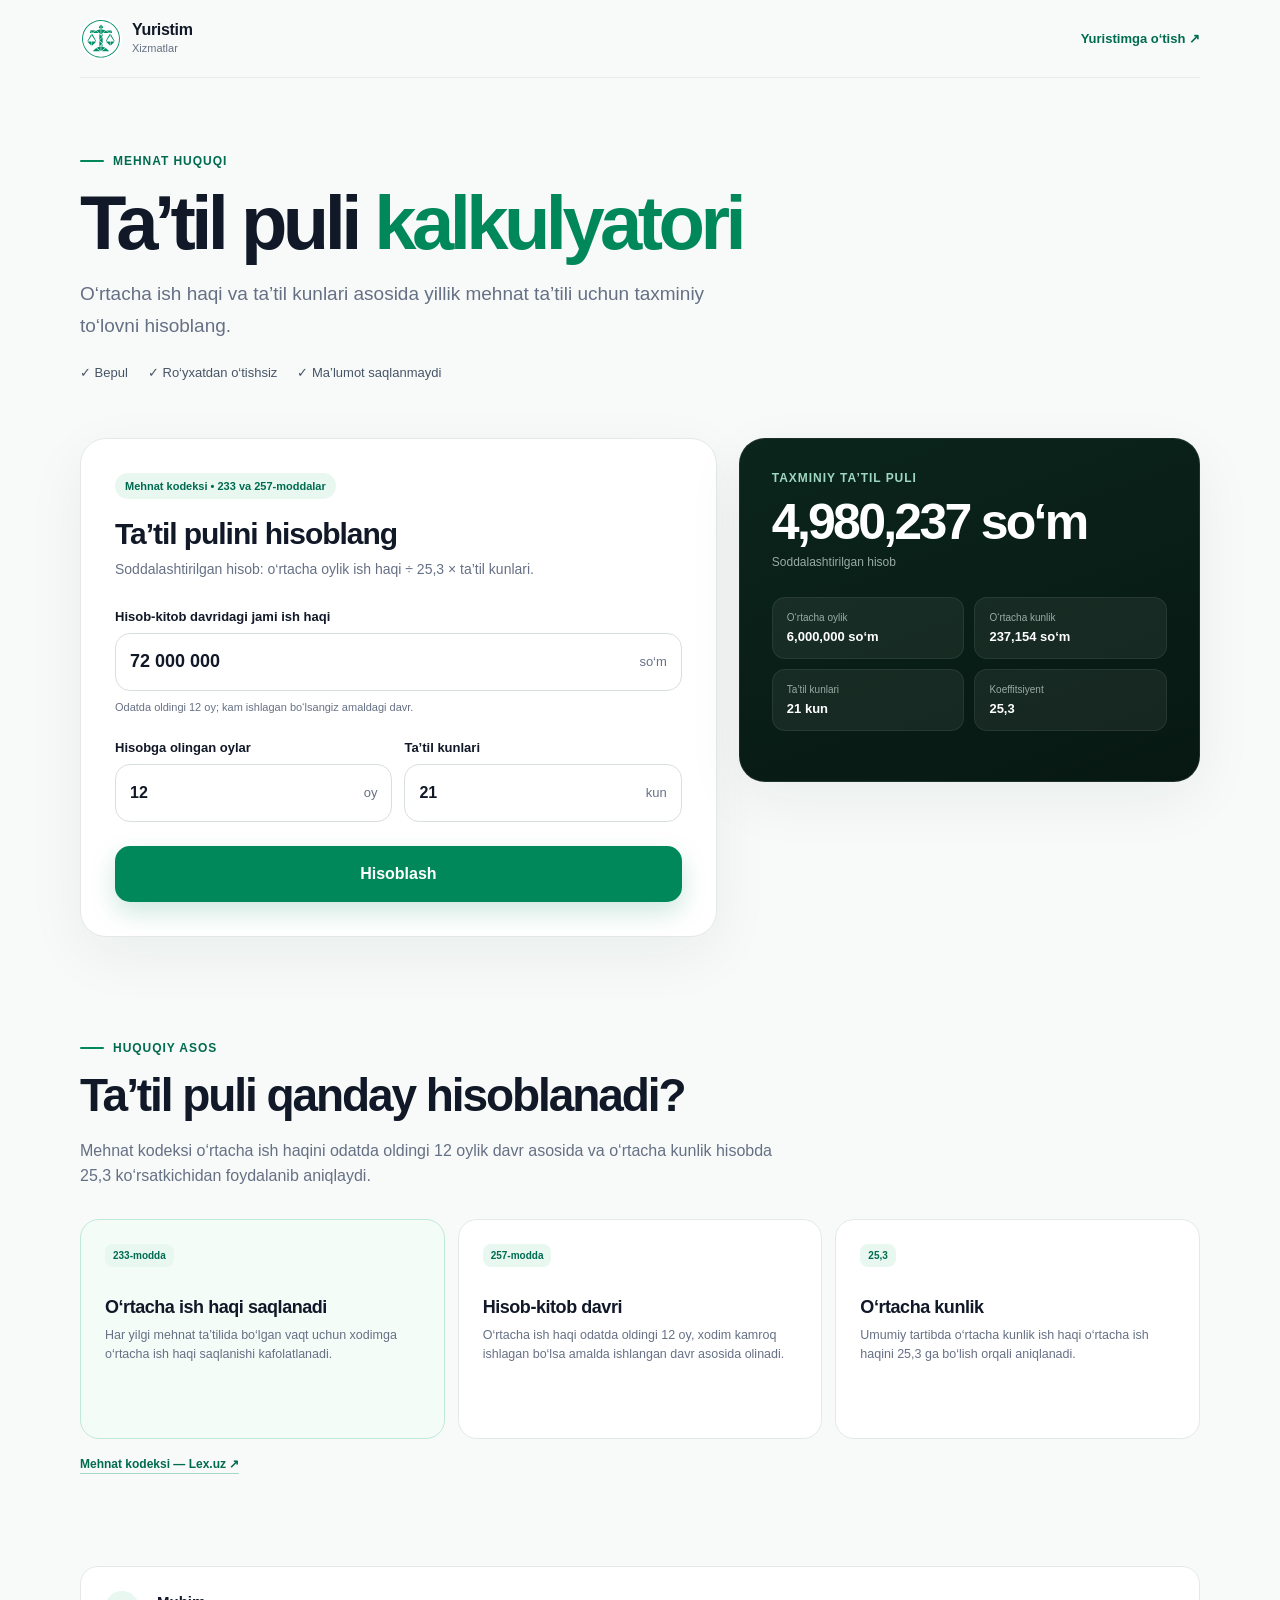
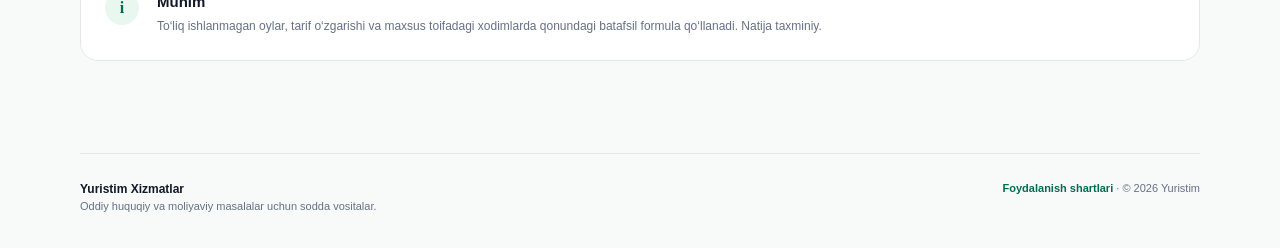
<file: tatil-puli.html>
<!doctype html><html lang="uz"><head><meta charset="utf-8"/><meta name="viewport" content="width=device-width,initial-scale=1"/><meta name="theme-color" content="#00875A"/><title>Mehnat ta’tili puli kalkulyatori | Yuristim Xizmatlar</title><meta name="description" content="O‘rtacha ish haqi va ta’til kunlari asosida yillik mehnat ta’tili uchun taxminiy to‘lovni hisoblang."/><link rel="canonical" href="https://xizmatlar.yuristim.pp.ua/tatil-puli"/><meta property="og:title" content="Mehnat ta’tili puli kalkulyatori — Yuristim Xizmatlar"/><meta property="og:description" content="O‘rtacha ish haqi va ta’til kunlari asosida yillik mehnat ta’tili uchun taxminiy to‘lovni hisoblang."/><meta property="og:url" content="https://xizmatlar.yuristim.pp.ua/tatil-puli"/><meta property="og:type" content="website"/><link rel="icon" href="/assets/yuristim-logo.svg" type="image/svg+xml"/><link rel="stylesheet" href="/styles.css"/><script defer src="/xizmatlar.js"></script></head><body data-tool="tatil-puli"><header class="site-header"><a class="brand" href="/" aria-label="Yuristim Xizmatlar"><img class="brand-logo" src="/assets/yuristim-logo.svg" alt="" /><span><b>Yuristim</b><small>Xizmatlar</small></span></a><a class="header-link" href="https://t.me/Yuristim_bot" target="_blank" rel="noreferrer">Yuristimga o‘tish <span aria-hidden="true">↗</span></a></header><main class="page-wrap"><section class="hero"><div class="eyebrow"><span></span>Mehnat huquqi</div><h1>Ta’til puli <em>kalkulyatori</em></h1><p>O‘rtacha ish haqi va ta’til kunlari asosida yillik mehnat ta’tili uchun taxminiy to‘lovni hisoblang.</p><div class="hero-meta"><span>✓ Bepul</span><span>✓ Ro‘yxatdan o‘tishsiz</span><span>✓ Ma’lumot saqlanmaydi</span></div></section><section class="calculator-shell" aria-labelledby="calculator-title"><div class="calculator-card"><div class="card-kicker">Mehnat kodeksi • 233 va 257-moddalar</div><h2 id="calculator-title">Ta’til pulini hisoblang</h2><p class="card-lead">Soddalashtirilgan hisob: o‘rtacha oylik ish haqi ÷ 25,3 × ta’til kunlari.</p><form id="tatil-form" class="calculator-form"><label class="field"><span>Hisob-kitob davridagi jami ish haqi</span><div class="money-input"><input id="vacation-earnings" inputmode="numeric" autocomplete="off" value="72 000 000" /><span>so‘m</span></div><small>Odatda oldingi 12 oy; kam ishlagan bo‘lsangiz amaldagi davr.</small></label><div class="dual-field"><label class="field"><span>Hisobga olingan oylar</span><div class="money-input compact-input"><input id="vacation-months" inputmode="decimal" autocomplete="off" value="12" /><span>oy</span></div></label><label class="field"><span>Ta’til kunlari</span><div class="money-input compact-input"><input id="vacation-days" inputmode="decimal" autocomplete="off" value="21" /><span>kun</span></div></label></div><button class="primary-button" type="submit">Hisoblash</button></form></div><aside class="result-card" aria-live="polite"><div class="result-label">Taxminiy ta’til puli</div><div class="result-amount" id="vacation-result">—</div><div class="result-caption">Soddalashtirilgan hisob</div><div class="result-grid"><div><span>O‘rtacha oylik</span><b id="vacation-monthly">—</b></div><div><span>O‘rtacha kunlik</span><b id="vacation-daily">—</b></div><div><span>Ta’til kunlari</span><b id="vacation-days-out">—</b></div><div><span>Koeffitsiyent</span><b>25,3</b></div></div></aside></section><section class="legal-section"><div class="section-heading"><div class="eyebrow"><span></span>Huquqiy asos</div><h2>Ta’til puli qanday hisoblanadi?</h2><p>Mehnat kodeksi o‘rtacha ish haqini odatda oldingi 12 oylik davr asosida va o‘rtacha kunlik hisobda 25,3 ko‘rsatkichidan foydalanib aniqlaydi.</p></div><div class="law-grid"><article class="law-card featured"><span class="law-number">233-modda</span><h3>O‘rtacha ish haqi saqlanadi</h3><p>Har yilgi mehnat ta’tilida bo‘lgan vaqt uchun xodimga o‘rtacha ish haqi saqlanishi kafolatlanadi.</p></article><article class="law-card"><span class="law-number">257-modda</span><h3>Hisob-kitob davri</h3><p>O‘rtacha ish haqi odatda oldingi 12 oy, xodim kamroq ishlagan bo‘lsa amalda ishlangan davr asosida olinadi.</p></article><article class="law-card"><span class="law-number">25,3</span><h3>O‘rtacha kunlik</h3><p>Umumiy tartibda o‘rtacha kunlik ish haqi o‘rtacha ish haqini 25,3 ga bo‘lish orqali aniqlanadi.</p></article></div><div class="source-row"><a href="https://lex.uz/docs/-6257288" target="_blank" rel="noreferrer">Mehnat kodeksi — Lex.uz ↗</a></div></section><section class="disclaimer"><div class="disclaimer-icon">i</div><div><h2>Muhim</h2><p>To‘liq ishlanmagan oylar, tarif o‘zgarishi va maxsus toifadagi xodimlarda qonundagi batafsil formula qo‘llanadi. Natija taxminiy.</p></div></section></main><footer><div><b>Yuristim Xizmatlar</b><span>Oddiy huquqiy va moliyaviy masalalar uchun sodda vositalar.</span></div><span><a class="footer-legal-link" href="/foydalanish-shartlari">Foydalanish shartlari</a> · © 2026 Yuristim</span></footer></body></html>
</file>
<file: styles.css>
:root{--green:#00875a;--green-dark:#006b4f;--mint:#e8f8f1;--mint-2:#f4fcf8;--ink:#111827;--muted:#667085;--line:#e4e9e7;--surface:#fff;--bg:#f7faf8}*{box-sizing:border-box}html{scroll-behavior:smooth}body{margin:0;color:var(--ink);background:var(--bg);font-family:Inter,ui-sans-serif,-apple-system,BlinkMacSystemFont,"Segoe UI",sans-serif;-webkit-font-smoothing:antialiased}a{color:inherit;text-decoration:none}button,input{font:inherit}button{-webkit-tap-highlight-color:transparent}.site-header{width:min(1120px,calc(100% - 32px));margin:0 auto;min-height:78px;display:flex;align-items:center;justify-content:space-between;border-bottom:1px solid rgba(17,24,39,.06)}.brand{display:inline-flex;align-items:center;gap:10px}.brand-logo{width:42px;height:42px;display:block;object-fit:contain;border-radius:50%;background:#fff}.brand>span:last-child{display:flex;flex-direction:column;line-height:1.05}.brand b{font-size:16px;letter-spacing:-.02em}.brand small{margin-top:4px;color:var(--muted);font-size:11px}.header-link{font-size:13px;color:var(--green-dark);font-weight:700}.page-wrap{width:min(1120px,calc(100% - 32px));margin:0 auto}.hero{max-width:800px;padding:76px 0 40px}.eyebrow{display:flex;align-items:center;gap:9px;color:var(--green-dark);font-size:12px;font-weight:800;text-transform:uppercase;letter-spacing:.08em}.eyebrow span{width:24px;height:2px;background:var(--green);border-radius:99px}.hero h1{margin:18px 0;font-size:clamp(44px,8vw,76px);line-height:.98;letter-spacing:-.06em}.hero h1 em{color:var(--green);font-style:normal}.hero>p{max-width:680px;margin:0;color:var(--muted);font-size:clamp(16px,2.4vw,19px);line-height:1.65}.hero-meta{margin-top:24px;display:flex;flex-wrap:wrap;gap:10px 20px;color:#475467;font-size:13px}.home-wrap{min-height:calc(100vh - 190px)}.home-hero{padding-bottom:28px}.service-grid{display:grid;grid-template-columns:repeat(3,1fr);gap:14px;padding-bottom:80px}.service-card{display:block;min-height:230px;padding:28px;border:1px solid var(--line);border-radius:22px;background:#fff;transition:.18s ease}.service-card:hover{transform:translateY(-2px);border-color:#badfce;box-shadow:0 18px 45px rgba(16,41,31,.07)}.service-badge,.card-kicker,.law-number{display:inline-flex;padding:7px 10px;border-radius:999px;color:var(--green-dark);background:var(--mint);font-size:11px;font-weight:800}.service-card h2{margin:38px 0 9px;font-size:23px;letter-spacing:-.035em}.service-card p{margin:0;color:var(--muted);line-height:1.55;font-size:13px}.service-action{display:inline-block;margin-top:24px;color:var(--green-dark);font-size:12px;font-weight:800}.calculator-shell{display:grid;grid-template-columns:minmax(0,1.16fr) minmax(320px,.84fr);gap:22px;align-items:start;margin:18px 0 104px}.calculator-card,.result-card{background:var(--surface);border:1px solid var(--line);border-radius:26px;box-shadow:0 18px 60px rgba(16,41,31,.06)}.calculator-card{padding:34px}.calculator-card h2{margin:18px 0 8px;font-size:30px;letter-spacing:-.035em}.card-lead{margin:0 0 28px;color:var(--muted);line-height:1.55;font-size:14px}.calculator-form{display:grid;gap:24px}.field{display:grid;gap:9px}.field>span,.field legend{font-size:13px;font-weight:750}.field small{color:var(--muted);font-size:11px;line-height:1.45}.fieldset-reset{border:0;padding:0;margin:0;min-width:0}.fieldset-reset legend{margin-bottom:10px}.money-input{height:58px;border:1px solid #d8dfdc;border-radius:15px;display:flex;align-items:center;background:#fff;transition:.18s ease}.money-input:focus-within{border-color:var(--green);box-shadow:0 0 0 4px rgba(0,135,90,.1)}.money-input input{min-width:0;width:100%;border:0;outline:0;background:transparent;padding:0 14px;font-weight:750;font-size:18px;color:var(--ink)}.money-input>span{padding-right:14px;color:var(--muted);font-size:13px;white-space:nowrap}.preset-row{display:flex;flex-wrap:wrap;gap:7px;margin-top:-14px}.preset{border:1px solid var(--line);background:#fafcfb;color:#475467;border-radius:9px;padding:6px 10px;font-size:11px;cursor:pointer}.preset:hover{border-color:#b8cec5;color:var(--green-dark)}.stepper{display:grid;grid-template-columns:52px 1fr 52px;gap:8px;align-items:stretch}.stepper button{border:1px solid var(--line);background:#f7faf8;border-radius:13px;font-size:22px;color:var(--green-dark);font-weight:700;cursor:pointer}.stepper button:disabled{opacity:.35;cursor:not-allowed}.stepper div{min-height:56px;display:flex;align-items:center;justify-content:center;gap:8px;border:1px solid #d8dfdc;border-radius:13px;background:#fff}.stepper strong{font-size:22px;letter-spacing:-.03em}.stepper span{color:var(--muted);font-size:12px}.radio-grid{display:grid;grid-template-columns:1fr 1fr;gap:10px}.radio-card{position:relative;display:flex;gap:10px;min-height:80px;padding:14px;border:1px solid var(--line);border-radius:14px;cursor:pointer;background:#fff}.radio-card.selected{border-color:var(--green);background:var(--mint-2);box-shadow:inset 0 0 0 1px var(--green)}.radio-card input{accent-color:var(--green);margin:2px 0 0}.radio-card span{display:flex;flex-direction:column;gap:5px}.radio-card b{font-size:13px}.radio-card small{font-size:10.5px}.primary-button{height:56px;border:0;border-radius:15px;color:#fff;background:var(--green);font-weight:800;cursor:pointer;box-shadow:0 10px 26px rgba(0,135,90,.2);transition:.18s ease}.primary-button:hover{background:var(--green-dark);transform:translateY(-1px)}.primary-button:active{transform:translateY(0)}.result-card{position:sticky;top:18px;overflow:hidden;padding:32px;background:linear-gradient(160deg,#0b251c 0%,#071812 100%);border-color:rgba(255,255,255,.08);color:#fff}.result-label{color:#9fd7c3;font-size:12px;font-weight:800;text-transform:uppercase;letter-spacing:.08em}.result-amount{margin-top:12px;font-size:clamp(34px,5vw,50px);font-weight:850;letter-spacing:-.055em;line-height:1}.result-caption{margin-top:8px;color:#99aaa4;font-size:12px}.result-grid{grid-template-columns:1fr 1fr;gap:10px;margin:28px 0 18px}.result-grid:not([hidden]){display:grid}.result-grid div{padding:14px;border-radius:13px;background:rgba(255,255,255,.06);border:1px solid rgba(255,255,255,.07)}.result-grid span,.result-grid b{display:block}.result-grid span{color:#9baba5;font-size:10px;margin-bottom:6px}.result-grid b{font-size:13px}.notice{display:grid;gap:6px;margin-top:10px;padding:14px;background:rgba(98,203,163,.09);border:1px solid rgba(98,203,163,.17);border-radius:13px}.notice[hidden]{display:none}.notice b{font-size:12px;color:#c5f0e0}.notice span{font-size:10.5px;line-height:1.5;color:#9fb1aa}.notice-amber{background:rgba(245,183,48,.08);border-color:rgba(245,183,48,.18)}.notice-amber b{color:#ffe4a1}.minimum-box{margin-top:18px;padding-top:18px;border-top:1px solid rgba(255,255,255,.1);display:grid;gap:5px}.minimum-box span,.minimum-box small{color:#93a59e;font-size:10px}.minimum-box b{font-size:14px}.legal-section,.faq-section{margin:0 0 92px}.section-heading{max-width:700px;margin-bottom:30px}.section-heading h2{margin:13px 0 10px;font-size:clamp(30px,5vw,46px);letter-spacing:-.045em}.section-heading p{color:var(--muted);line-height:1.6}.section-heading.compact{margin-bottom:20px}.law-grid{display:grid;grid-template-columns:repeat(3,1fr);gap:13px}.law-card{min-height:220px;padding:24px;background:#fff;border:1px solid var(--line);border-radius:19px}.law-card.featured{background:var(--mint-2);border-color:#bfe9d8}.law-number{padding:6px 8px;border-radius:8px;font-size:10px}.law-card h3{margin:30px 0 8px;font-size:18px;letter-spacing:-.025em}.law-card p{margin:0;color:var(--muted);line-height:1.55;font-size:12.5px}.source-row{display:flex;gap:12px;flex-wrap:wrap;margin-top:18px}.source-row a{color:var(--green-dark);font-size:12px;font-weight:750;border-bottom:1px solid #a6d8c6;padding-bottom:2px}.disclaimer{margin:0 0 92px;display:flex;gap:18px;padding:24px;background:#fff;border:1px solid var(--line);border-radius:18px}.disclaimer-icon{flex:0 0 34px;width:34px;height:34px;border-radius:50%;display:grid;place-items:center;background:var(--mint);color:var(--green-dark);font-family:Georgia,serif;font-weight:700}.disclaimer h2{margin:2px 0 7px;font-size:15px}.disclaimer p{margin:0;color:var(--muted);font-size:12px;line-height:1.6}.faq-list{display:grid;gap:9px}.faq-list details{background:#fff;border:1px solid var(--line);border-radius:15px;padding:0 18px}.faq-list summary{min-height:58px;display:flex;align-items:center;justify-content:space-between;gap:16px;cursor:pointer;list-style:none;font-size:13px;font-weight:750}.faq-list summary::-webkit-details-marker{display:none}.faq-list summary span{color:var(--green);font-size:20px;font-weight:400;transition:transform .2s ease}.faq-list details[open] summary span{transform:rotate(45deg)}.faq-list p{margin:-3px 0 18px;max-width:760px;color:var(--muted);font-size:12px;line-height:1.6}footer{width:min(1120px,calc(100% - 32px));margin:0 auto;padding:28px 0 36px;border-top:1px solid var(--line);display:flex;justify-content:space-between;gap:20px;color:var(--muted);font-size:11px}footer div{display:flex;flex-direction:column;gap:4px}footer b{color:var(--ink);font-size:12px}@media(max-width:820px){.hero{padding-top:52px}.calculator-shell{grid-template-columns:1fr;margin-bottom:82px}.result-card{position:static}.law-grid,.service-grid{grid-template-columns:1fr 1fr}}@media(max-width:560px){.site-header,.page-wrap,footer{width:min(100% - 24px,1120px)}.site-header{min-height:68px}.header-link{font-size:11px}.hero{padding:44px 0 28px}.hero h1{font-size:48px}.hero-meta{display:grid;gap:7px}.calculator-card,.result-card{border-radius:20px}.calculator-card{padding:22px 18px}.result-card{padding:24px 20px}.radio-grid,.law-grid,.service-grid{grid-template-columns:1fr}.law-card{min-height:auto}.law-card h3{margin-top:24px}.disclaimer{padding:18px}footer{flex-direction:column}}@media(prefers-reduced-motion:reduce){*,*:before,*:after{scroll-behavior:auto!important;transition:none!important}}
.dual-field{display:grid;grid-template-columns:1fr 1fr;gap:12px}.compact-input input{font-size:16px}.range-head,.range-scale{display:flex;align-items:center;justify-content:space-between}.range-head b{font-size:18px;letter-spacing:-.025em}.range-head span,.range-scale{color:var(--muted);font-size:11px}.range-input{width:100%;height:6px;border:0;border-radius:999px;appearance:none;background:#dfe8e4;outline:0;accent-color:var(--green)}.range-input::-webkit-slider-thumb{appearance:none;width:22px;height:22px;border-radius:50%;background:var(--green);border:4px solid #fff;box-shadow:0 2px 10px rgba(0,87,58,.25);cursor:pointer}.range-input::-moz-range-thumb{width:16px;height:16px;border-radius:50%;background:var(--green);border:4px solid #fff;box-shadow:0 2px 10px rgba(0,87,58,.25);cursor:pointer}@media(max-width:560px){.dual-field{grid-template-columns:1fr}}
.select-input{width:100%;min-height:56px;padding:0 14px;border:1px solid #d8dfdc;border-radius:14px;background:#fff;color:var(--ink);font:inherit;font-size:13px;outline:0}.select-input:focus{border-color:var(--green);box-shadow:0 0 0 4px rgba(0,135,90,.1)}.check-row{display:flex;gap:10px;align-items:flex-start;padding:14px;border:1px solid var(--line);border-radius:13px;background:#fff;color:#475467;font-size:12px;line-height:1.45}.check-row input{margin-top:2px;accent-color:var(--green)}.service-grid{grid-template-columns:repeat(auto-fit,minmax(250px,1fr))}.tool-count{display:inline-flex;margin-top:20px;padding:7px 10px;border-radius:999px;background:var(--mint);color:var(--green-dark);font-size:11px;font-weight:800}
.footer-legal-link{color:var(--green-dark);font-weight:700}.footer-legal-link:hover{text-decoration:underline}.terms-wrap{max-width:1000px}.terms-hero{max-width:860px}.terms-alert{display:flex;gap:18px;margin:12px 0 28px;padding:24px;border:2px solid #e5484d;border-radius:20px;background:#fff5f5;color:#791f25}.terms-alert-icon{flex:0 0 42px;width:42px;height:42px;display:grid;place-items:center;border-radius:50%;background:#e5484d;color:#fff;font-size:25px;font-weight:900}.terms-alert h2{margin:0 0 10px;font-size:17px;letter-spacing:.03em}.terms-alert p{margin:7px 0;font-size:13px;line-height:1.65}.terms-nav{display:flex;flex-wrap:wrap;gap:8px;margin-bottom:40px}.terms-nav a{padding:9px 12px;border:1px solid var(--line);border-radius:10px;background:#fff;color:#475467;font-size:11px;font-weight:700}.terms-nav a:hover{border-color:#9bcfba;color:var(--green-dark)}.terms-document{display:grid;gap:12px;margin-bottom:44px}.terms-section{display:grid;grid-template-columns:54px 1fr;gap:18px;padding:28px;border:1px solid var(--line);border-radius:20px;background:#fff}.terms-number{font-size:12px;font-weight:850;color:var(--green);letter-spacing:.08em}.terms-section h2{margin:0 0 12px;font-size:23px;letter-spacing:-.035em}.terms-section p{margin:9px 0;color:#4f5d57;font-size:13px;line-height:1.7}.terms-section b{color:var(--ink)}.terms-list{margin:0;padding-left:19px;color:#4f5d57;font-size:13px;line-height:1.8}.warning-grid{display:grid;grid-template-columns:1fr 1fr;gap:10px;margin-top:16px}.warning-card{padding:16px;border:1px solid #dce6e2;border-radius:14px;background:#f9fcfa}.warning-card b{display:block;margin-bottom:6px;font-size:12px}.warning-card p{margin:0;font-size:11px;line-height:1.55}.warning-card.danger{grid-column:1/-1;border-color:#f0a4a7;background:#fff5f5}.warning-card.danger b{color:#b4232a}.inline-link{color:var(--green-dark);font-weight:800;text-decoration:underline}.terms-version{margin-top:20px!important;color:#87918d!important;font-size:11px!important}.terms-final-warning{margin:0 0 80px;padding:26px;border-radius:20px;background:#10271f;color:#fff}.terms-final-warning b{font-size:20px}.terms-final-warning p{max-width:720px;color:#b8c9c2;font-size:13px;line-height:1.6}.terms-final-warning a{display:inline-flex;margin-top:6px;padding:11px 15px;border-radius:11px;background:#fff;color:#006b4f;font-size:12px;font-weight:800}@media(max-width:680px){.terms-alert{padding:18px;gap:12px}.terms-alert-icon{flex-basis:34px;width:34px;height:34px;font-size:20px}.terms-section{grid-template-columns:1fr;padding:20px}.terms-number{margin-bottom:-8px}.warning-grid{grid-template-columns:1fr}.warning-card.danger{grid-column:auto}.terms-nav{overflow-x:auto;flex-wrap:nowrap;padding-bottom:5px}.terms-nav a{white-space:nowrap}}
</file>
